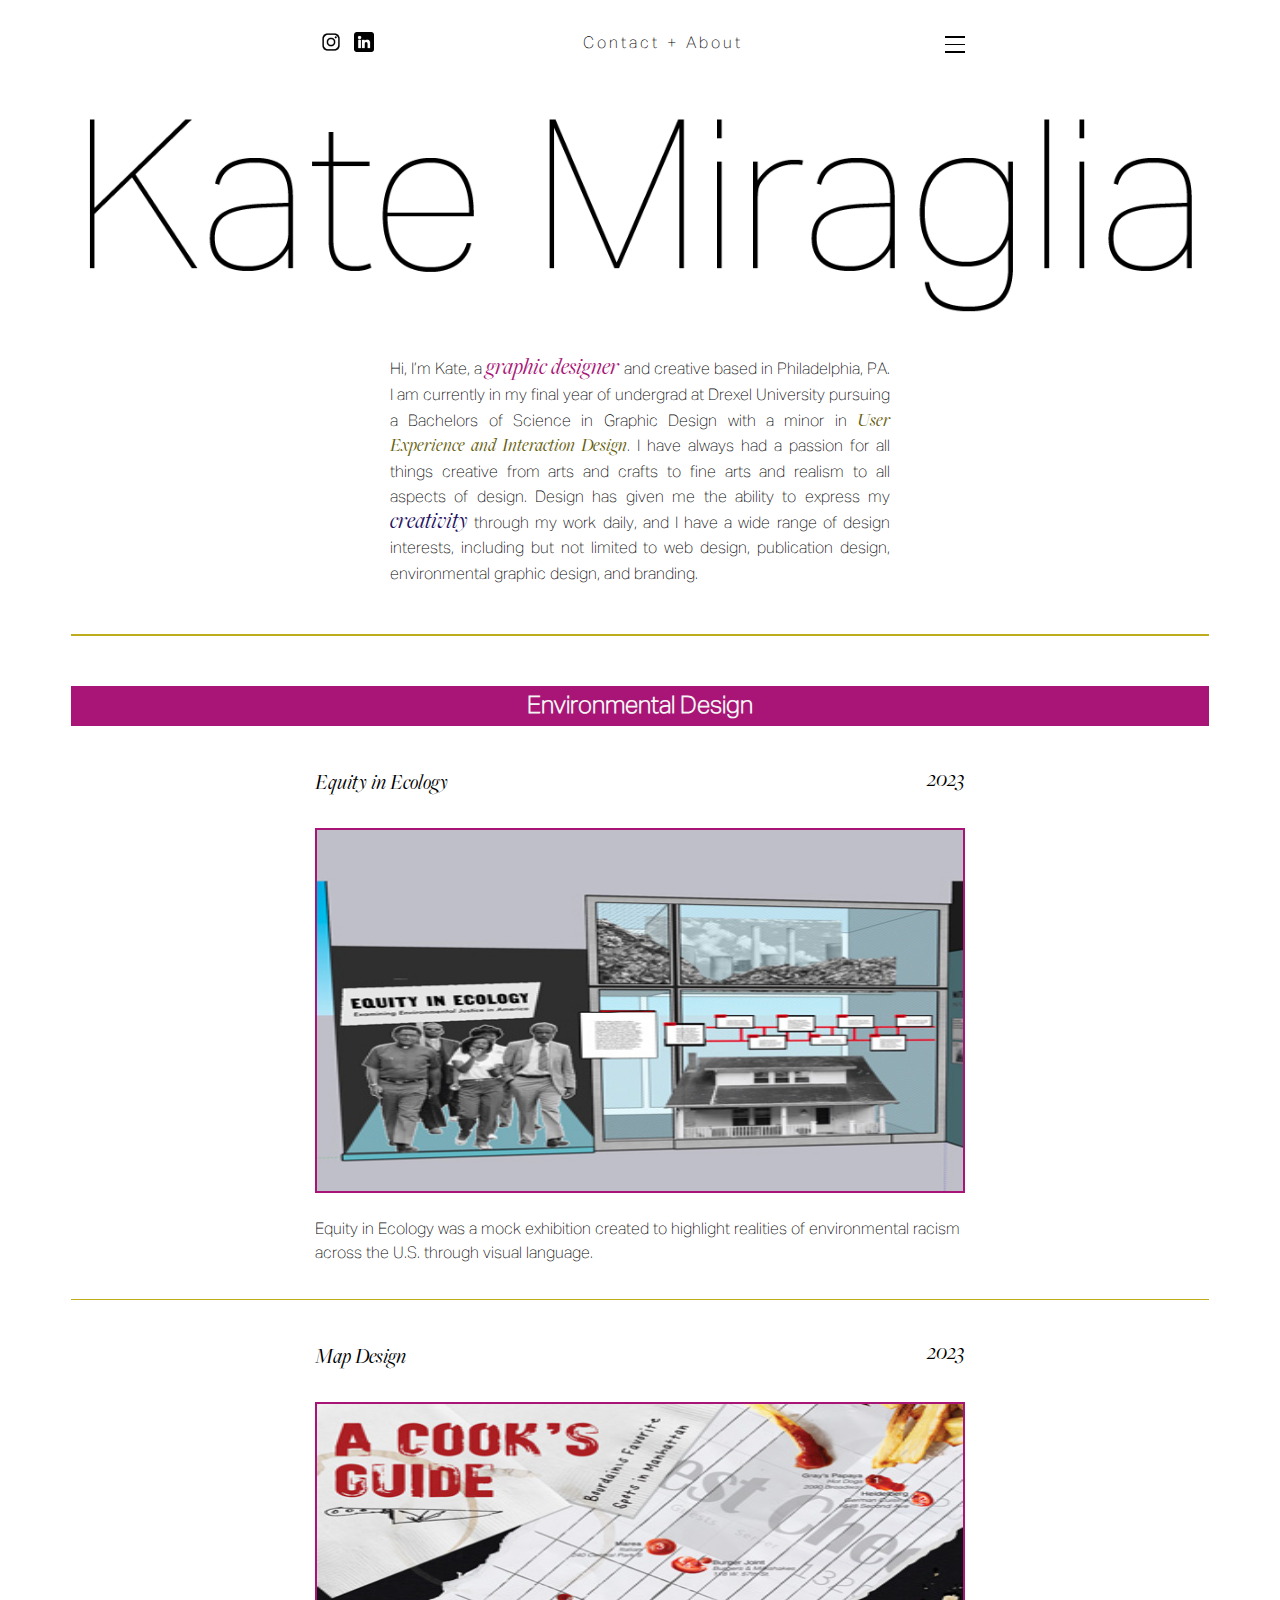
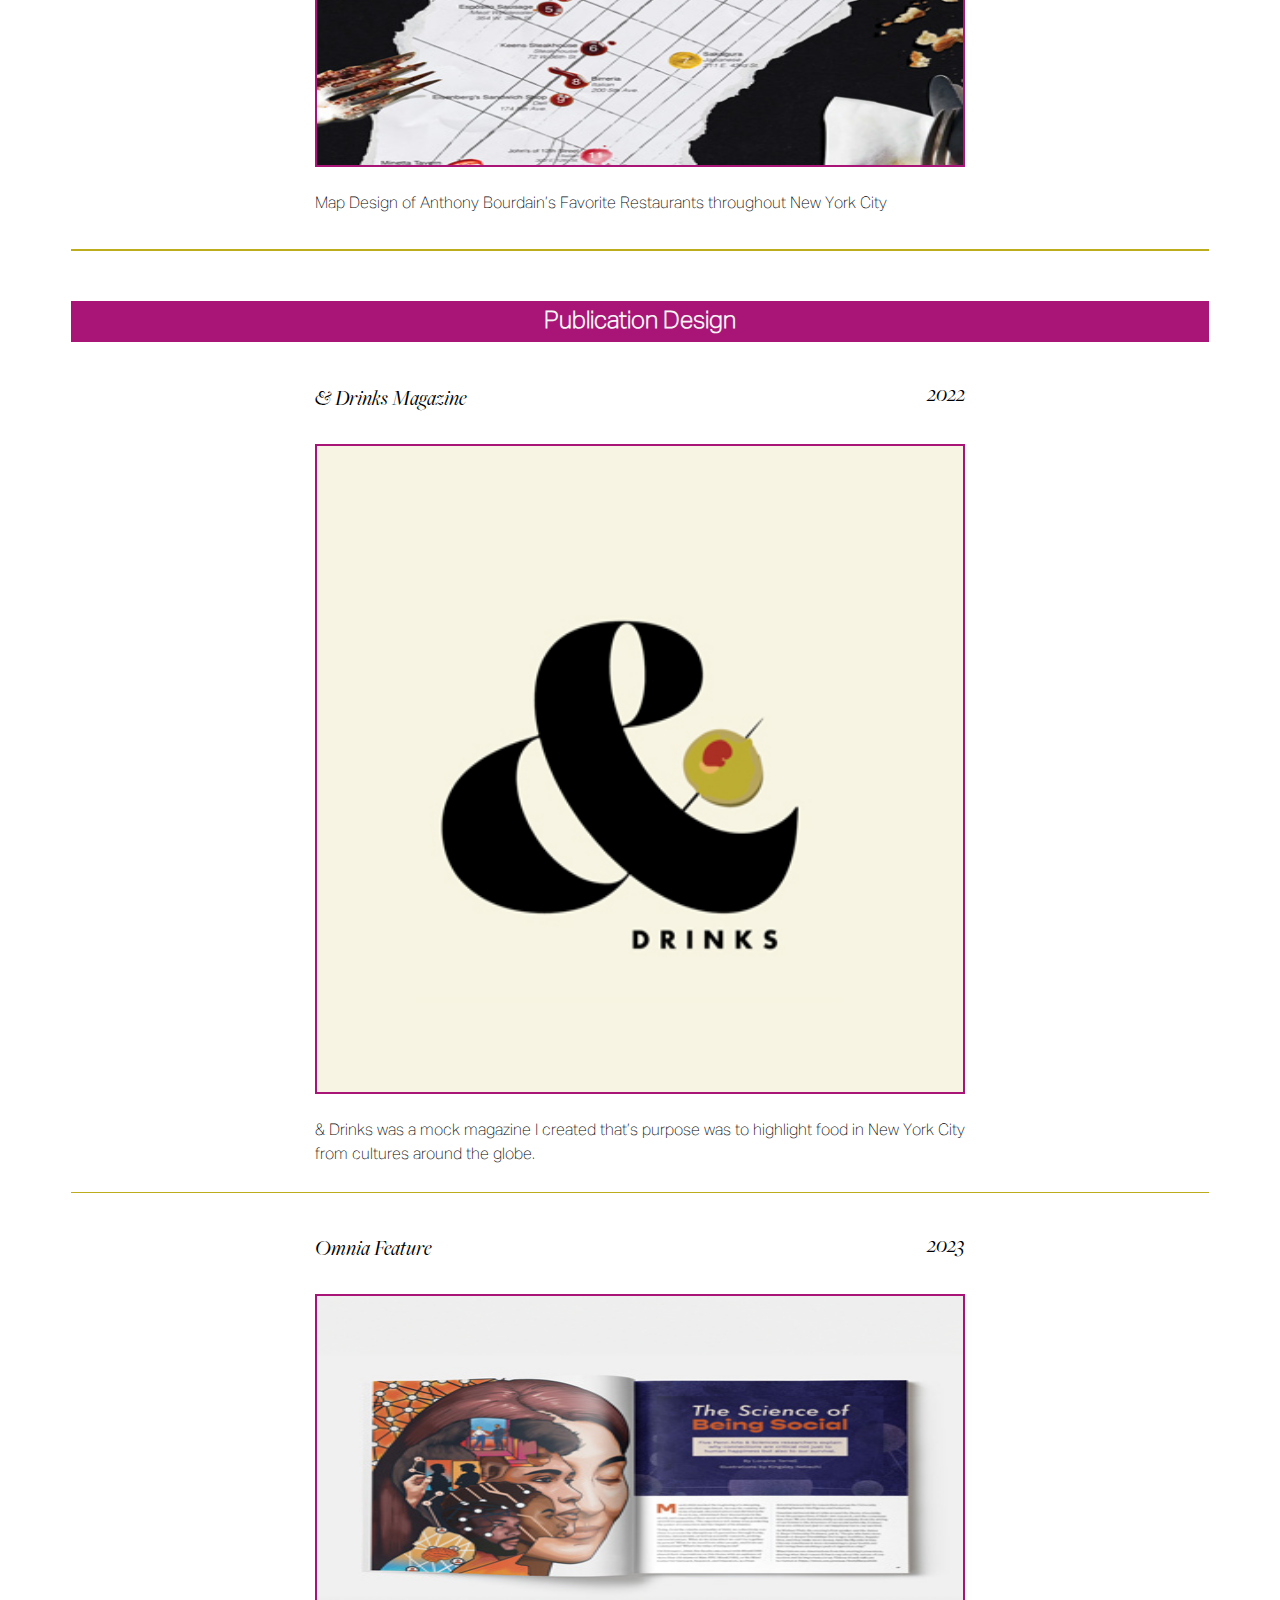
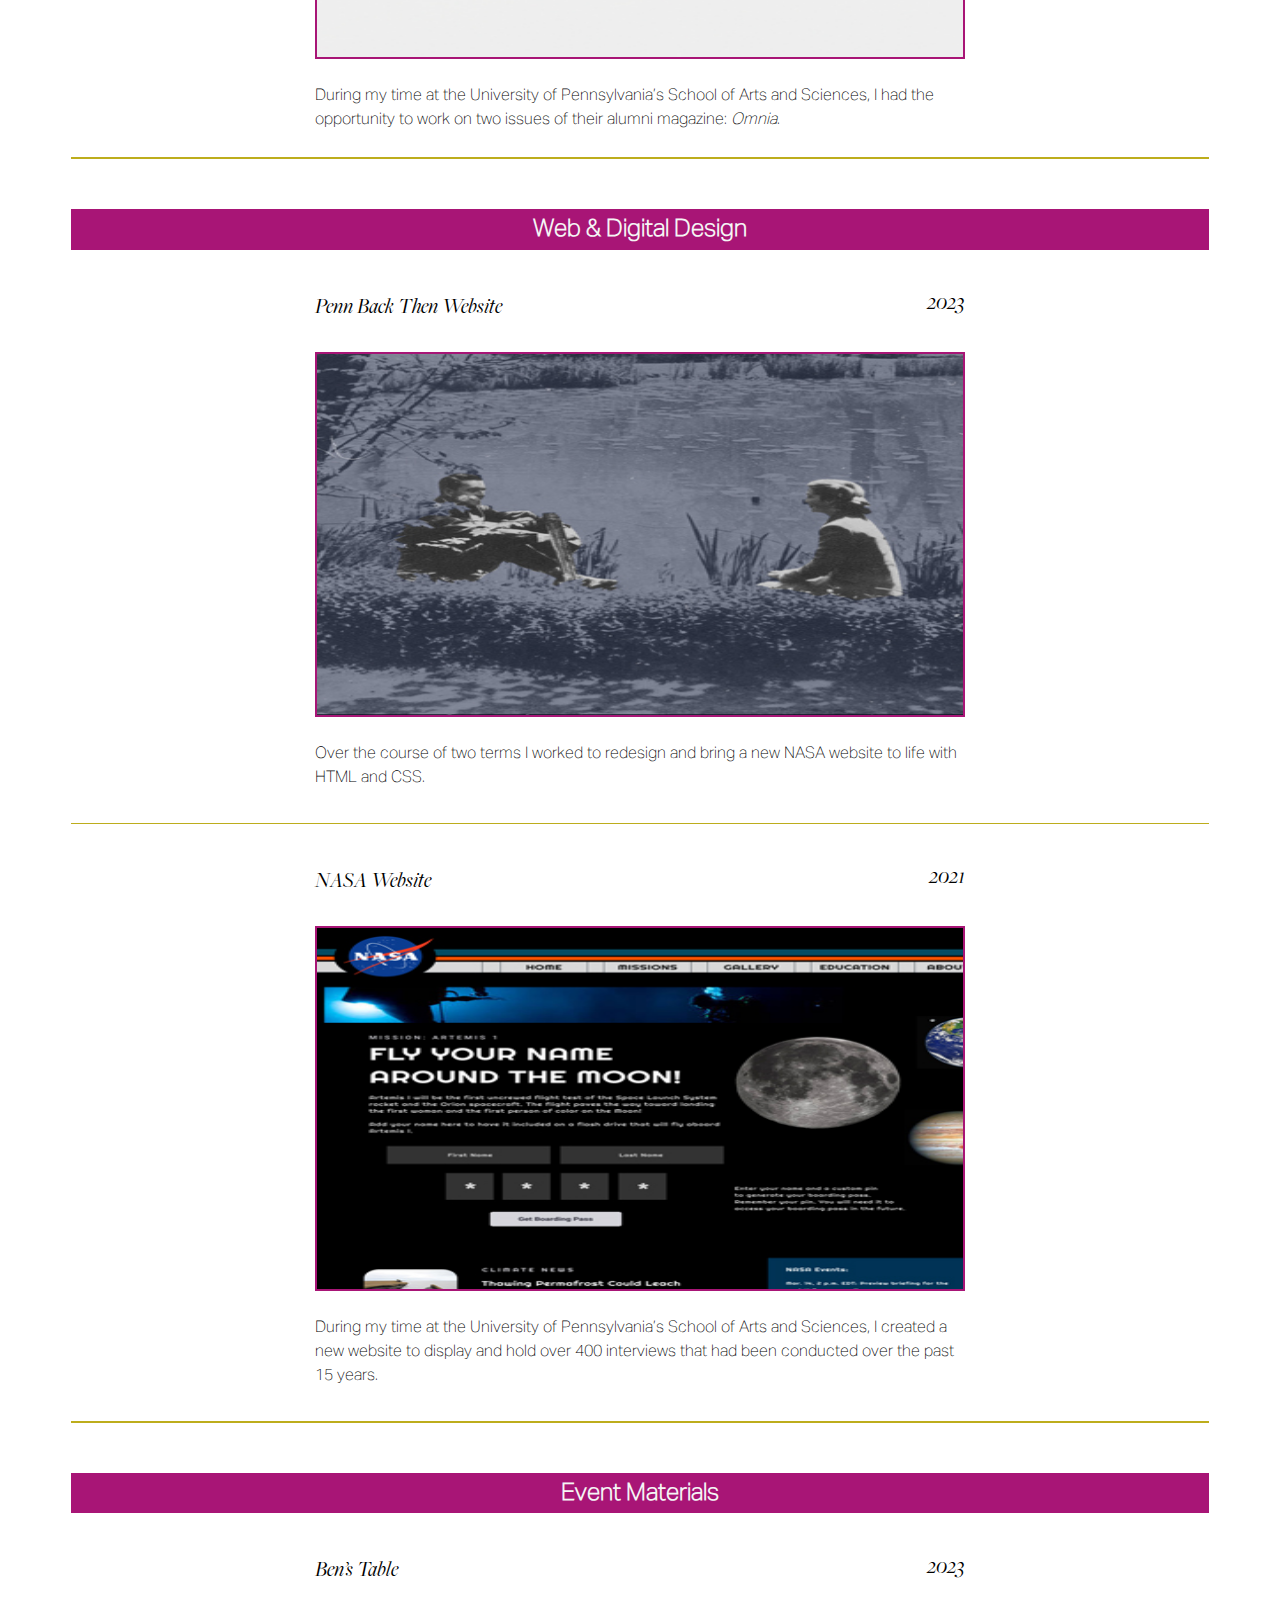
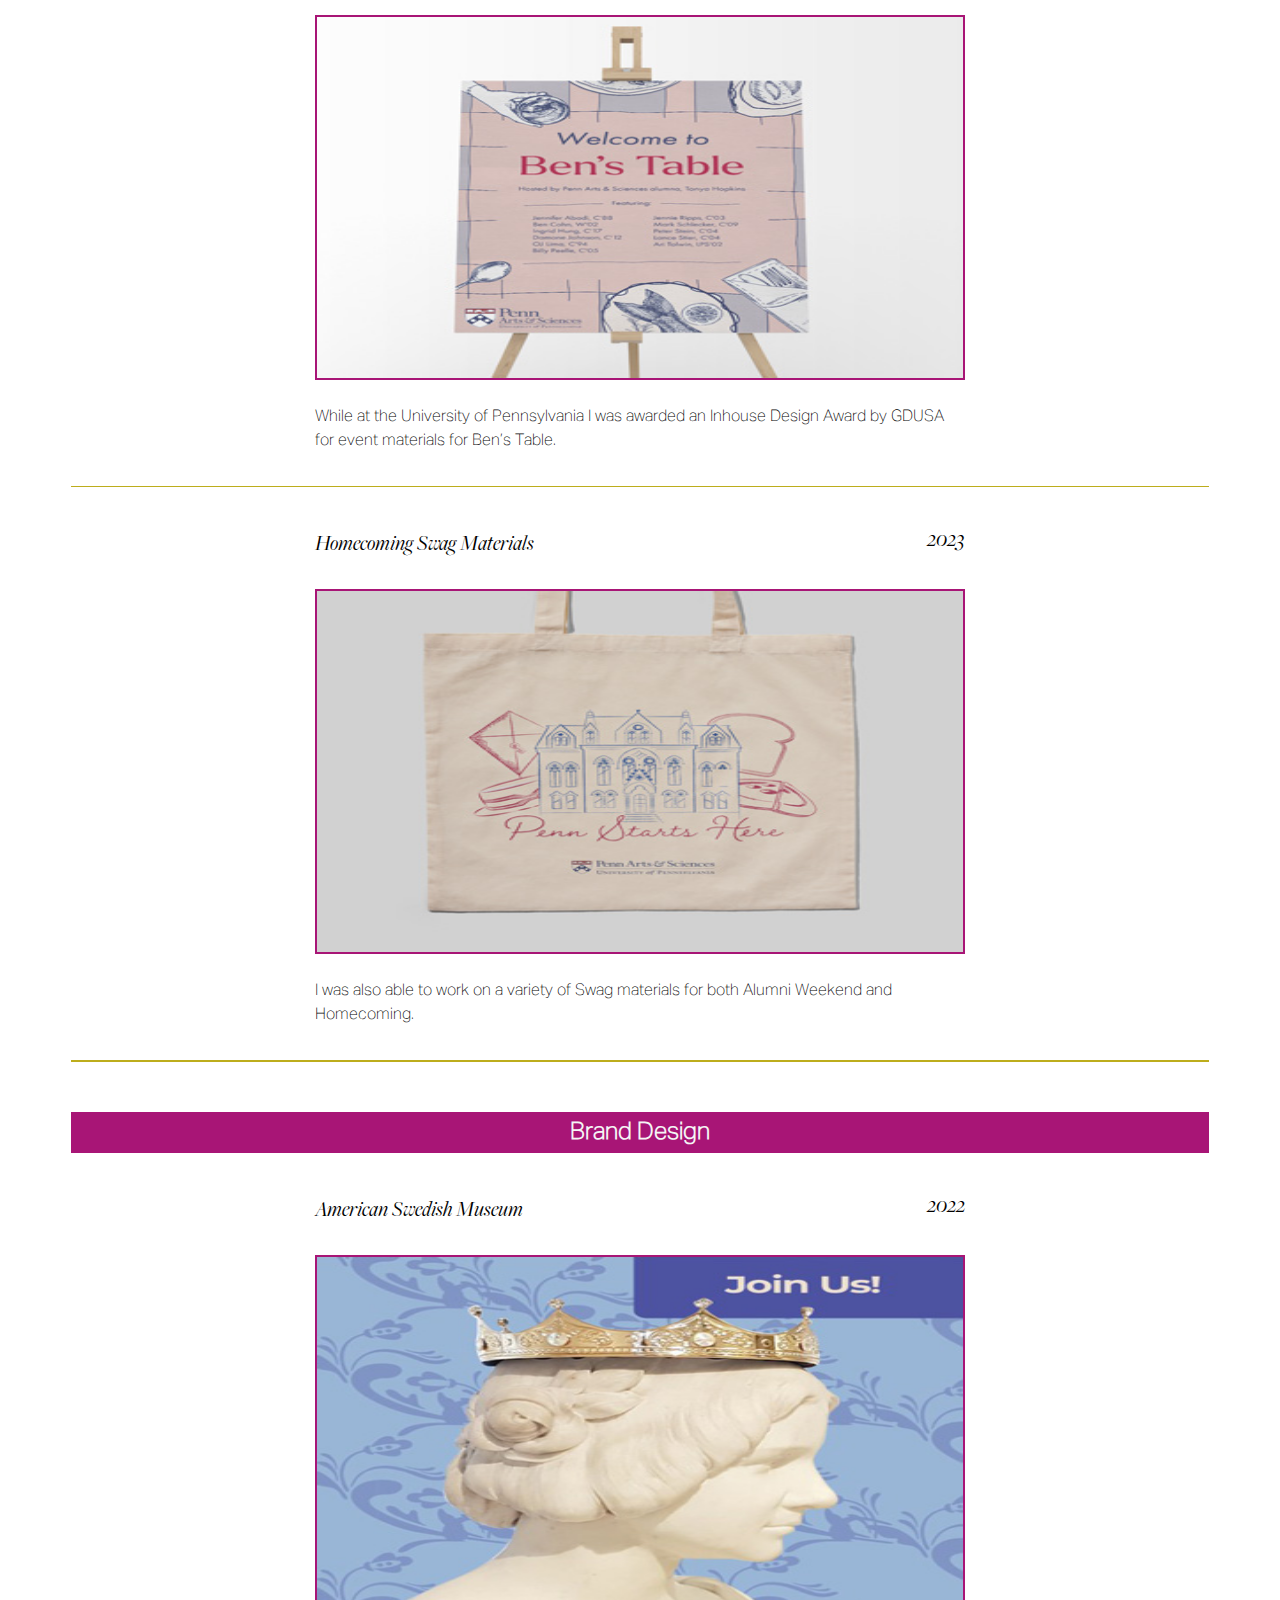
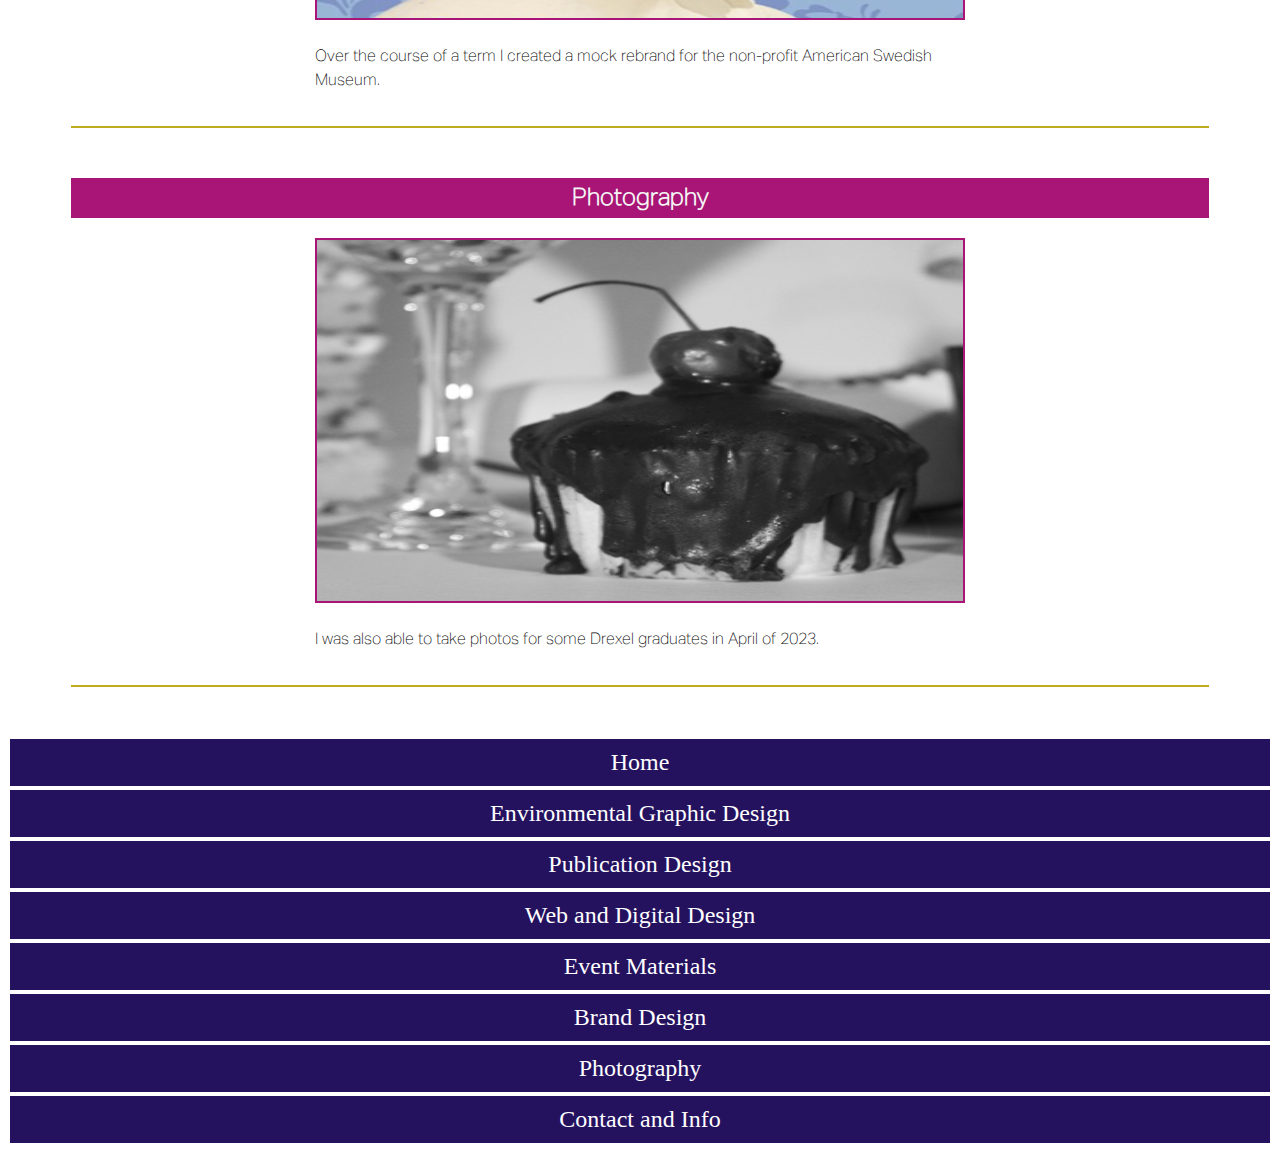
<file: index.html>
<!DOCTYPE html>
<html lang="en">
  <head>
    <meta charset="UTF-8" />
    <meta name="viewport" content="width=device-width, initial-scale=1.0" />
    <link rel="stylesheet" type="text/css" href="styles.css" />
    <title>IDM221-KRM355</title>
  </head>
  <body>
    <header>
      <section class="headercolumn">
        <div class="icons">
          <a
            class="socials"
            href="https://www.instagram.com/artofkate/"
            target="_blank"
          >
            <img
              class="socials"
              src="Images/instagram.png"
              width="20"
              alt="Instagram Icon"
          /></a>

          <a
            class="socials"
            href="https://www.linkedin.com/in/kate-miraglia-063b0910a/"
            target="_blank"
          >
            <img
              class="socials"
              src="Images/linkedin.png"
              width="20"
              alt="LinkedIn Icon"
          /></a>
        </div>
        <a class="centertitle" href="contact.html">Contact + About</a>
        <a href="index.html#bottom">
          <div class="hamburger_container">
            <hr class="hamburger" />
            <hr class="hamburger" />
            <hr class="hamburger" />
          </div>
        </a>
      </section>
    </header>
    <a class="nameimg" href="index.html">
      <img
        class="kateimage"
        src="Images/name.png"
        alt="Kate Miraglia"
        width="365"
      />
    </a>

    <p class="bio-paragraph">
      Hi, I’m Kate, a <span class="pull1"> graphic designer</span> and creative
      based in Philadelphia, PA. I am currently in my final year of undergrad at
      Drexel University pursuing a Bachelors of Science in Graphic Design with a
      minor in
      <span class="pull2">User Experience and Interaction Design</span>. I have
      always had a passion for all things creative from arts and crafts to fine
      arts and realism to all aspects of design. Design has given me the ability
      to express my <span class="pull3">creativity</span> through my work daily,
      and I have a wide range of design interests, including but not limited to
      web design, publication design, environmental graphic design, and
      branding.
    </p>
    <hr />
    <!--Environmental Design-->
    <section class="project-category">
      <a class="homecategories" href="egd.html"
        ><h2>Environmental Design</h2></a
      >
      <!--EGD Project1-->
      <div class="project">
        <div class="image-text">
          <div class="left-text"><h3>Equity in Ecology</h3></div>
          <div class="right-text"><h4>2023</h4></div>
        </div>
        <a class="homepage-images-container" href="egd.html#equity">
          <img
            class="coverimages"
            src="Images/Equity_Cover.jpg"
            alt="Equity in Equality Cover"
            width="365"
            height="365"
          />
        </a>

        <!--EGD Project 1 Description-->
        <p class="description">
          Equity in Ecology was a mock exhibition created to highlight realities
          of environmental racism across the U.S. through visual language.
        </p>
      </div>
      <hr class="betweenproject" />
      <!--separate projects in each category-->
      <!--EGD Project2-->
      <div class="project">
        <div class="image-text">
          <div class="left-text"><h3>Map Design</h3></div>
          <div class="right-text"><h4>2023</h4></div>
        </div>

        <a class="homepage-images-container" href="egd.html#map">
          <img
            src="Images/cook'sguide_cover.jpg"
            alt="Map of Anthony Bourdain's Favorite NYC Restaurants"
            class="coverimages"
            width="365"
            height="365"
          />
        </a>
        <!--EGD Project 2 Description-->
        <p class="description">
          Map Design of Anthony Bourdain’s Favorite Restaurants throughout New
          York City 
        </p>
      </div>
    </section>
    <hr />
    <!--Publication Design-->
    <section class="project-category">
      <a class="homecategories" href="publication.html"
        ><h2>Publication Design</h2></a
      >
      <!--Publication Project 1-->
      <div class="project">
        <div class="image-text">
          <div class="left-text"><h3>& Drinks Magazine</h3></div>
          <div class="right-text"><h4>2022</h4></div>
        </div>

        <a class="homepage-images-container" href="publication.html#drinks">
          <img
            src="Images/anddrinkslogo.jpg"
            alt="And Drinks logo"
            class="coverimages"
            width="365"
          />
        </a>
      </div>
      <!--Publication Project 1 Description -->
      <p class="description">
        & Drinks was a mock magazine I created that’s purpose was to highlight
        food in New York City from cultures around the globe. 
      </p>
      <hr class="betweenproject" />
      <!--Publication Project 2 -->
      <div class="project">
        <div class="image-text">
          <div class="left-text">
            <h3><i>Omnia</i> Feature</h3>
          </div>
          <div class="right-text"><h4>2023</h4></div>
        </div>

        <a class="homepage-images-container" href="publication.html#omnia">
          <img
            src="Images/SS_Omnia_Spread1-Index.jpg"
            alt="Omnia magazine spread"
            class="coverimages"
            width="365"
            height="365"
          />
        </a>
      </div>
      <!--Publication Project 1 Description -->
      <p class="description">
        During my time at the University of Pennsylvania’s School of Arts and
        Sciences, I had the opportunity to work on two issues of their alumni
        magazine: <i>Omnia</i>.
      </p>
    </section>
    <hr />
    <!--Web & Digital Design -->
    <section class="project-category">
      <a class="homecategories" href="web.html"
        ><h2>Web & Digital Design</h2></a
      >
      <!--Web Project 1  -->

      <div class="project">
        <div class="image-text">
          <div class="left-text"><h3>Penn Back Then Website</h3></div>
          <div class="right-text"><h4>2023</h4></div>
        </div>

        <a class="homepage-images-container" href="web.html#pbt">
          <img
            src="Images/PBTHome.jpg"
            alt="Homepage of Penn Back Then Site"
            class="coverimages"
            width="365"
            height="365"
          />
        </a>
        <!--Web Project 1 Description -->
        <p class="description">
          Over the course of two terms I worked to redesign and bring a new NASA
          website to life with HTML and CSS. 
        </p>
      </div>
    </section>
    <hr class="betweenproject" />
    <!--separate projects in each category-->

    <!--Web Project 2 -->
    <section class="project">
      <div class="image-text">
        <div class="left-text"><h3>NASA Website</h3></div>
        <div class="right-text"><h4>2021</h4></div>
      </div>

      <a class="homepage-images-container" href="web.html#nasa">
        <img
          src="Images/nasa_home.jpg"
          alt="Homepage of Nasa Site"
          class="coverimages"
          width="365"
          height="365"
        />
      </a>
      <!--Web Project 2 Description -->
      <p class="description">
        During my time at the University of Pennsylvania’s School of Arts and
        Sciences, I created a new website to display and hold over 400
        interviews that had been conducted over the past 15 years. 
      </p>
    </section>
    <hr />
    <!--Event Materials -->
    <section class="project-category">
      <a class="homecategories" href="events.html"><h2>Event Materials</h2></a>
      <!--Event Project 1 -->
      <div class="project">
        <div class="image-text">
          <div class="left-text"><h3>Ben’s Table</h3></div>
          <div class="right-text"><h4>2023</h4></div>
        </div>

        <a class="homepage-images-container" href="events.html#bentable">
          <img
            src="Images/BensTable_EasleMockup.jpg"
            alt="Ben's Table Signage"
            class="coverimages"
            width="365"
            height="365"
          />
        </a>

        <!--Event Project 1 Description -->
        <p class="description">
          While at the University of Pennsylvania I was awarded an Inhouse
          Design Award by GDUSA for event materials for Ben’s Table.
        </p>
      </div>
      <hr class="betweenproject" />
      <!--separate projects in each category-->
      <!--Event Project 2  -->
      <div class="project">
        <div class="image-text">
          <div class="left-text"><h3>Homecoming Swag Materials</h3></div>
          <div class="right-text"><h4>2023</h4></div>
        </div>

        <a class="homepage-images-container" href="events.html#swag">
          <img
            src="Images/FinalTote.jpg"
            alt="=University of Pennsylvania tote bag mockup"
            class="coverimages"
            width="365"
            height="365"
          />
        </a>
        <!--Event Project 2 Description -->
        <p class="description">
          I was also able to work on a variety of Swag materials for both Alumni
          Weekend and Homecoming.
        </p>
      </div>
    </section>
    <hr />
    <!--Branding -->
    <section class="project-category">
      <a class="homecategories" href="brand.html"><h2>Brand Design</h2></a>
      <!--Branding Project 1 -->
      <div class="project">
        <div class="image-text">
          <div class="left-text"><h3>American Swedish Museum</h3></div>
          <div class="right-text"><h4>2022</h4></div>
        </div>

        <a class="homepage-images-container" href="brand.html#swedish">
          <img
            src="Images/Swedish_cover.jpg"
            alt="Woman statue with crown"
            class="coverimages"
            width="365"
            height="365"
          />
        </a>
        <!--Branding Project 1 Description  -->
        <p class="description">
          Over the course of a term I created a mock rebrand for the non-profit
          American Swedish Museum.
        </p>
      </div>
    </section>
    <hr />

    <!--Photography-->
    <section class="project-category">
      <a class="homecategories" href="photo.html"><h2>Photography</h2></a>
      <div class="project">
        <a class="homepage-images-container" href="photo.html">
          <img
            src="Images/photography_cover.jpg"
            alt="=University of Pennsylvania tote bag mockup"
            class="coverimages"
            width="365"
            height="365"
          />
        </a>
        <p class="description">
          I was also able to take photos for some Drexel graduates in April of
          2023.
        </p>
      </div>
    </section>
    <hr />

    <section id="bottom">
      <nav>
        <ul>
          <li><a href="index.html">Home</a></li>
          <li><a href="egd.html">Environmental Graphic Design</a></li>
          <li><a href="publication.html">Publication Design</a></li>
          <li><a href="web.html">Web and Digital Design</a></li>
          <li><a href="events.html">Event Materials</a></li>
          <li><a href="brand.html">Brand Design</a></li>
          <li><a href="photo.html">Photography</a></li>
          <li><a href="contact.html">Contact and Info</a></li>
          <!--Remove Bullets-->
        </ul>
      </nav>
    </section>
  </body>
</html>
</file>
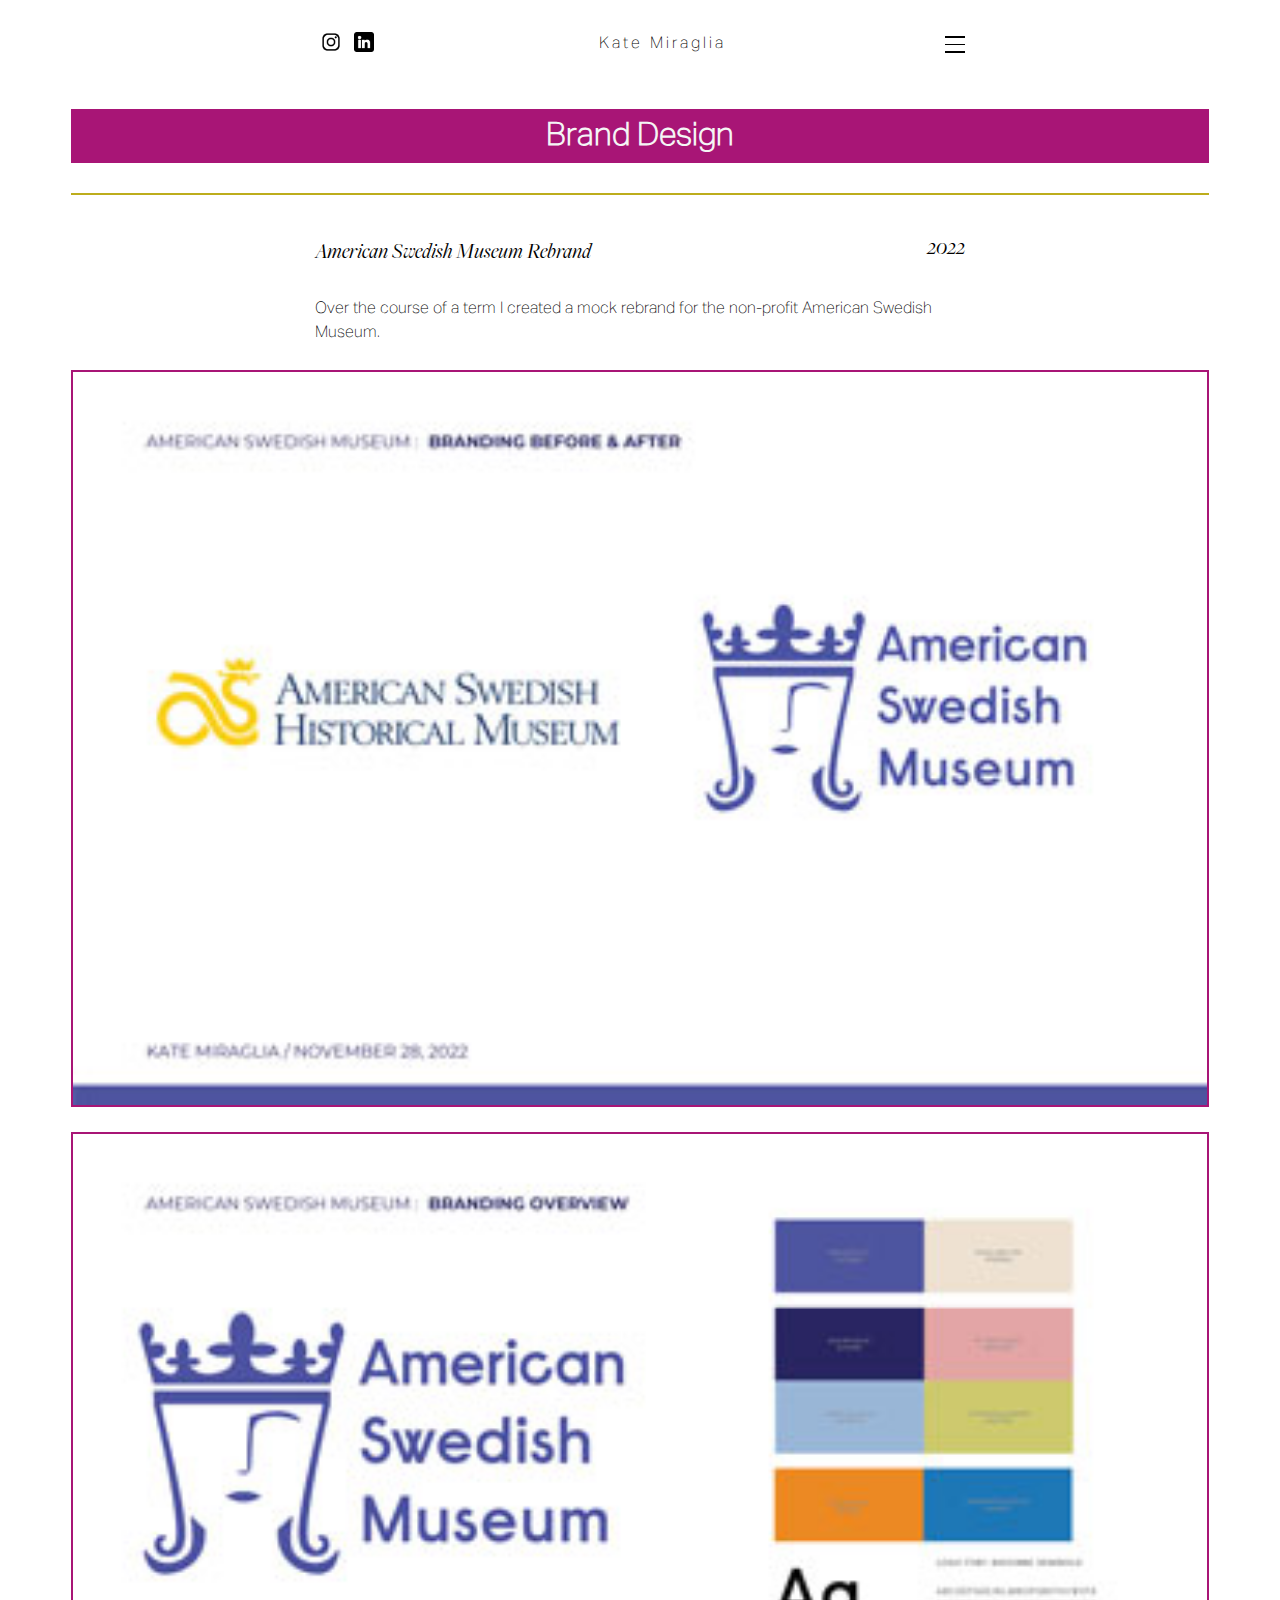
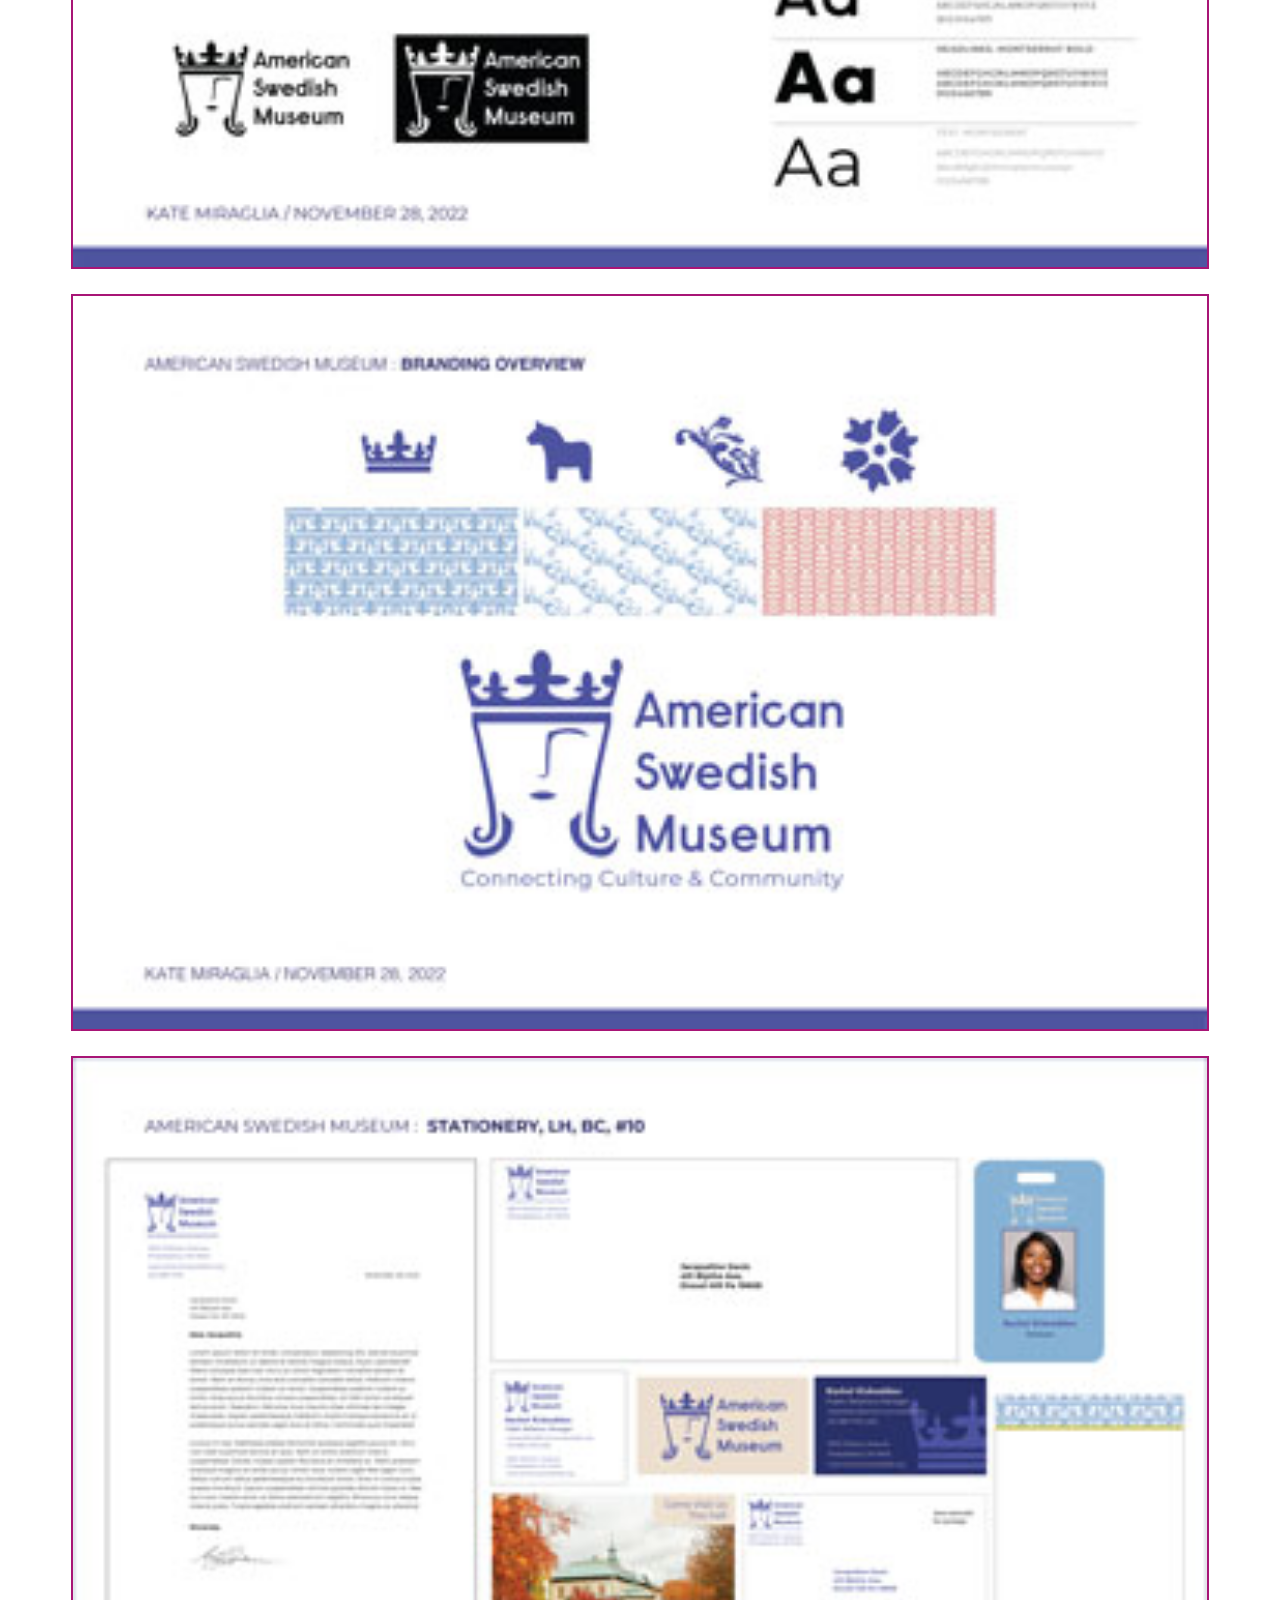
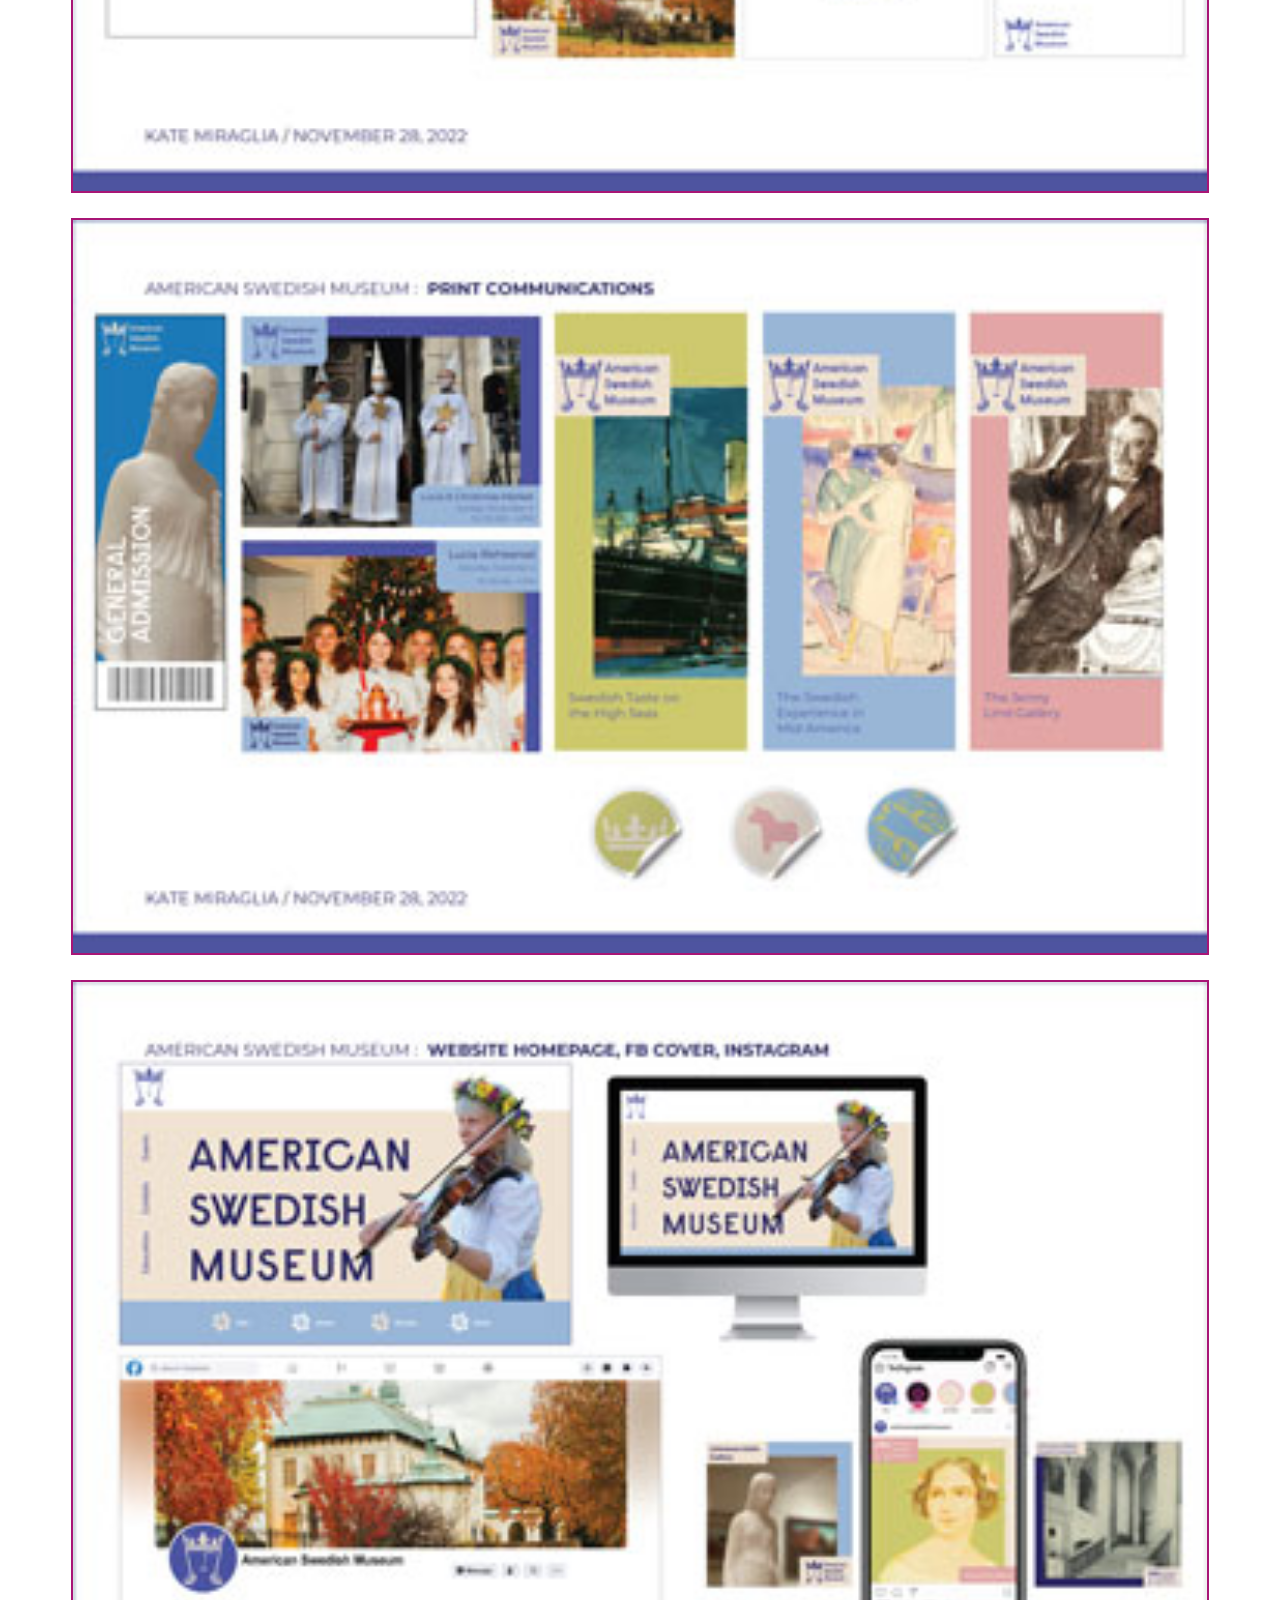
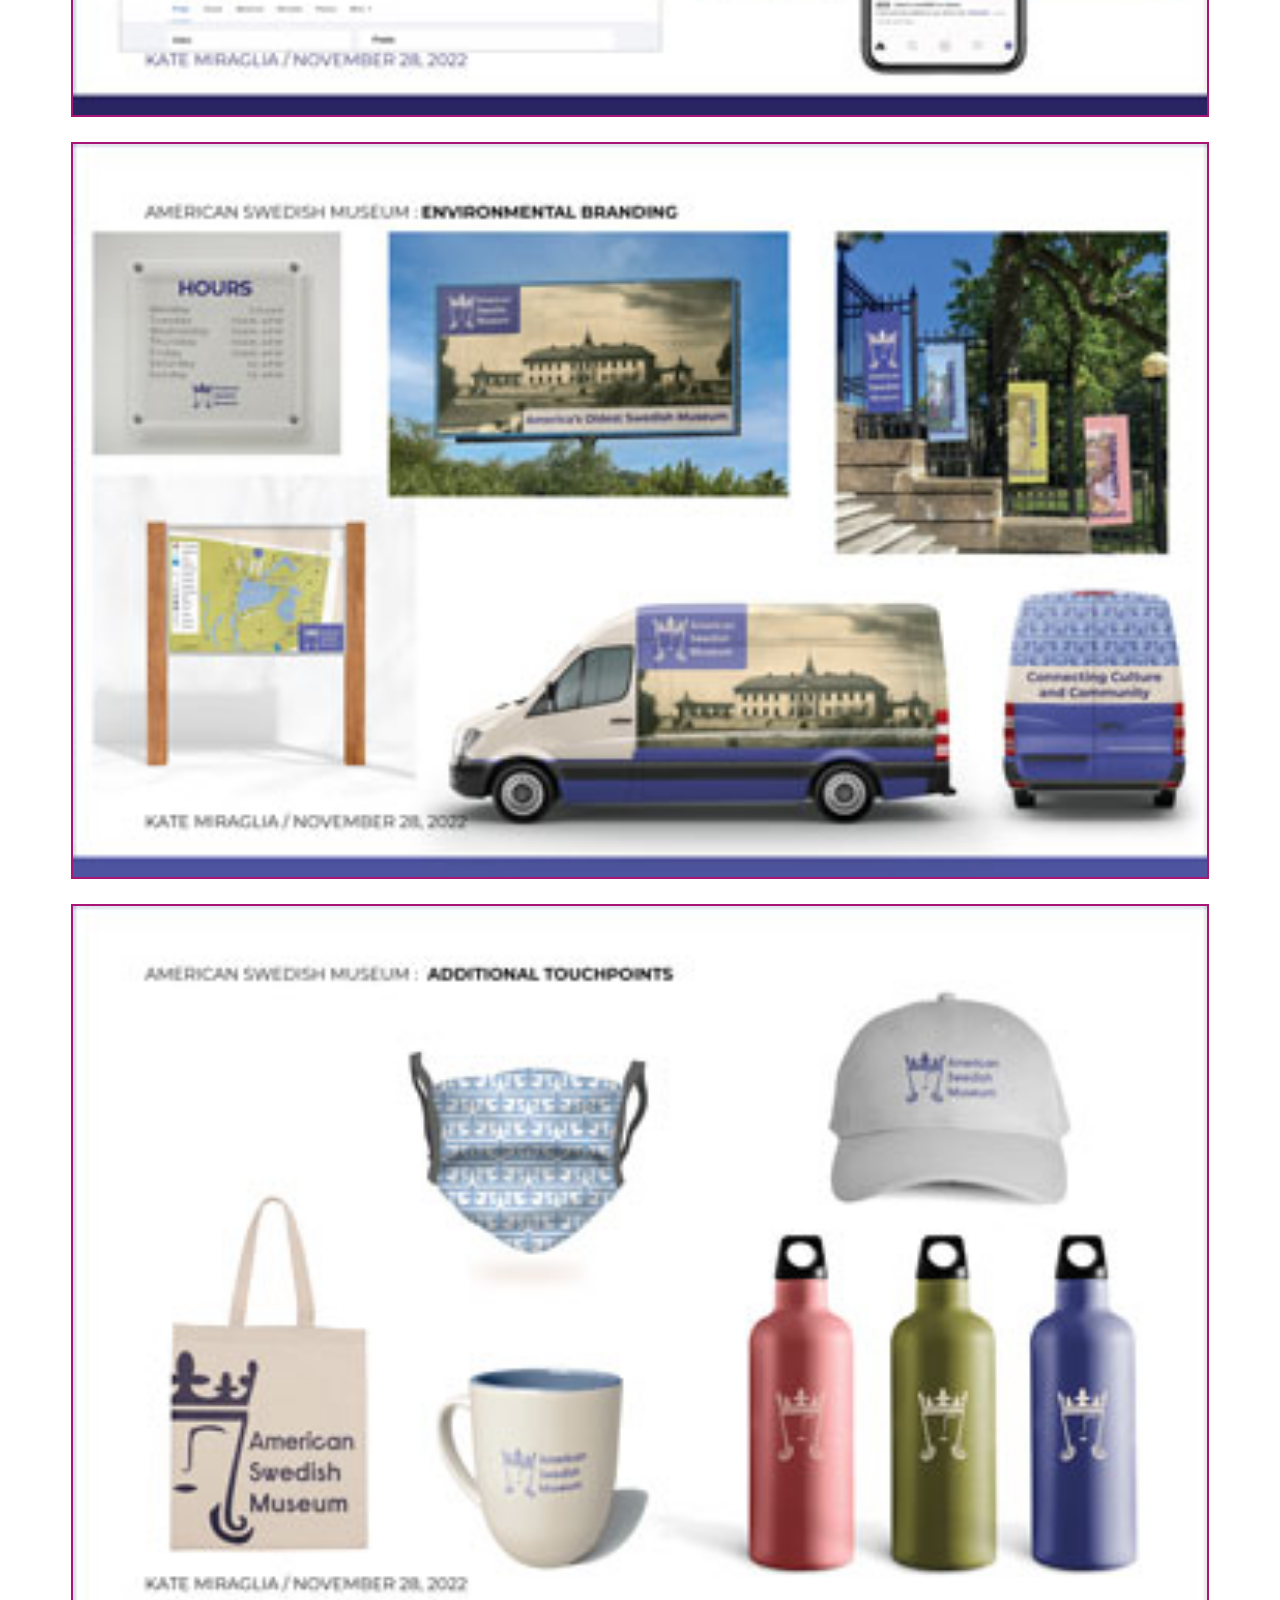
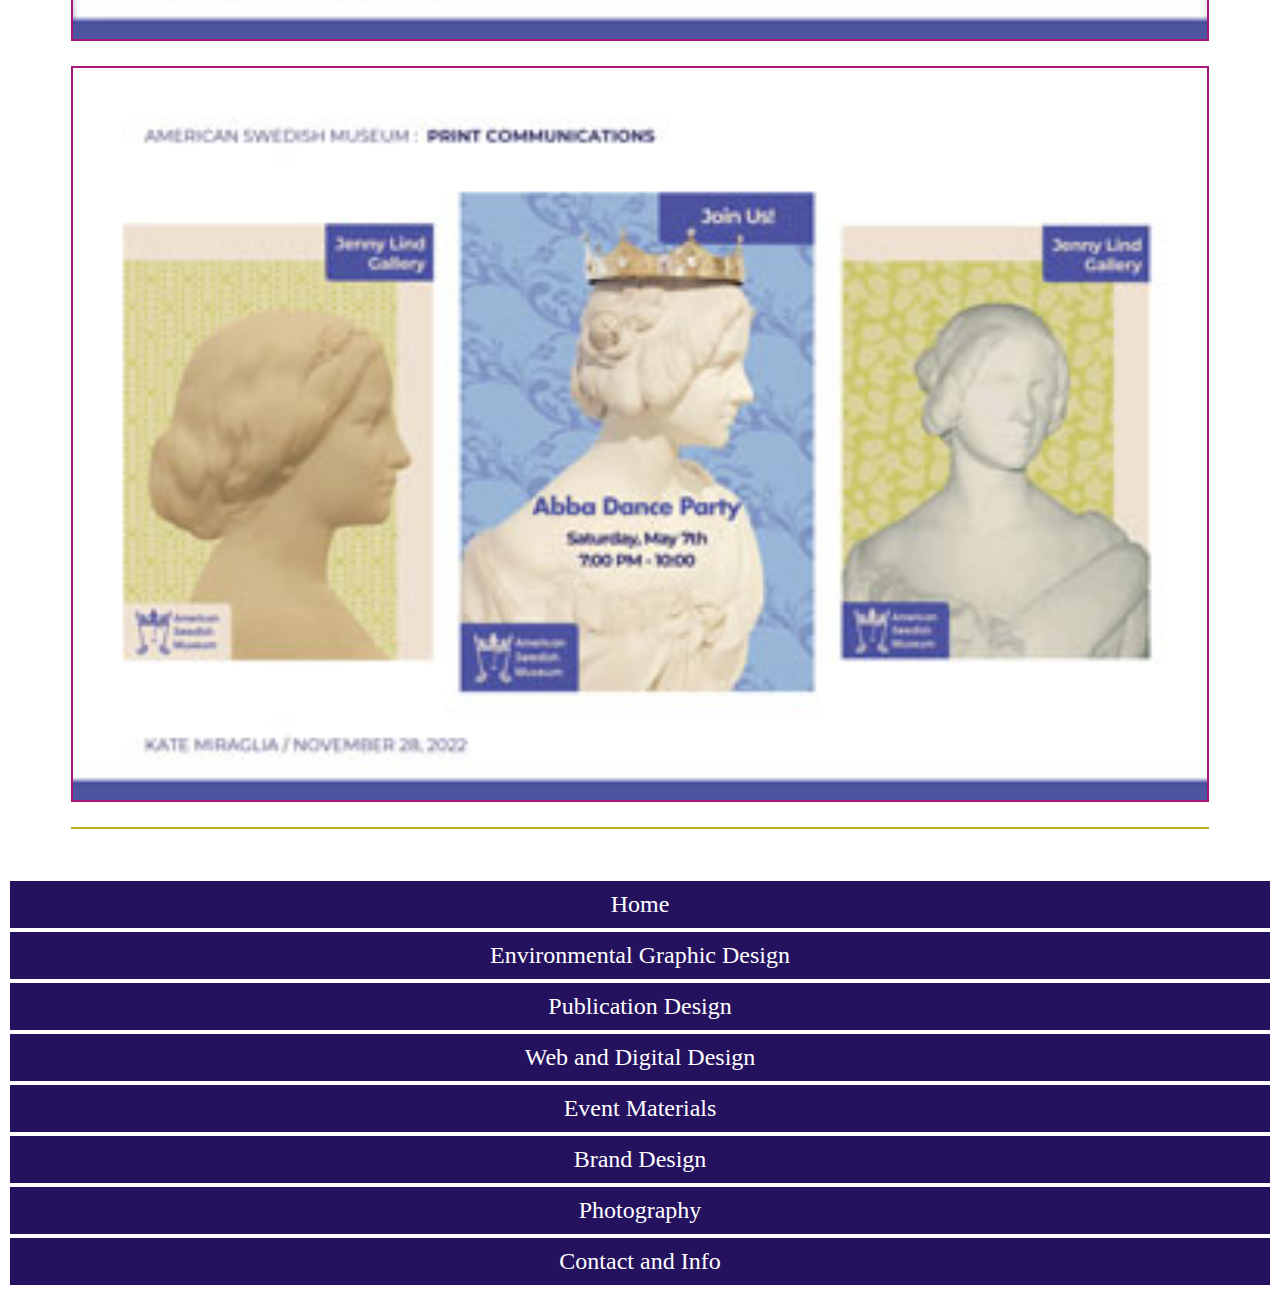
<file: brand.html>
<!DOCTYPE html>
<html lang="en">
  <head>
    <meta charset="UTF-8" />
    <meta name="viewport" content="width=device-width, initial-scale=1.0" />
    <link rel="stylesheet" type="text/css" href="styles.css" />
    <title>Brand Design</title>
  </head>
  <body>
    <header>
      <!--Top Nav-->
      <section class="headercolumn">
        <div class="icons">
          <a
            class="socials"
            href="https://www.instagram.com/artofkate/"
            target="_blank"
          >
            <img
              class="socials"
              src="Images/instagram.png"
              width="20"
              alt="instagram logo"
          /></a>
          <a
            class="socials"
            href="https://www.linkedin.com/in/kate-miraglia-063b0910a/"
            target="_blank"
          >
            <img
              class="socials"
              src="Images/linkedin.png"
              width="20"
              alt="linkedin logo"
            />
          </a>
        </div>
        <a class="centertitle" href="index.html">Kate Miraglia</a>
        <a href="index.html#bottom">
          <div class="hamburger_container">
            <hr class="hamburger" />
            <hr class="hamburger" />
            <hr class="hamburger" />
          </div>
        </a>
      </section>
      <!--Top Nav Ends-->
    </header>

    <div class="homecategories"><h1>Brand Design</h1></div>
    <hr />
    <div id="swedish">
      <div class="image-text">
        <div class="left-text">
          <h3>American Swedish Museum Rebrand</h3>
        </div>
        <div class="right-text"><h4>2022</h4></div>
      </div>
      <p>
        Over the course of a term I created a mock rebrand for the non-profit
        American Swedish Museum.
      </p>
    </div>
    <!--Images-->
    <figure>
      <img
        src="Images/swedish2.jpg"
        alt="Previous and updated logo of the American Swedish Museum "
        class="homepage-images"
        width="365"
      />

      <img
        src="Images/swedish4.jpg"
        alt="Logo example with color palette"
        class="homepage-images"
        width="365"
      />

      <img
        src="Images/swedish6.jpg"
        alt="Icons and patterns with logo"
        class="homepage-images"
        width="365"
      />
      <img
        src="Images/swedish7.jpg"
        alt="Collection of stationary"
        class="homepage-images"
        width="365"
      />
      <img
        src="Images/swedish8.jpg"
        alt="Collection of brochures"
        class="homepage-images"
        width="365"
      />
      <img
        src="Images/swedish9.jpg"
        alt="Digital mockups of branding materials"
        class="homepage-images"
        width="365"
      />
      <img
        src="Images/swedish10.jpg"
        alt="Mockups of the branding in use"
        class="homepage-images"
        width="365"
      />
      <img
        src="Images/swedish11.jpg"
        alt="Branding of different merchandise"
        class="homepage-images"
        width="365"
      />
      <img
        src="Images/swedish12.jpg"
        alt="Set of posters"
        class="homepage-images"
        width="365"
      />
    </figure>
    <hr />
    <section id="bottom">
      <nav>
        <ul>
          <li><a href="index.html">Home</a></li>
          <li><a href="egd.html">Environmental Graphic Design</a></li>
          <li><a href="publication.html">Publication Design</a></li>
          <li><a href="web.html">Web and Digital Design</a></li>
          <li><a href="events.html">Event Materials</a></li>
          <li><a href="brand.html">Brand Design</a></li>
          <li><a href="photo.html">Photography</a></li>
          <li><a href="contact.html">Contact and Info</a></li>

          <!--Remove Bullets-->
        </ul>
      </nav>
    </section>
  </body>
</html>
</file>
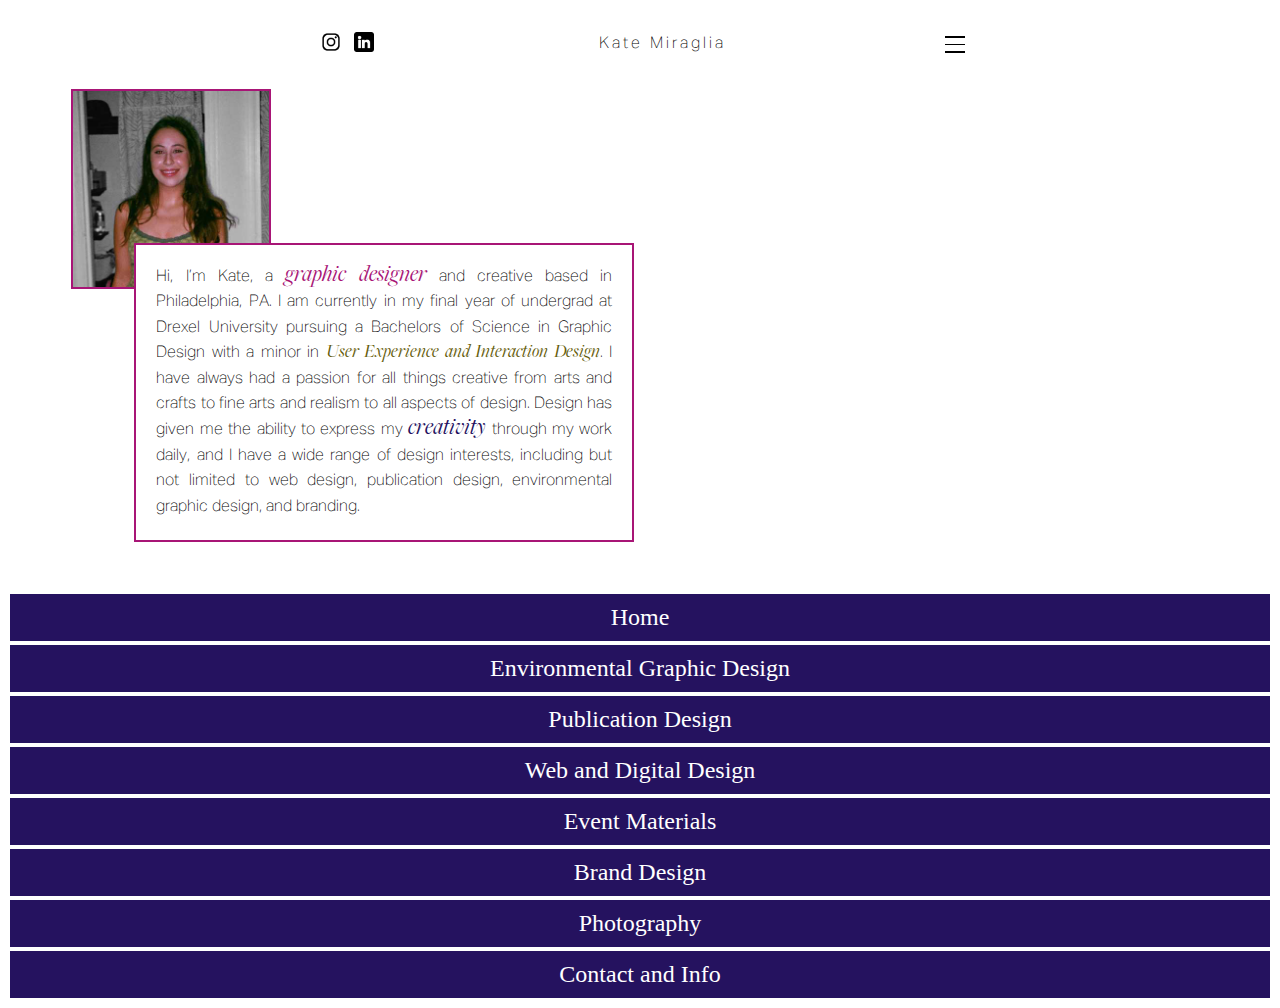
<file: contact.html>
<!DOCTYPE html>
<html lang="en">
  <head>
    <meta charset="UTF-8" />
    <meta name="viewport" content="width=device-width, initial-scale=1.0" />
    <link rel="stylesheet" type="text/css" href="styles.css" />

    <title>Contact and Info</title>
  </head>
  <body>
    <header>
      <!--Top Nav-->
      <section class="headercolumn">
        <div class="icons">
          <a
            class="socials"
            href="https://www.instagram.com/artofkate/"
            target="_blank"
          >
            <img
              class="socials"
              src="Images/instagram.png"
              width="20"
              alt="instagram logo"
          /></a>
          <a
            class="socials"
            href="https://www.linkedin.com/in/kate-miraglia-063b0910a/"
            target="_blank"
          >
            <img
              class="socials"
              src="Images/linkedin.png"
              width="20"
              alt="linkedin logo"
            />
          </a>
        </div>
        <a class="centertitle" href="index.html">Kate Miraglia</a>
        <a href="contact.html#bottom">
          <div class="hamburger_container">
            <hr class="hamburger" />
            <hr class="hamburger" />
            <hr class="hamburger" />
          </div>
        </a>
      </section>
      <!--Top Nav End-->
    </header>

    <img
      class="headshot"
      src="Images/IMG_8121.jpg"
      alt="Kate Miraglia"
      width="200"
    />
    <p class="bio-paragraph_contact">
      Hi, I’m Kate, a <span class="pull1"> graphic designer</span> and creative
      based in Philadelphia, PA. I am currently in my final year of undergrad at
      Drexel University pursuing a Bachelors of Science in Graphic Design with a
      minor in
      <span class="pull2">User Experience and Interaction Design</span>. I have
      always had a passion for all things creative from arts and crafts to fine
      arts and realism to all aspects of design. Design has given me the ability
      to express my <span class="pull3">creativity</span> through my work daily,
      and I have a wide range of design interests, including but not limited to
      web design, publication design, environmental graphic design, and
      branding.
    </p>

    <section id="bottom">
      <nav>
        <ul>
          <li><a href="index.html">Home</a></li>
          <li><a href="egd.html">Environmental Graphic Design</a></li>
          <li><a href="publication.html">Publication Design</a></li>
          <li><a href="web.html">Web and Digital Design</a></li>
          <li><a href="events.html">Event Materials</a></li>
          <li><a href="brand.html">Brand Design</a></li>
          <li><a href="photo.html">Photography</a></li>
          <li><a href="contact.html">Contact and Info</a></li>

          <!--Remove Bullets-->
        </ul>
      </nav>
    </section>
  </body>
</html>
</file>
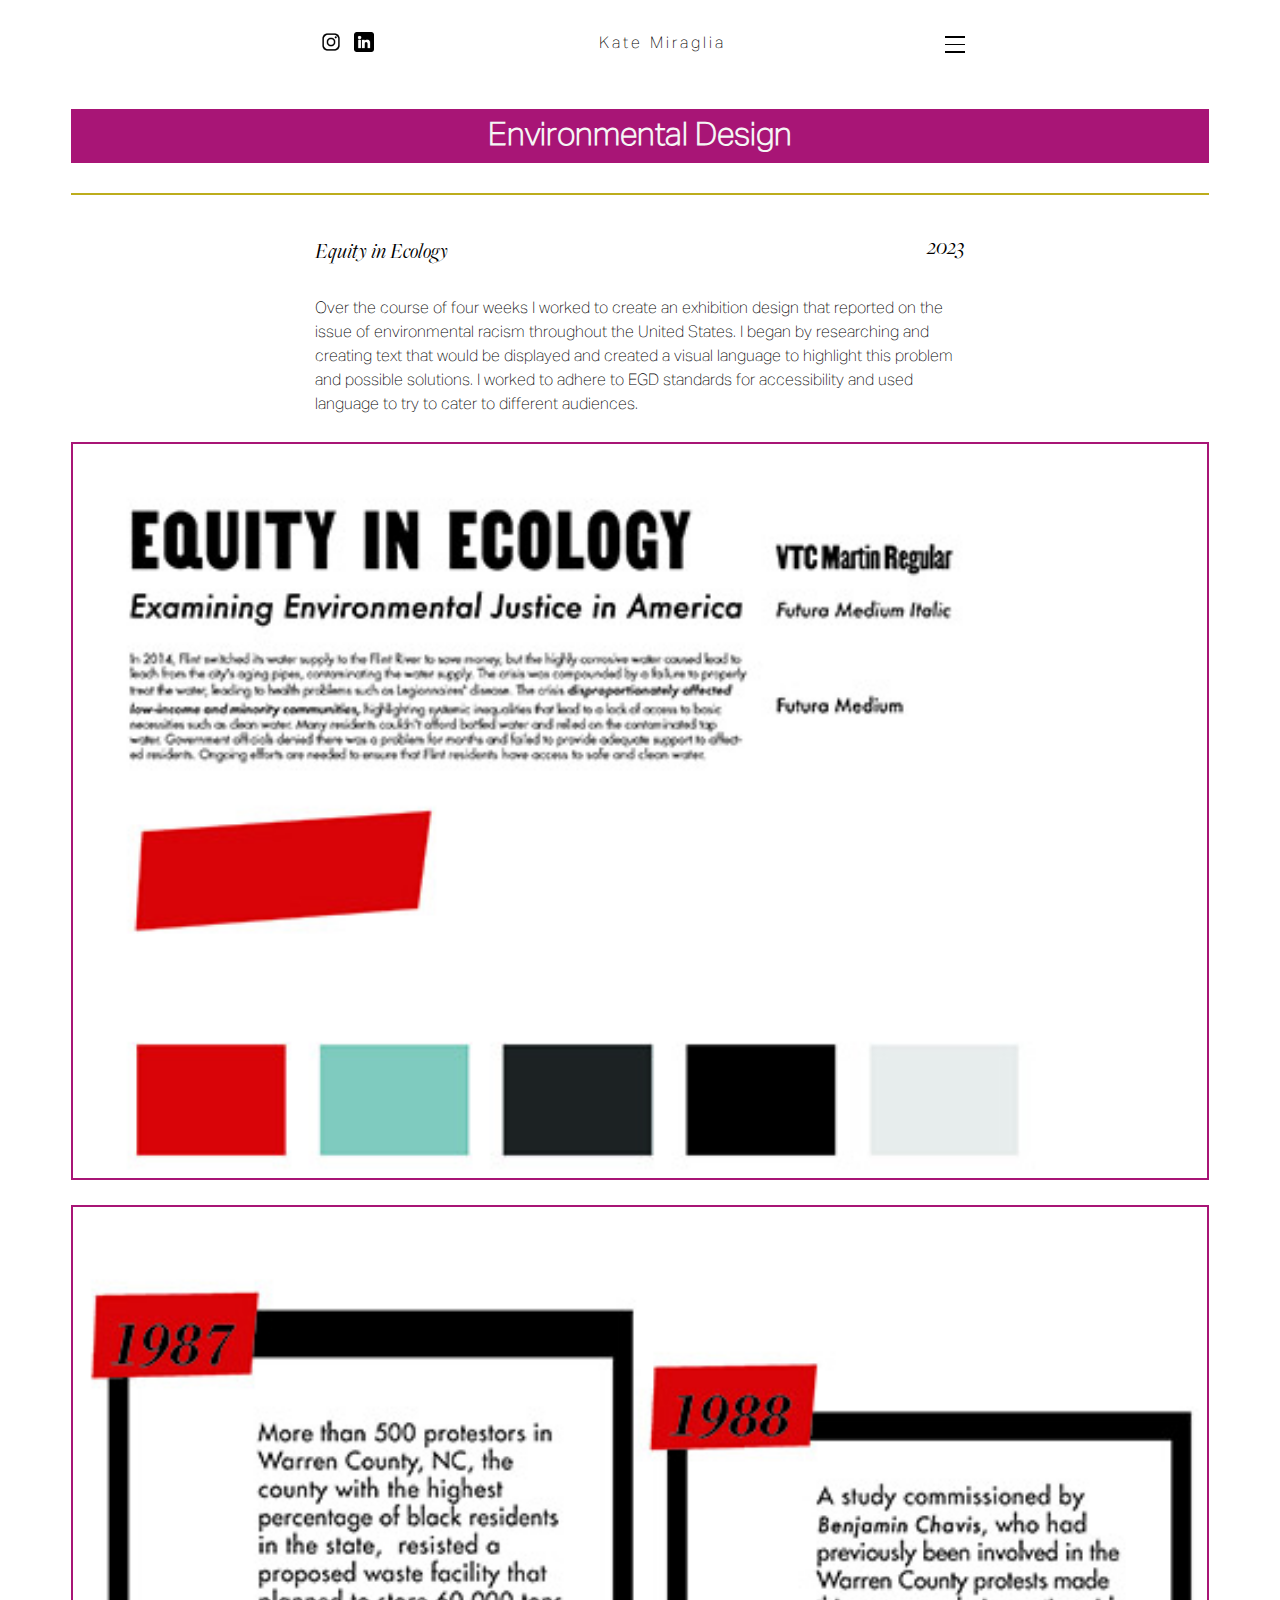
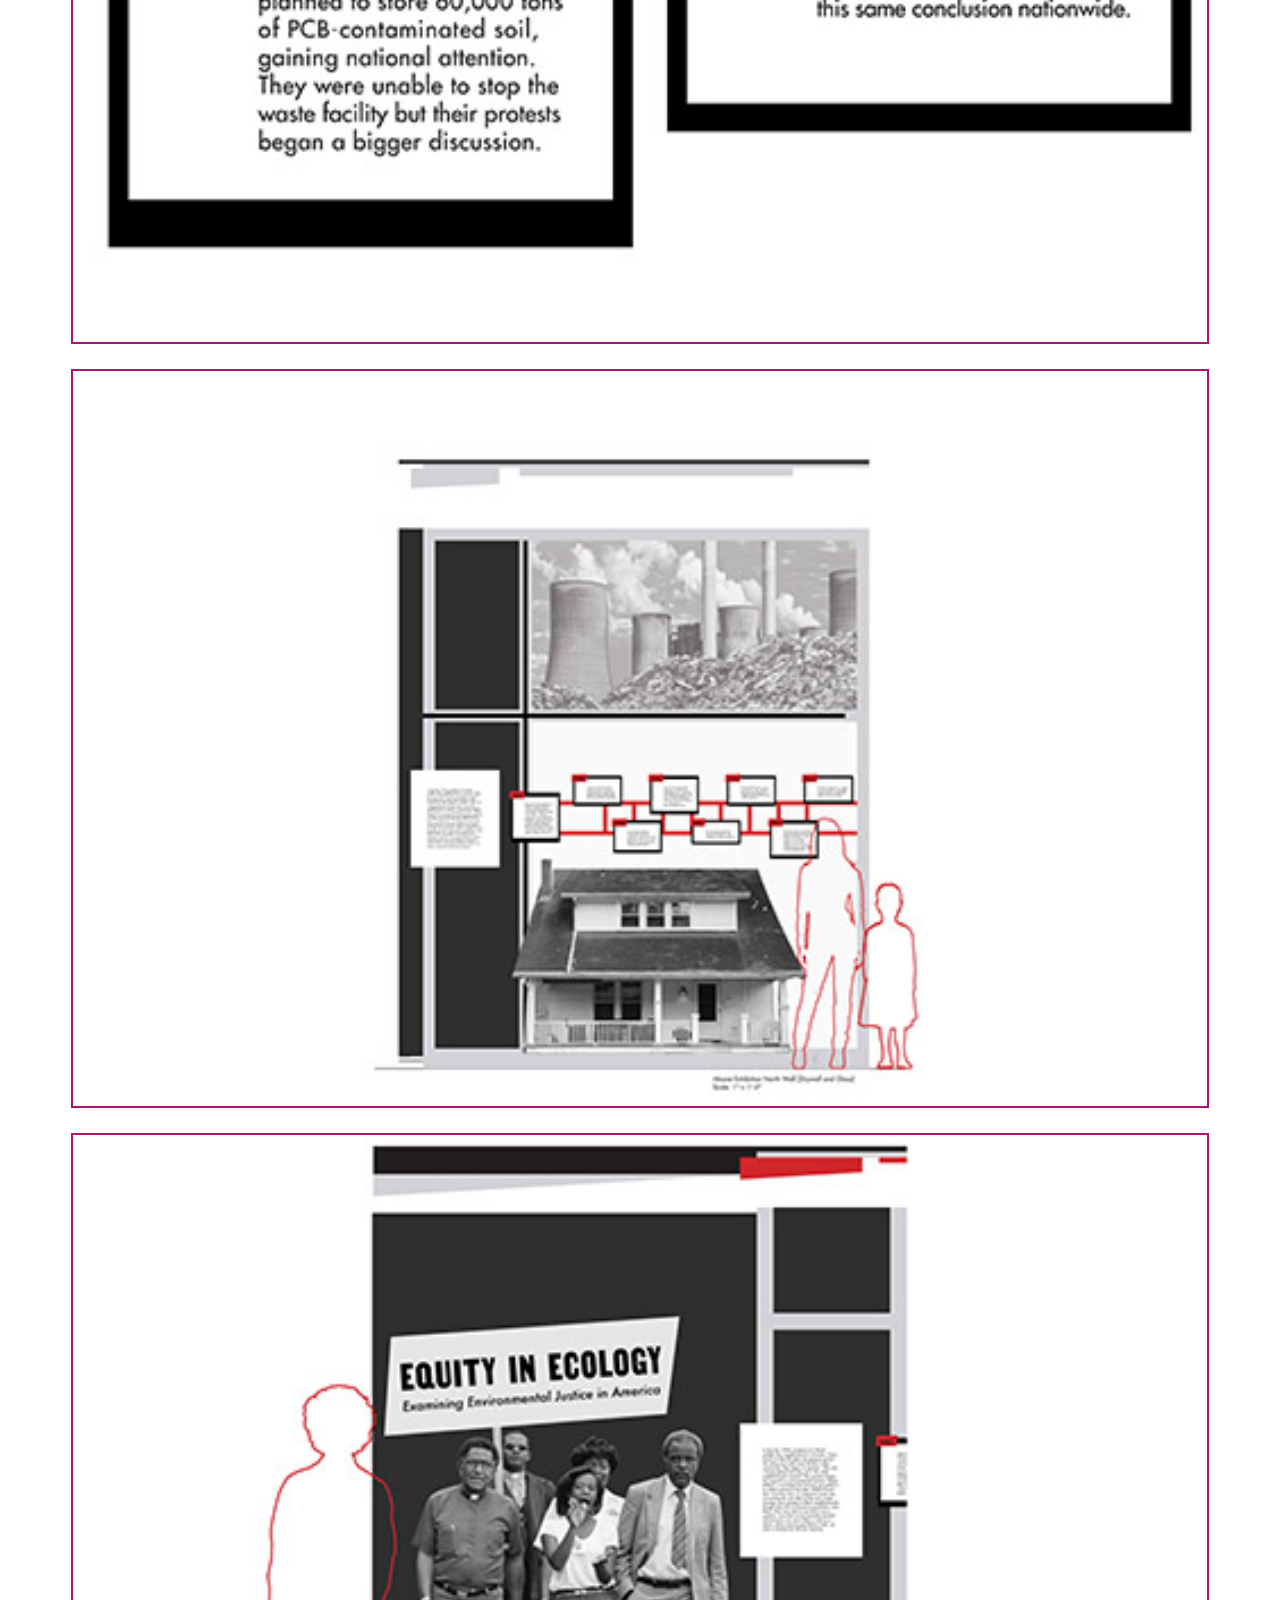
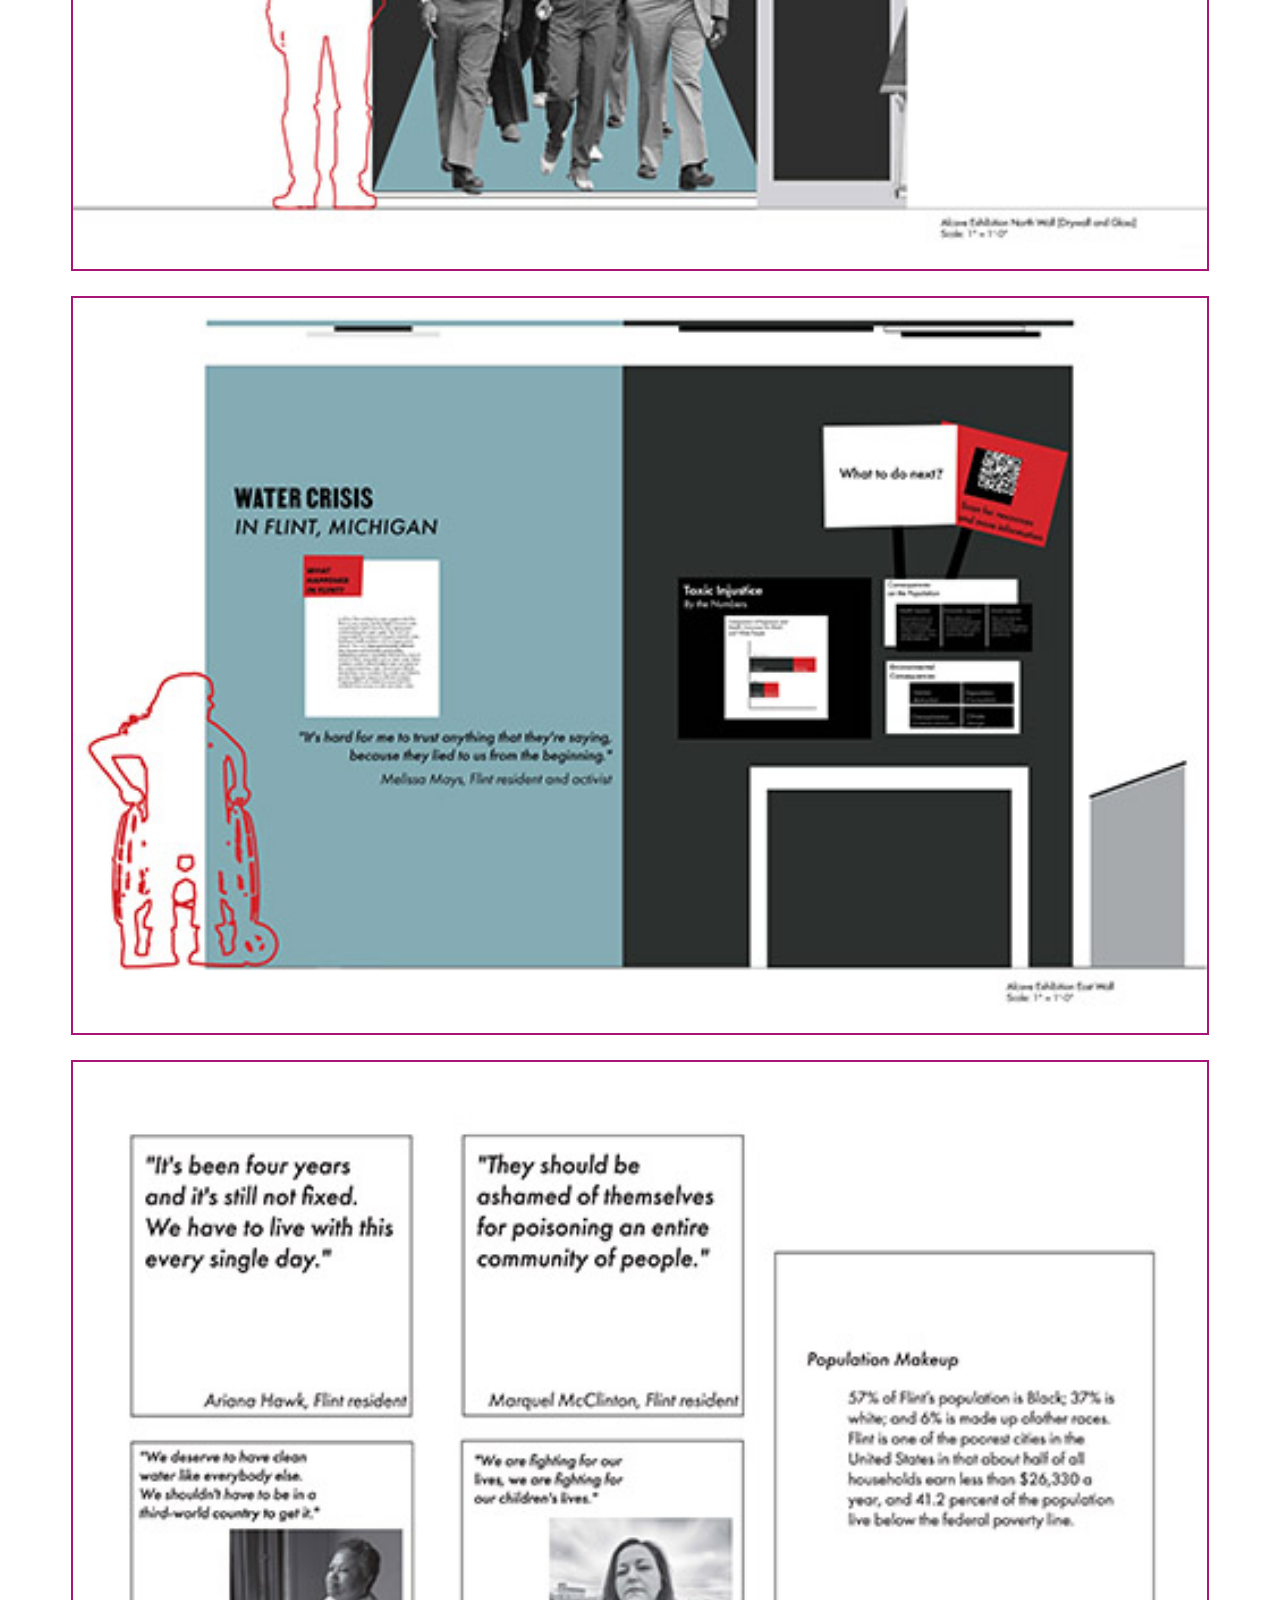
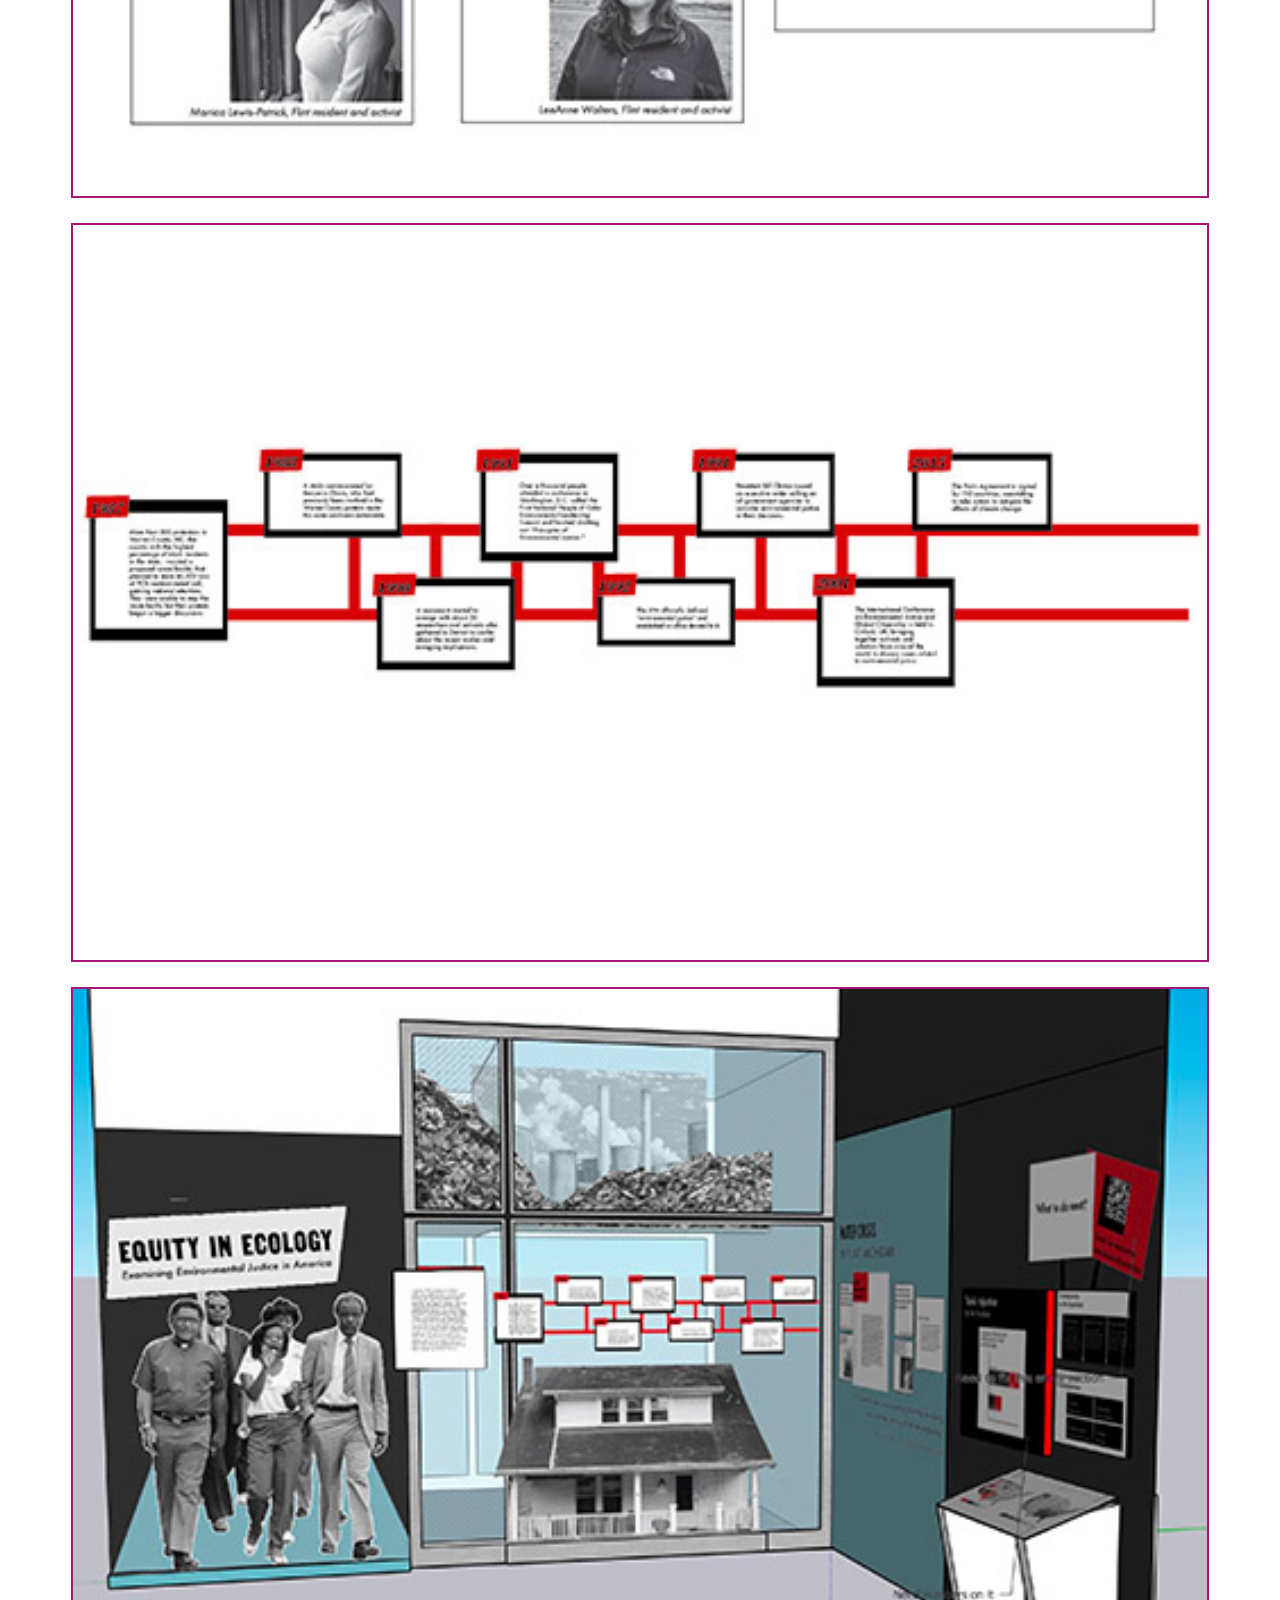
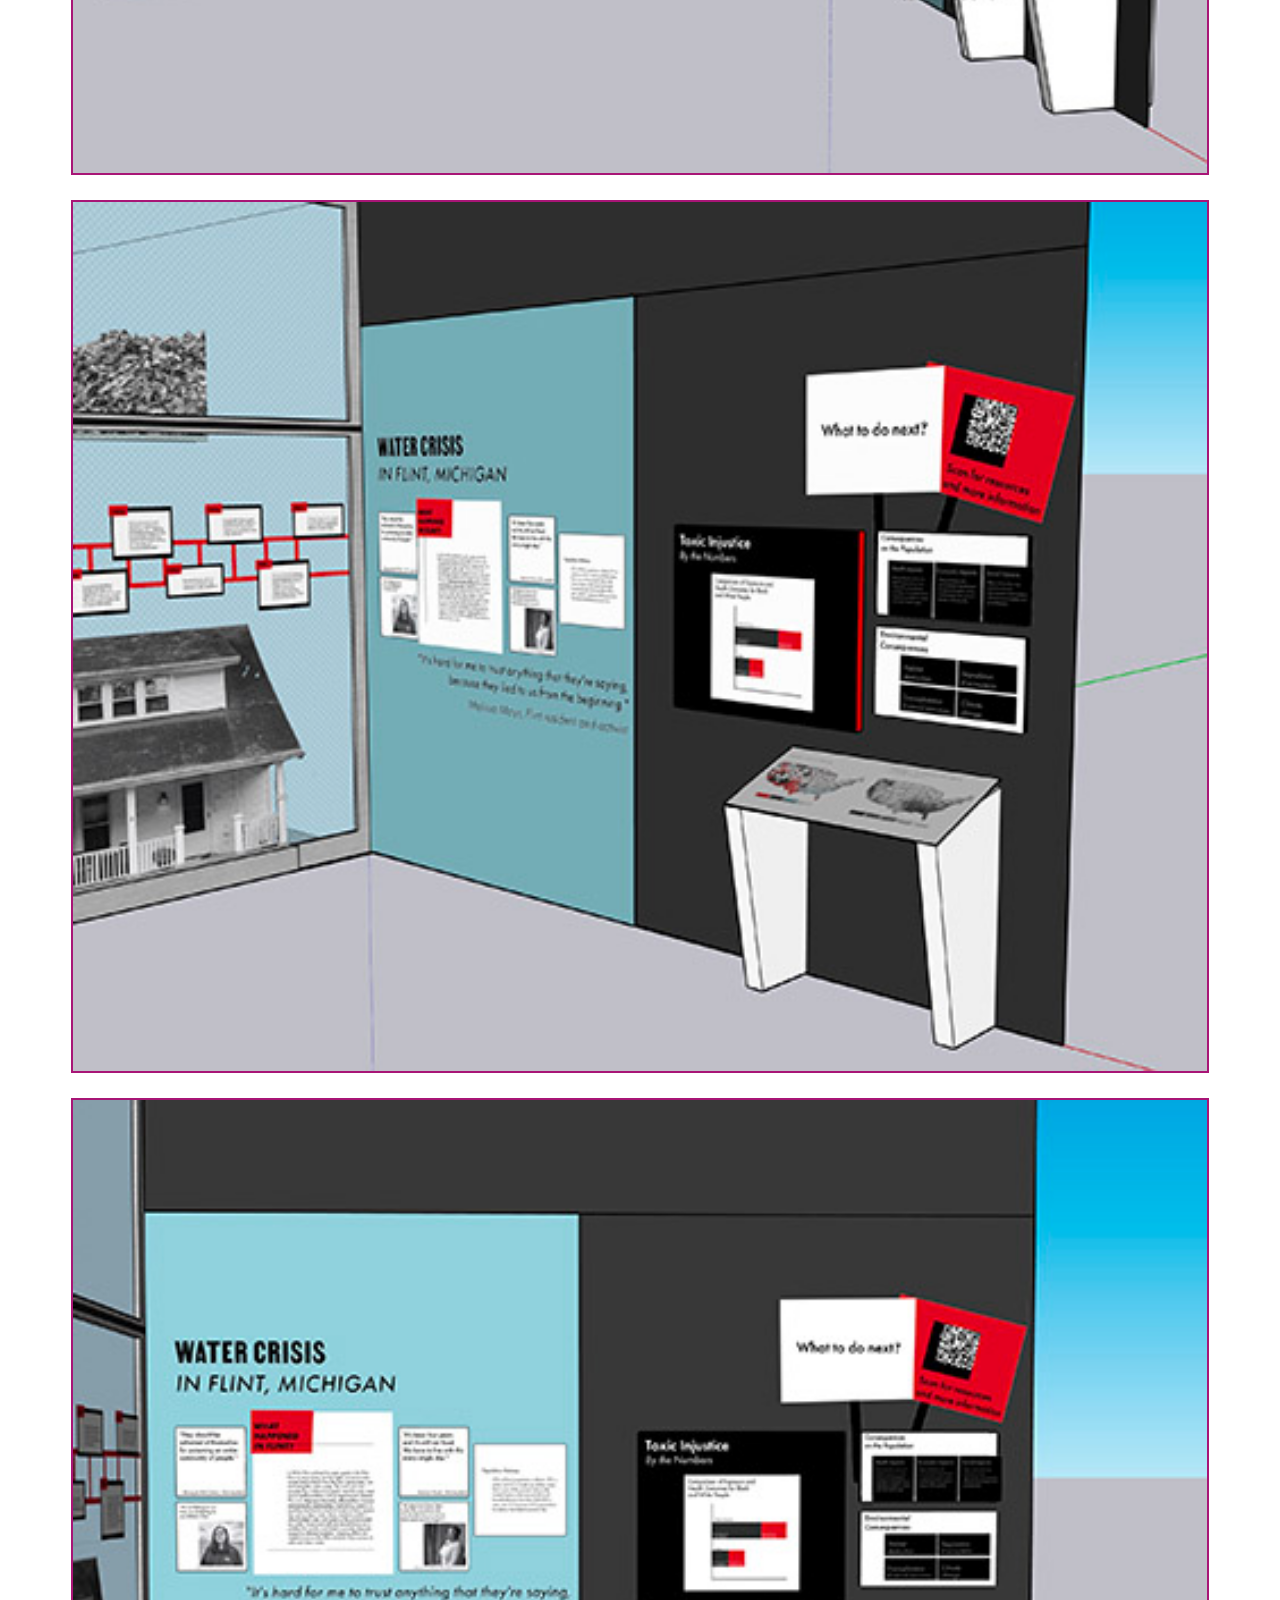
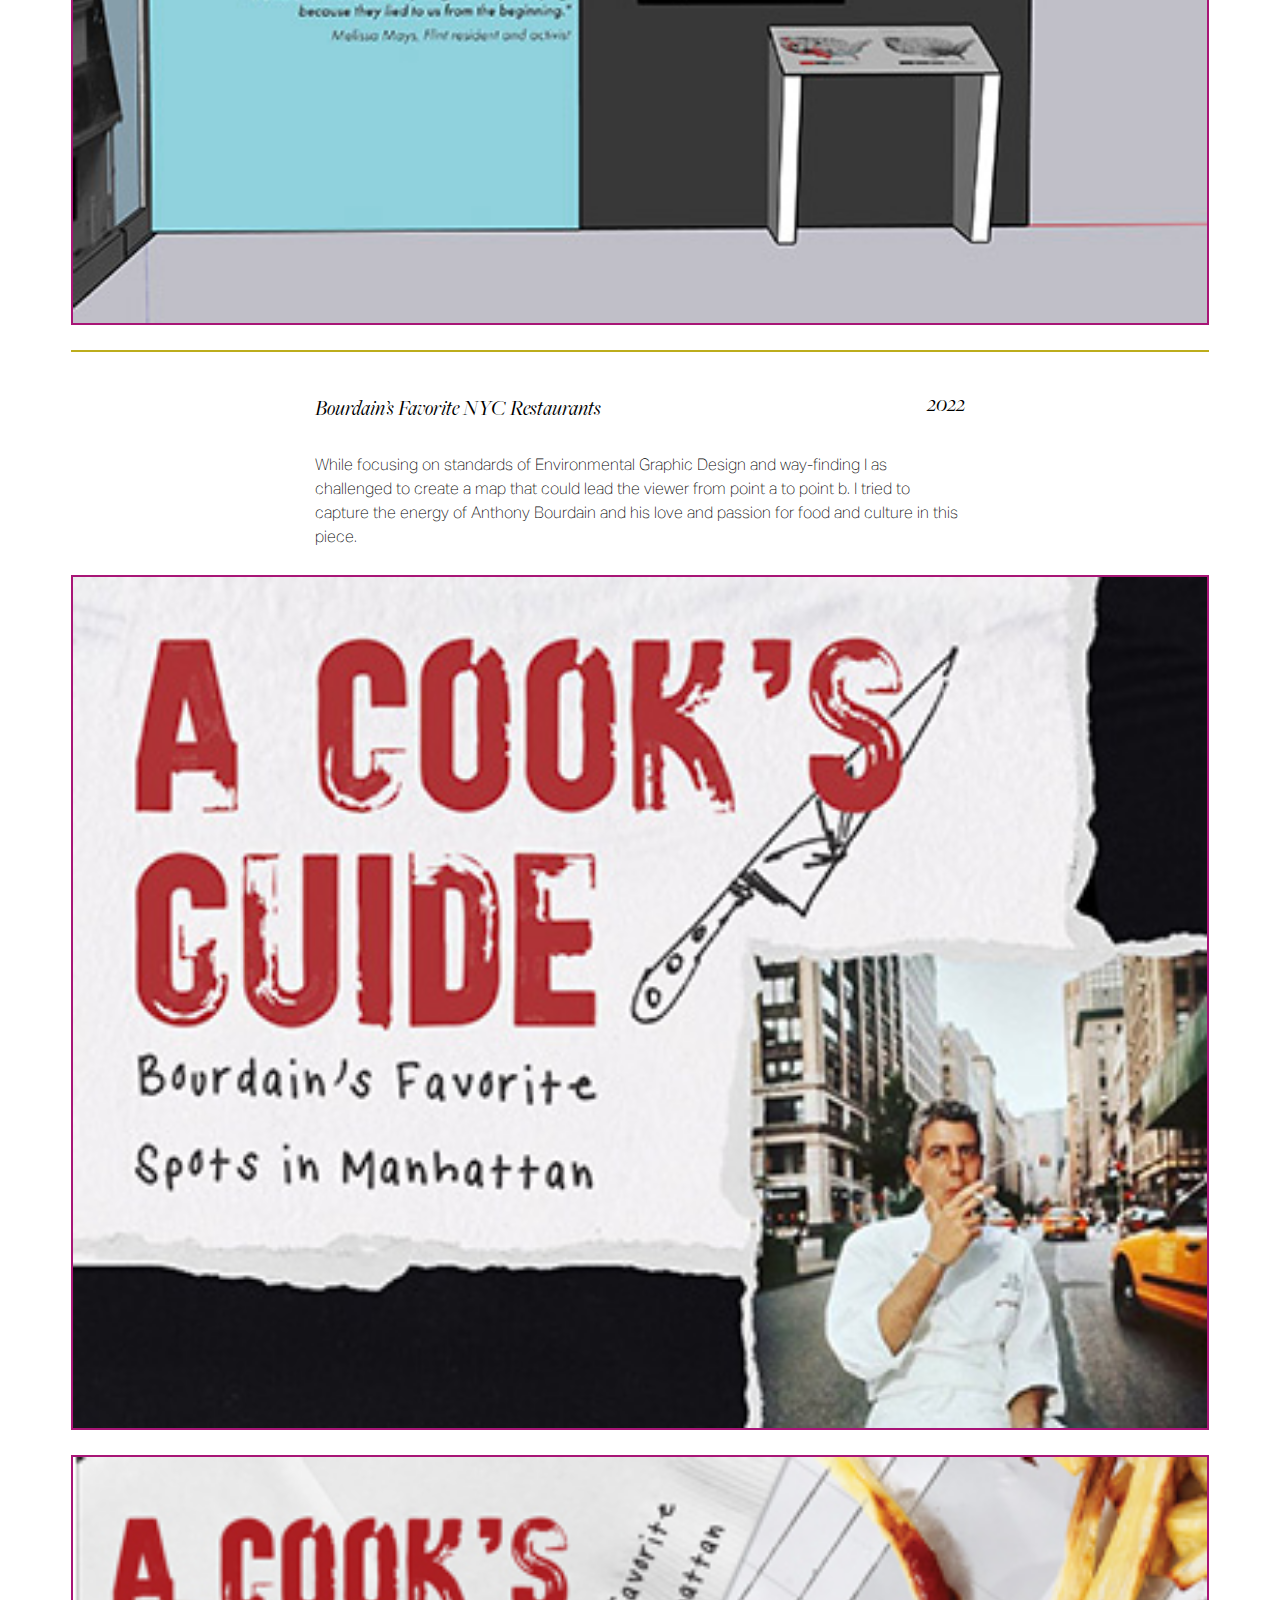
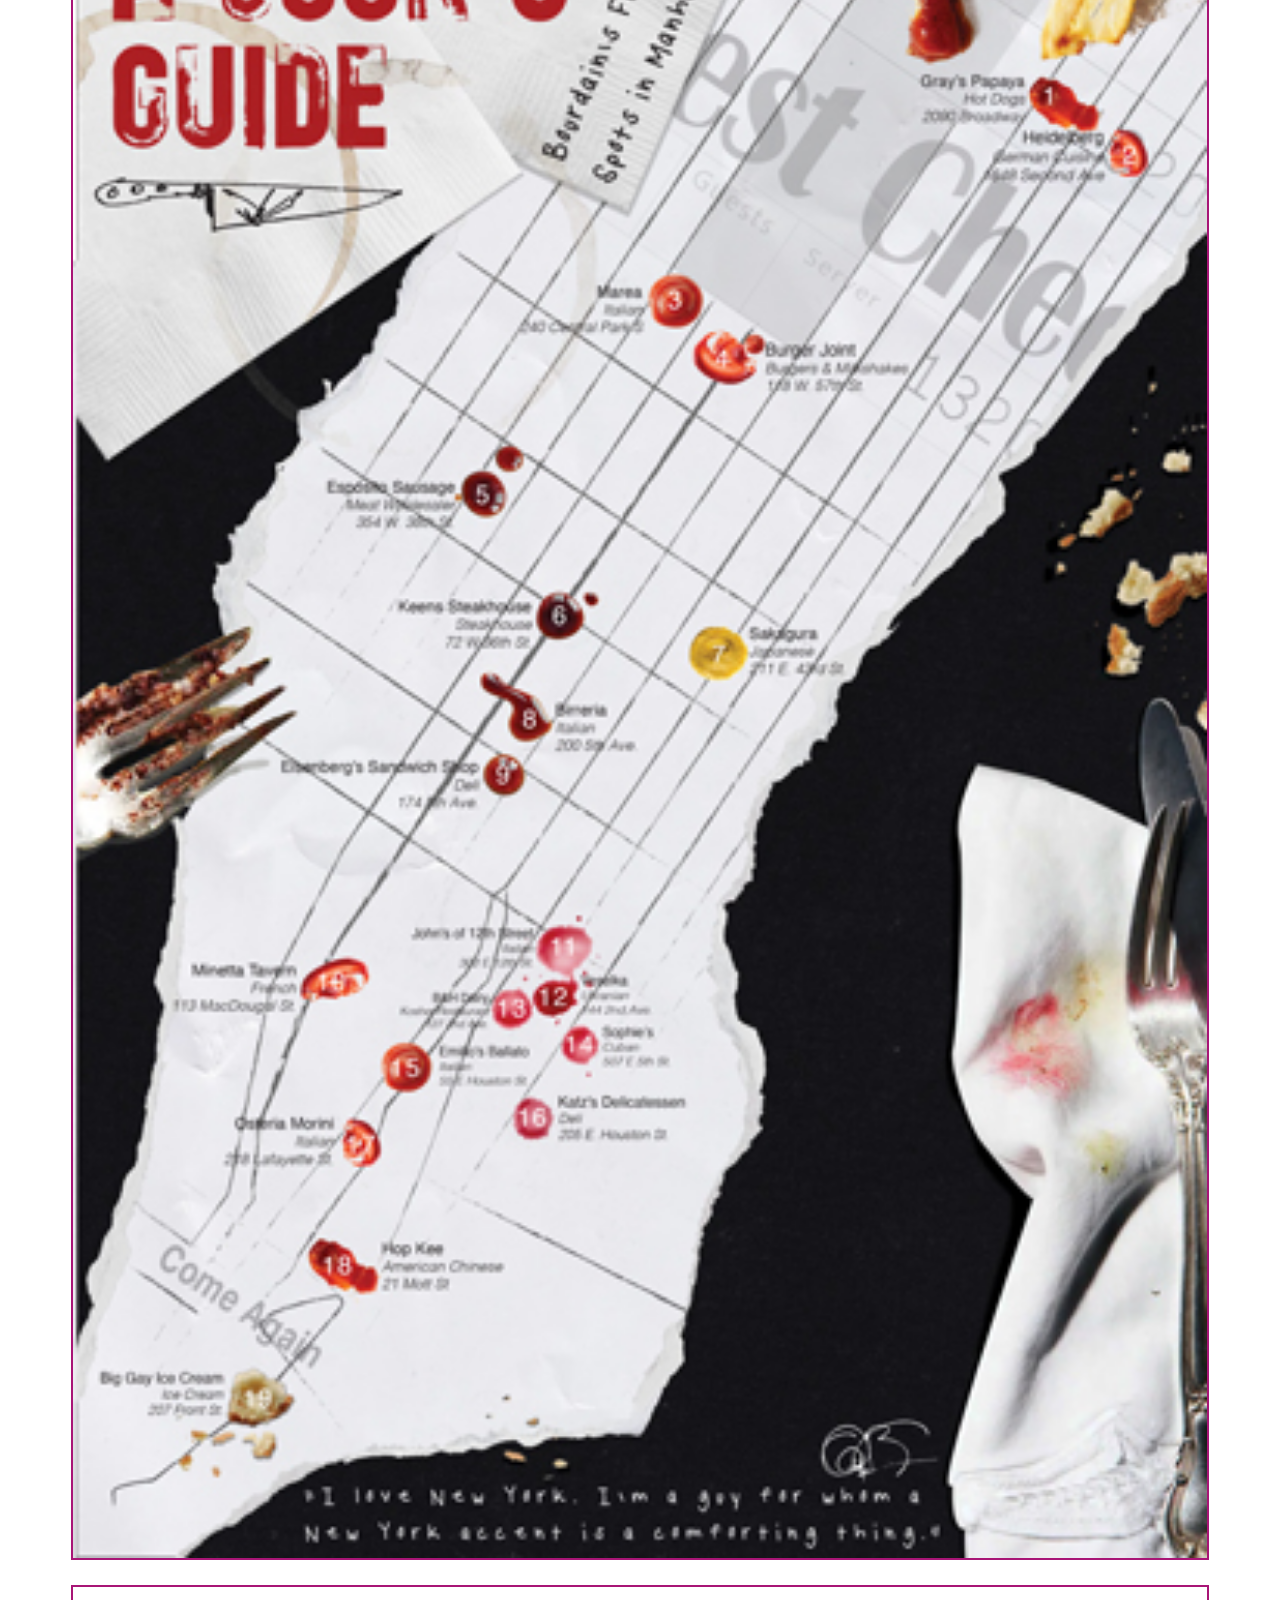
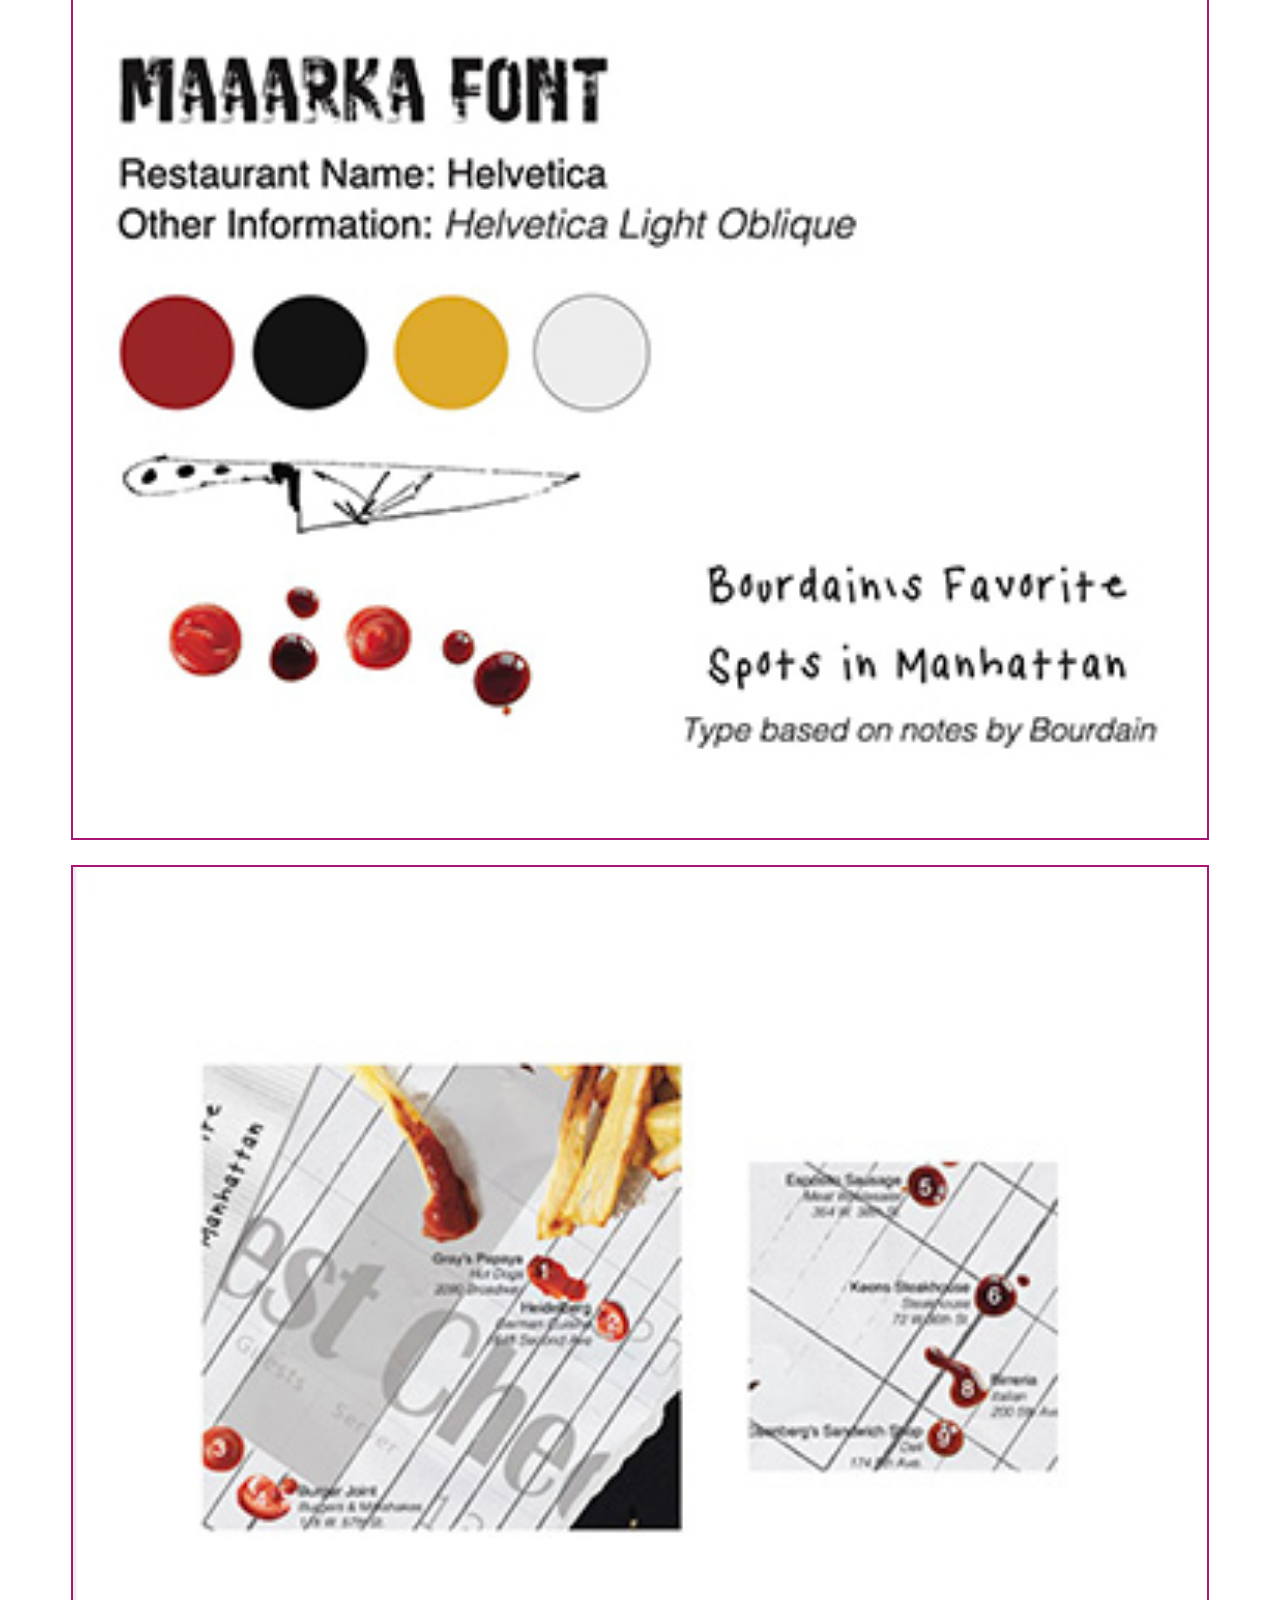
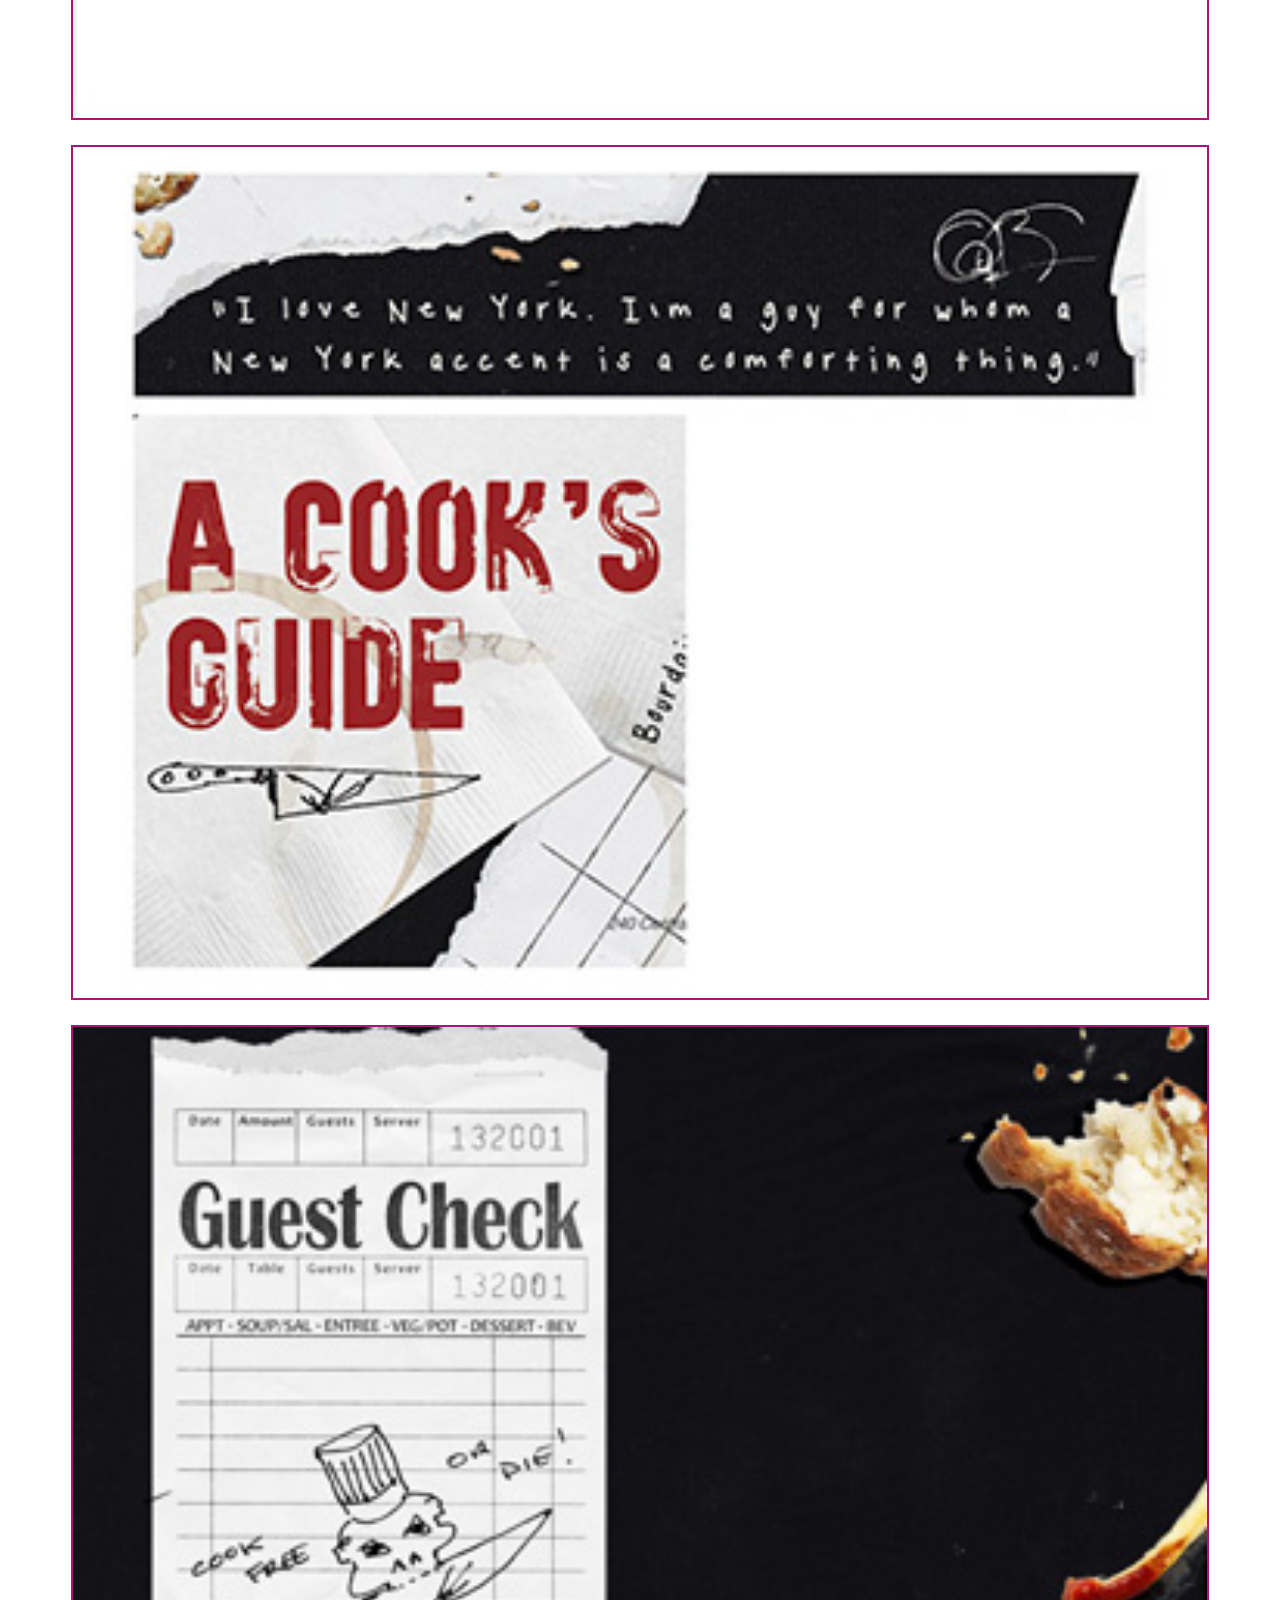
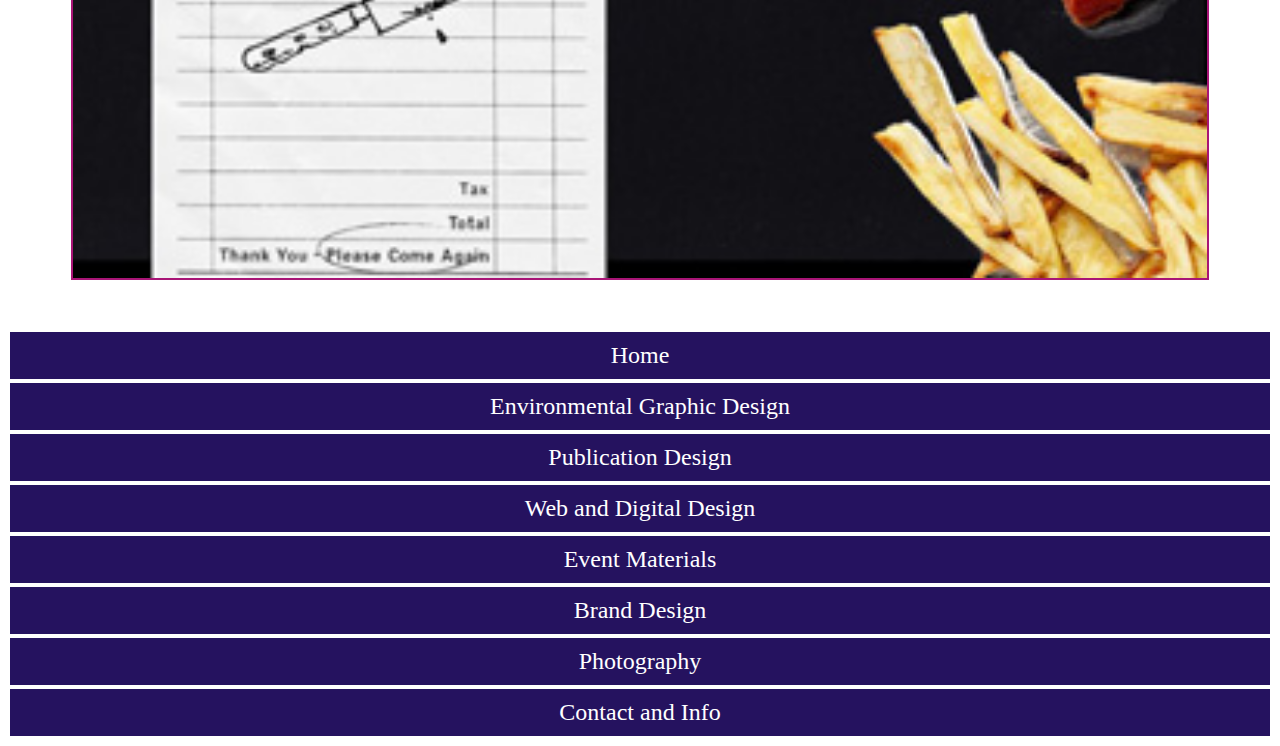
<file: egd.html>
<!DOCTYPE html>
<html lang="en">
  <head>
    <meta charset="UTF-8" />
    <meta name="viewport" content="width=device-width, initial-scale=1.0" />
    <link rel="stylesheet" type="text/css" href="styles.css" />
    <title>Environmental Graphic Design</title>
  </head>
  <body>
    <header>
      <!--Top Nav-->
      <section class="headercolumn">
        <div class="icons">
          <a
            class="socials"
            href="https://www.instagram.com/artofkate/"
            target="_blank"
          >
            <img
              class="socials"
              src="Images/instagram.png"
              width="20"
              alt="instagram logo"
          /></a>
          <a
            class="socials"
            href="https://www.linkedin.com/in/kate-miraglia-063b0910a/"
            target="_blank"
          >
            <img
              class="socials"
              src="Images/linkedin.png"
              width="20"
              alt="instagram logo"
            />
          </a>
        </div>
        <a class="centertitle" href="index.html">Kate Miraglia</a>
        <a href="index.html#bottom">
          <div class="hamburger_container">
            <hr class="hamburger" />
            <hr class="hamburger" />
            <hr class="hamburger" />
          </div>
        </a>
      </section>
      <!--Top Nav End-->
    </header>

    <div class="homecategories"><h1>Environmental Design</h1></div>
    <hr />

    <section id="equity">
      <div class="image-text">
        <div class="left-text">
          <h3>Equity in Ecology</h3>
        </div>
        <div class="right-text"><h4>2023</h4></div>
      </div>
    </section>
    <p>
      Over the course of four weeks I worked to create an exhibition design that
      reported on the issue of environmental racism throughout the United
      States. I began by researching and creating text that would be displayed
      and created a visual language to highlight this problem and possible
      solutions. I worked to adhere to EGD standards for accessibility and used
      language to try to cater to different audiences. 
    </p>
    <!--Equity in Ecology Images-->
    <figure>
      <img
        src="Images/FinalPresentation_Page_03.jpg"
        alt="Branding elements of Equity in Ecology"
        class="homepage-images"
        width="365"
      />
      <img
        src="Images/FinalPresentation_Page_05.jpg"
        alt="Close up of hanging elements"
        class="homepage-images"
        width="365"
      />
      <img
        src="Images/FinalPresentation_Page_10.jpg"
        alt="Diagram of left wall of exhibition "
        class="homepage-images"
        width="365"
      />
      <img
        src="Images/FinalPresentation_Page_11.jpg"
        alt="2nd part of Diagram of left wall of exhibition "
        class="homepage-images"
        width="365"
      />
      <img
        src="Images/FinalPresentation_Page_12.jpg"
        alt="Close up of hanging elements"
        class="homepage-images"
        width="365"
      />
      <img
        src="Images/FinalPresentation_Page_13.jpg"
        alt="Close up of hanging timeline"
        class="homepage-images"
        width="365"
      />
      <img
        src="Images/FinalPresentation_Page_14.jpg"
        alt="3d rendering of exhibition"
        class="homepage-images"
        width="365"
      />
      <img
        src="Images/equity.jpg"
        alt="3d rendering of exhibition"
        class="homepage-images"
        width="365"
      />
      <img
        src="Images/screenshot1.jpg"
        alt="3d rendering of exhibition"
        class="homepage-images"
        width="365"
      />

      <img
        src="Images/screenshot2.jpg"
        alt="3d rendering of exhibition"
        class="homepage-images"
        width="365"
      />
    </figure>

    <hr />
    <section id="map">
      <div class="image-text">
        <div class="left-text">
          <h3>Bourdain’s Favorite NYC Restaurants</h3>
        </div>
        <div class="right-text"><h4>2022</h4></div>
      </div>
      <p>
        While focusing on standards of Environmental Graphic Design and
        way-finding I as challenged to create a map that could lead the viewer
        from point a to point b. I tried to capture the energy of Anthony
        Bourdain and his love and passion for food and culture in this piece.
      </p>
      <!--Bourdain Images-->
      <figure>
        <img
          src="Images/‎finalmap1.jpg"
          alt="hero image of Anthony Bourdain presentation"
          class="homepage-images"
          width="365"
        />
        <img
          src="Images/FinalCompressedForWeb.jpg"
          alt="Homepage of Penn Back Then Site"
          class="homepage-images"
          width="365"
        />
        <img
          src="Images/‎finalmap2.jpg"
          alt="Homepage of Penn Back Then Site"
          class="homepage-images"
          width="365"
        />

        <img
          src="Images/‎finalmap5.jpg"
          alt="Map Design of Anthony Bourdain’s favorite NYC Restaurants"
          class="homepage-images"
          width="365"
        />
        <img
          src="Images/‎finalmap6.jpg"
          alt="Branding elements of map project"
          class="homepage-images"
          width="365"
        />
        <img
          src="Images/‎finalmap7.jpg"
          alt="close up details of map"
          class="homepage-images"
          width="365"
        />
      </figure>
    </section>
    <section id="bottom">
      <nav>
        <ul>
          <li><a href="index.html">Home</a></li>
          <li><a href="egd.html">Environmental Graphic Design</a></li>
          <li><a href="publication.html">Publication Design</a></li>
          <li><a href="web.html">Web and Digital Design</a></li>
          <li><a href="events.html">Event Materials</a></li>
          <li><a href="brand.html">Brand Design</a></li>
          <li><a href="photo.html">Photography</a></li>
          <li><a href="contact.html">Contact and Info</a></li>

          <!--Remove Bullets-->
        </ul>
      </nav>
    </section>
  </body>
</html>
</file>
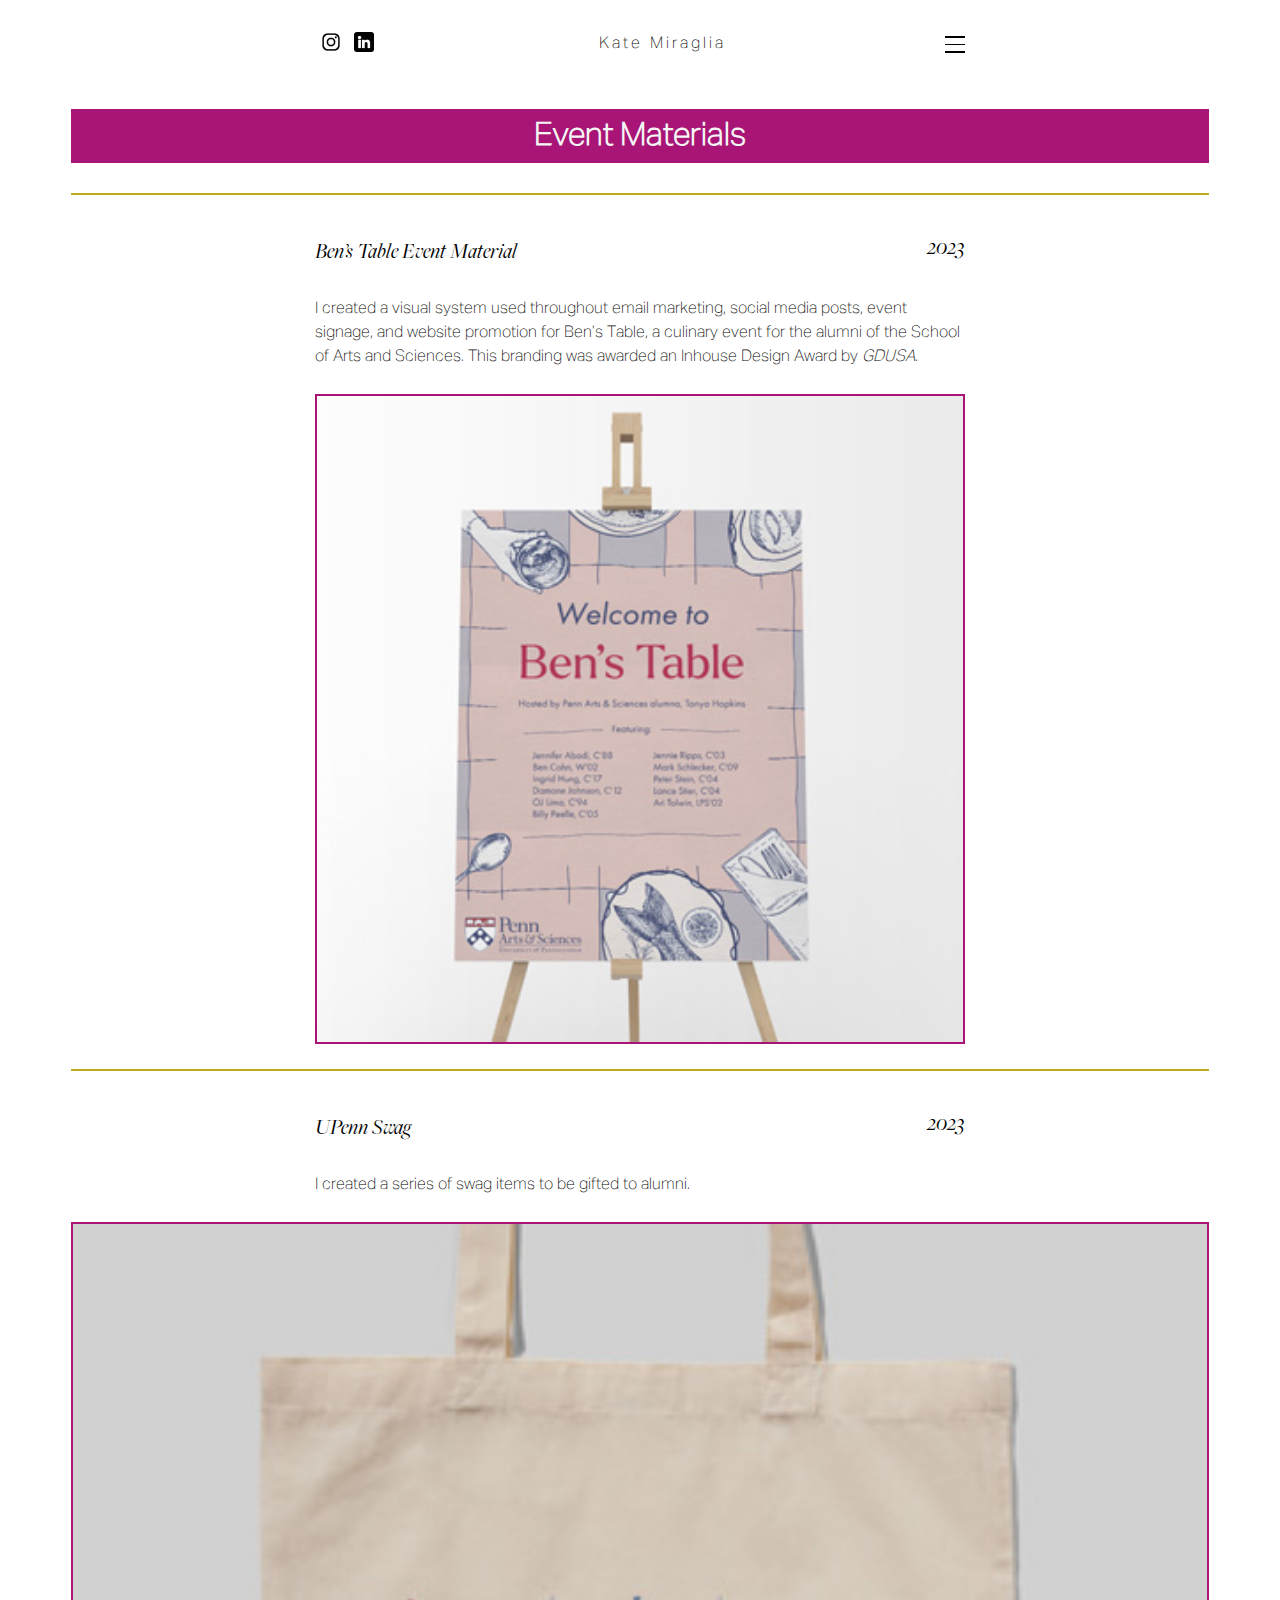
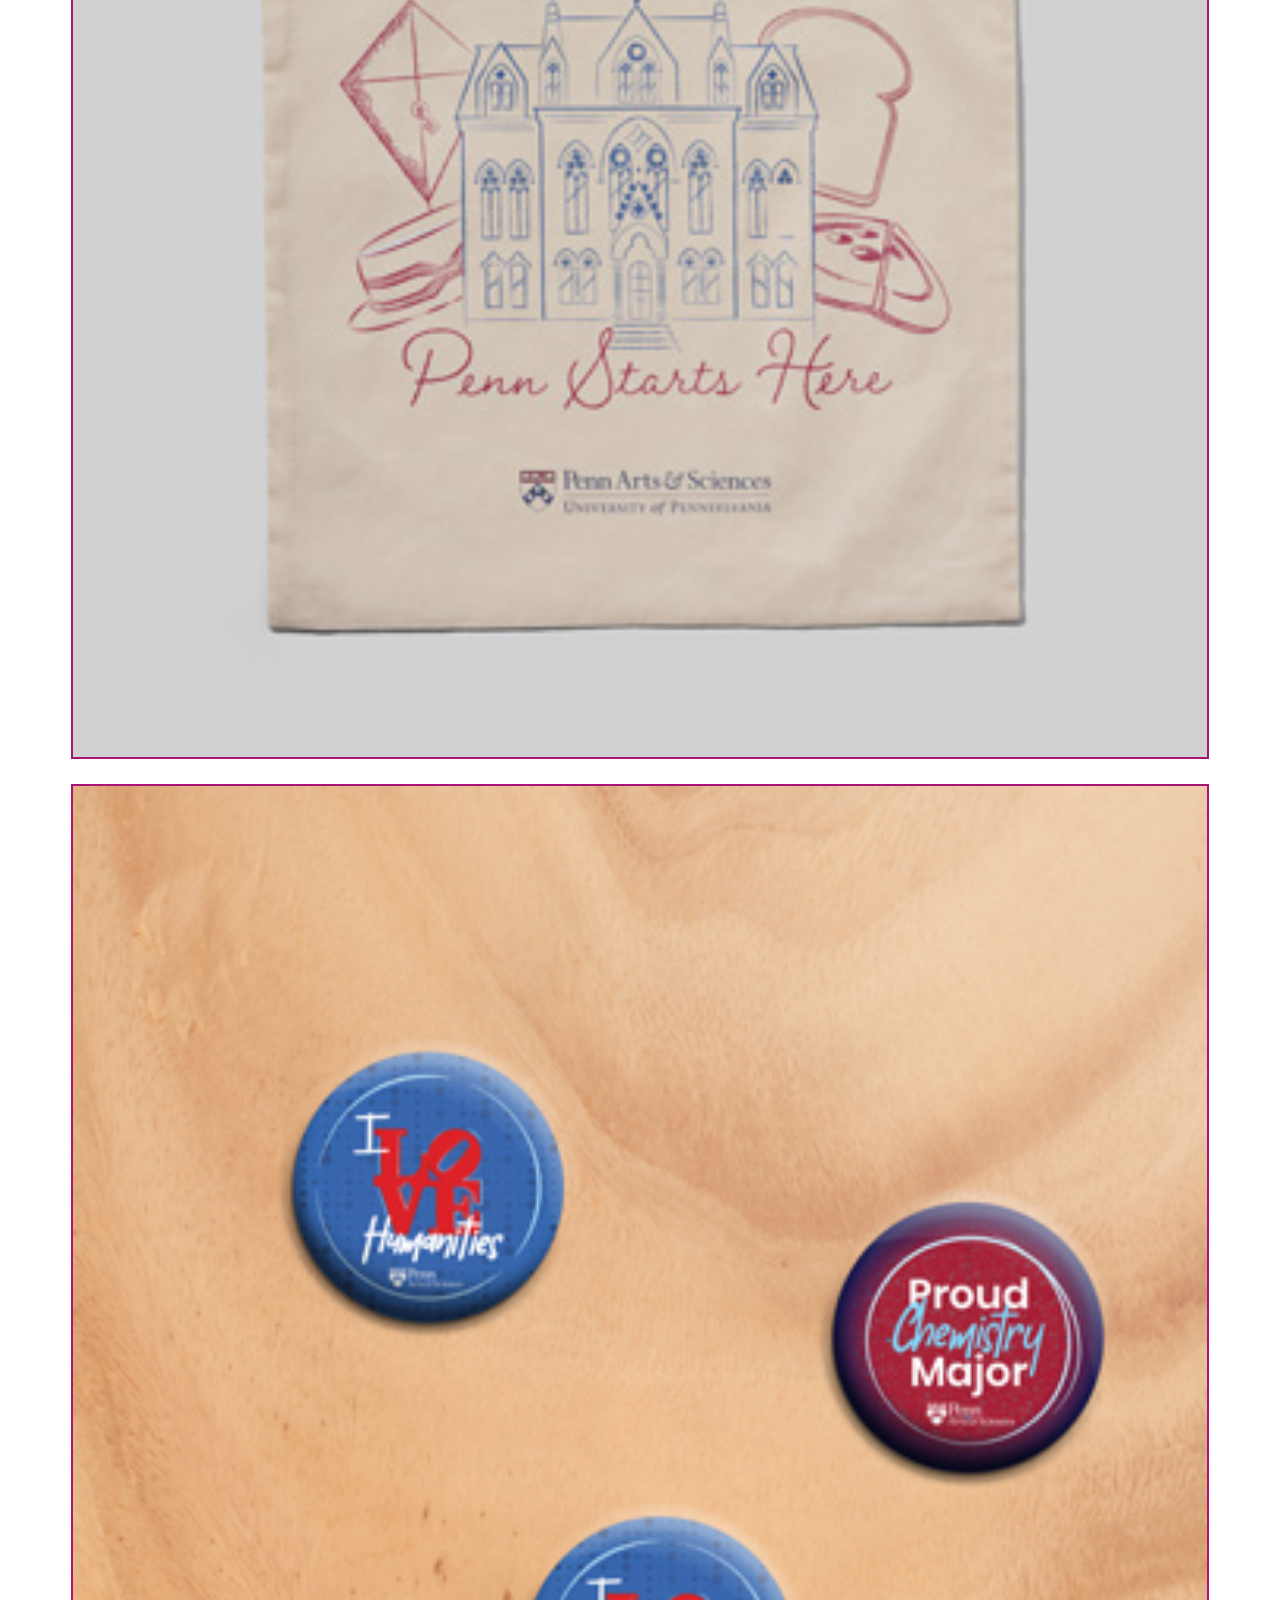
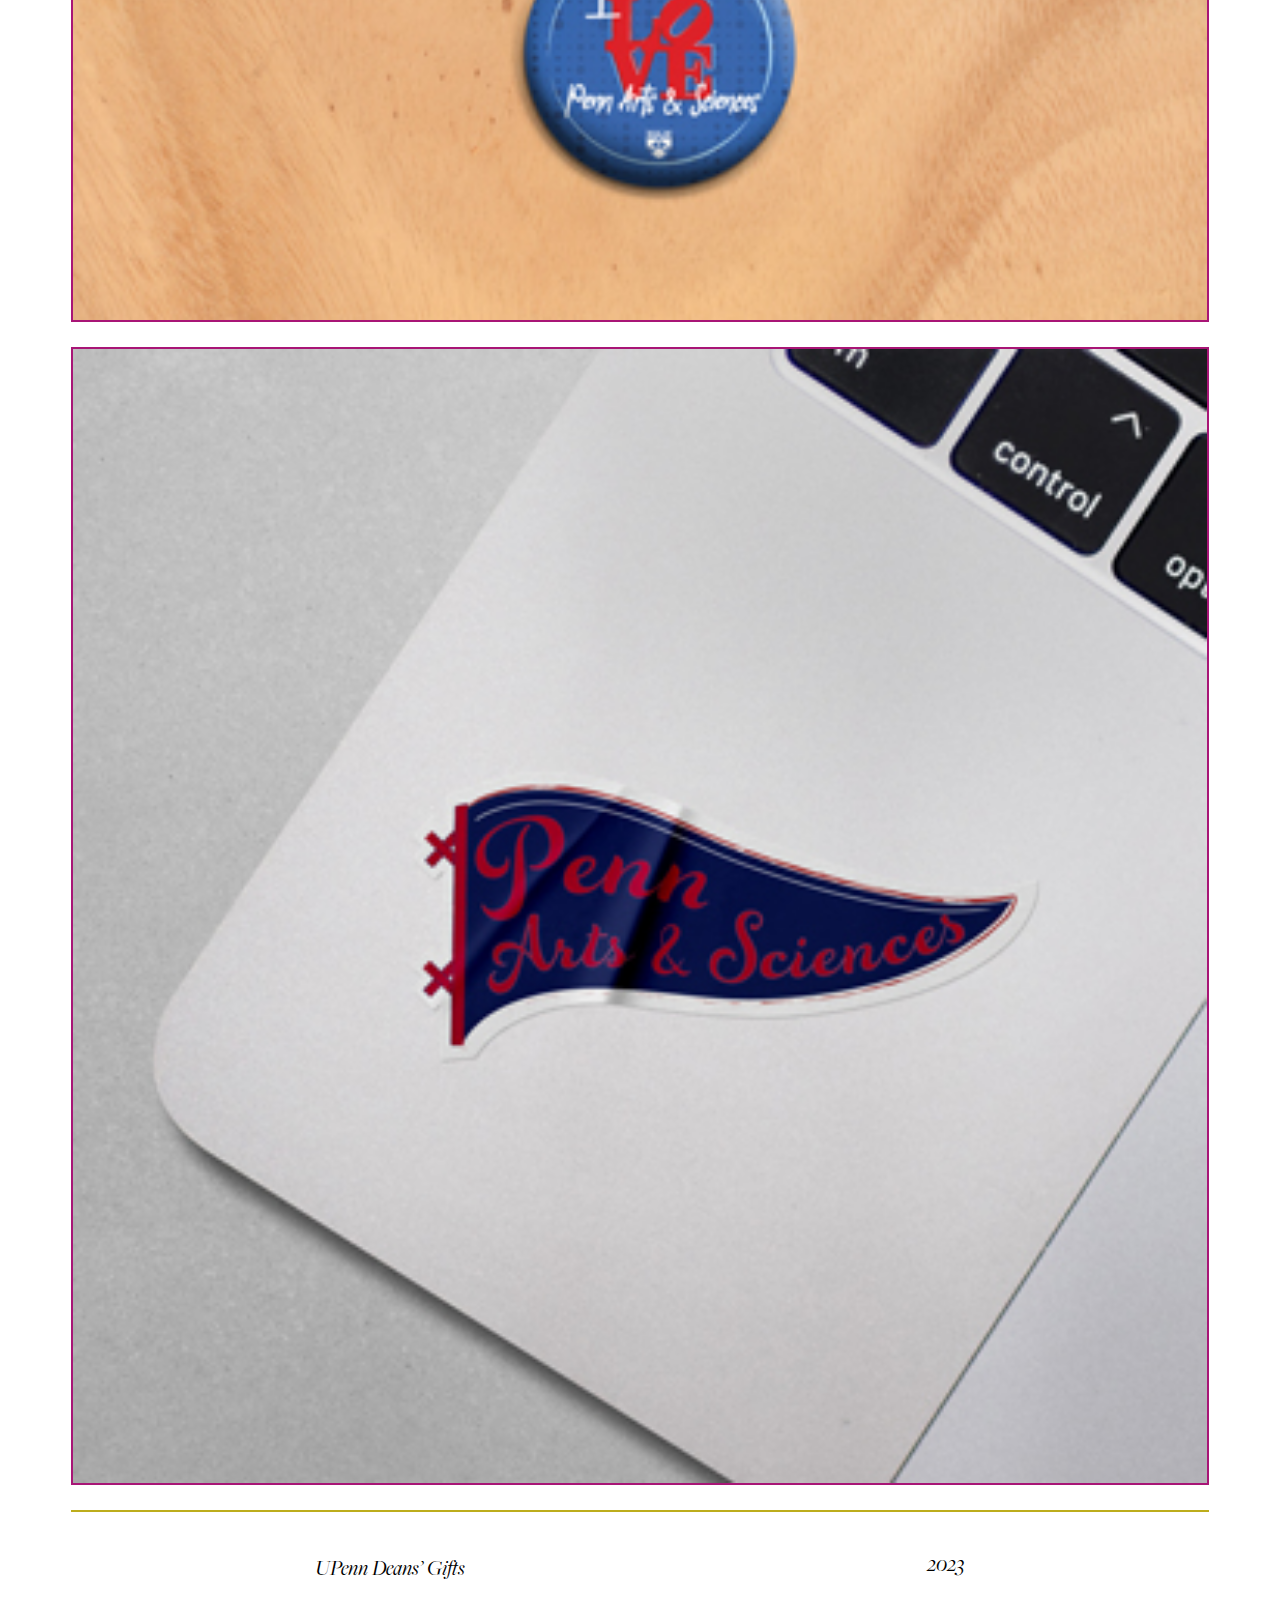
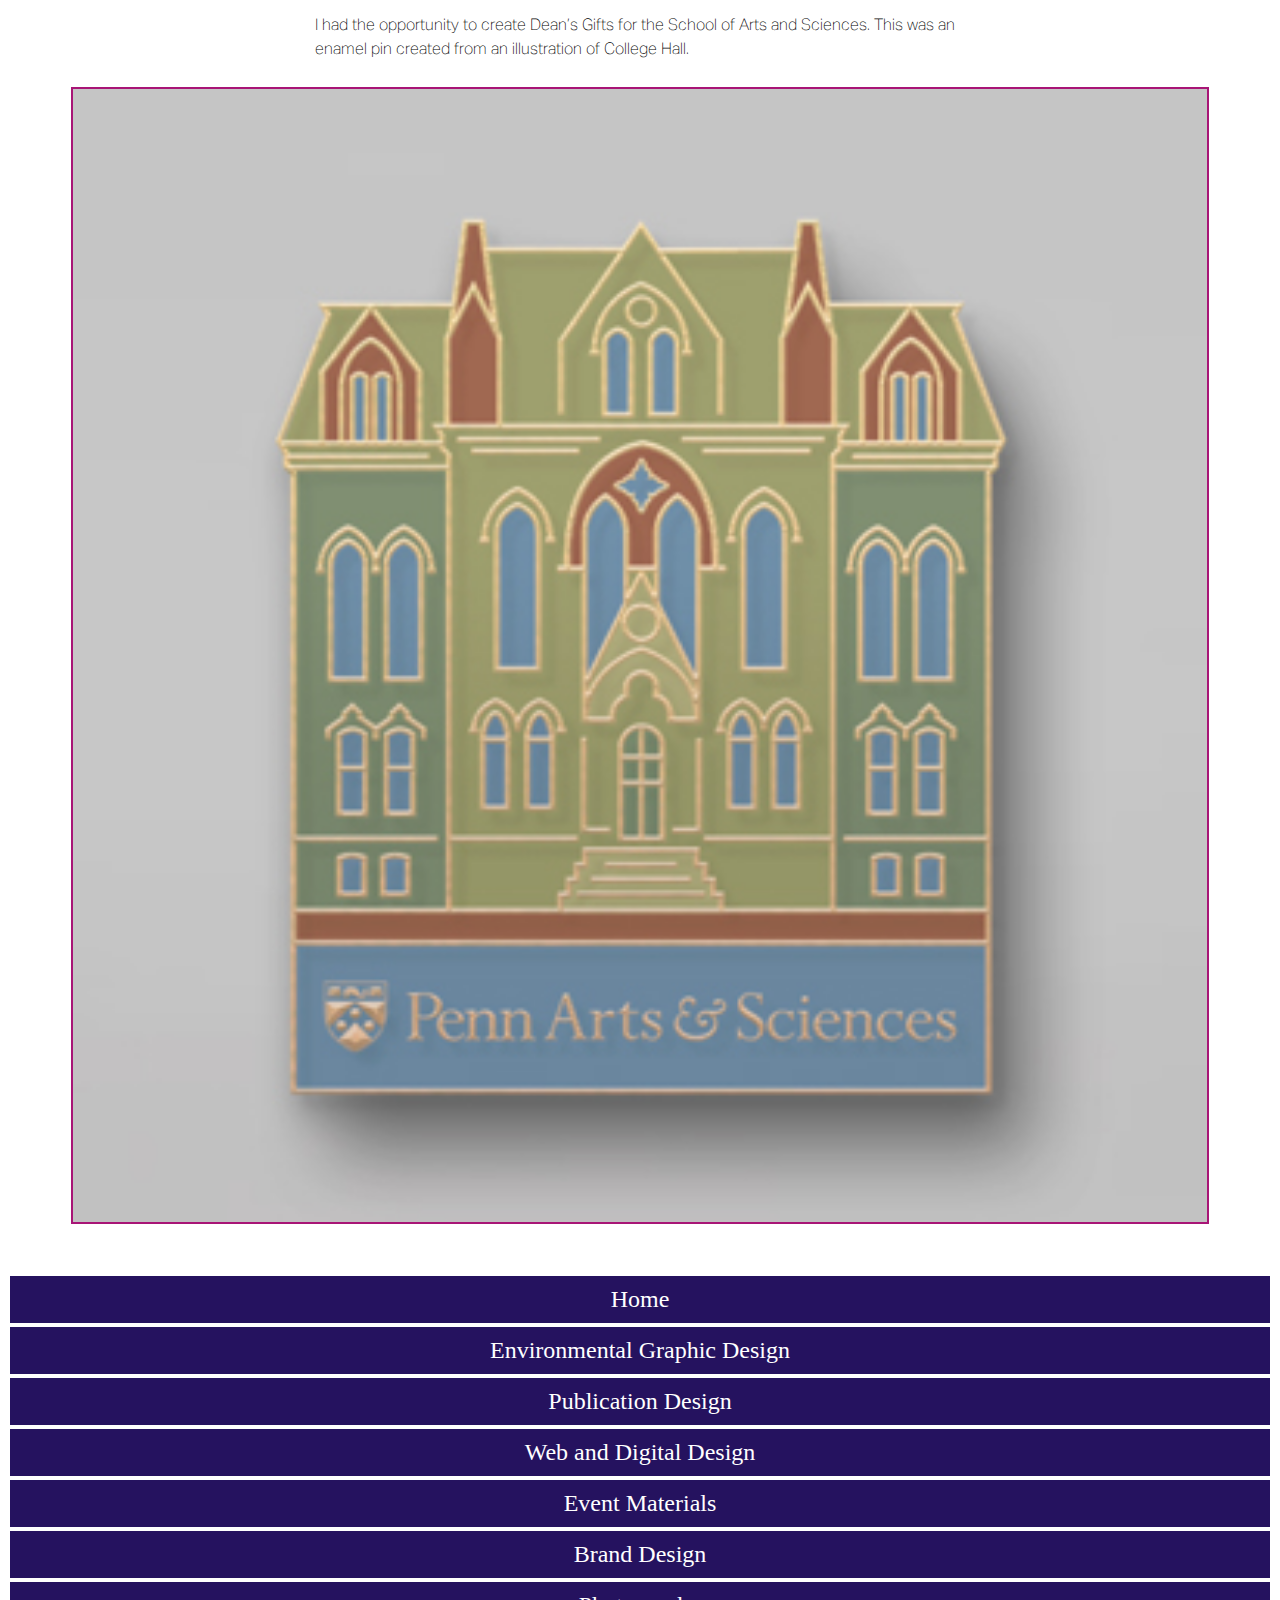
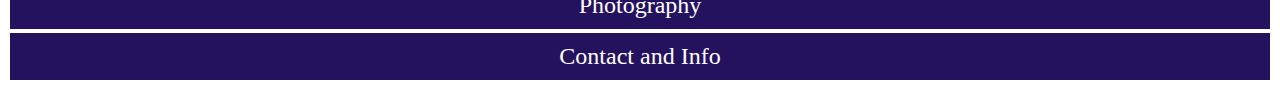
<file: events.html>
<!DOCTYPE html>
<html lang="en">
  <head>
    <meta charset="UTF-8" />
    <meta name="viewport" content="width=device-width, initial-scale=1.0" />
    <link rel="stylesheet" type="text/css" href="styles.css" />
    <title>Event Materials</title>
    <header>
      <section class="headercolumn">
        <div class="icons">
          <a
            class="socials"
            href="https://www.instagram.com/artofkate/"
            target="_blank"
          >
            <img
              class="socials"
              src="Images/instagram.png"
              width="20"
              alt="instagram logo"
          /></a>
          <a
            class="socials"
            href="https://www.linkedin.com/in/kate-miraglia-063b0910a/"
            target="_blank"
          >
            <img
              class="socials"
              src="Images/linkedin.png"
              width="20"
              alt="instagram logo"
            />
          </a>
        </div>
        <a class="centertitle" href="index.html">Kate Miraglia</a>
        <a href="events.html#bottom">
          <div class="hamburger_container">
            <hr class="hamburger" />
            <hr class="hamburger" />
            <hr class="hamburger" />
          </div>
        </a>
      </section>
    </header>
    

    <!--need to add logo and contact and hamburger menu that links to the bottom nav-->
    <div class="homecategories"><h1>Event Materials</h1></div>
    <hr />
    <div id="bentable">
      <div class="image-text">
        <div class="left-text">
          <h3>Ben’s Table Event Material</h3>
        </div>
        <div class="right-text"><h4>2023</h4></div>
      </div>

      <p>
        I created a visual system used throughout email marketing, social media
        posts, event signage, and website promotion for Ben’s Table, a culinary
        event for the alumni of the School of Arts and Sciences. This branding
        was awarded an Inhouse Design Award by <i>GDUSA</i>.
      </p>
      <figure class="homepage-images-container">
        <img
          src="Images/BensTable_EasleMockup.jpg"
          alt="=Easle mockup of Ben's Table poster"
          class="homepage-images"
        />
        <!--ReplaceImage-->
      </figure>
    </div>

    <hr />
    <div id="swag">
      <div class="image-text">
        <div class="left-text">
          <h3>UPenn Swag</h3>
        </div>
        <div class="right-text"><h4>2023</h4></div>
      </div>
      <p>I created a series of swag items to be gifted to alumni.</p>
      <figure>
        <img
          src="Images/FinalTote.jpg"
          alt="University of Pennsylvania totebag mockup"
          class="homepage-images"
        />
        <img
          src="Images/3Button_Mockup.jpg"
          alt="3 University of Pennsylvania buttons"
          class="homepage-images"
        />
        <img
          src="Images/SASSticker.jpg"
          alt="University of Pennsylvania sticker"
          class="homepage-images"
        />
        </figure>
      </div>
 

    <hr />
    <div id="dean">
      <div class="image-text">
        <div class="left-text">
          <h3>UPenn Deans’ Gifts</h3>
        </div>
        <div class="right-text"><h4>2023</h4></div>
      </div>
      <p>
        I had the opportunity to create Dean’s Gifts for the School of Arts and
        Sciences. This was an enamel pin created from an illustration of College
        Hall.
      </p>
   <figure>
      <img
      src="Images/CollegeHallPin.jpg"
      alt="University of Pennsylvania enamel pin mockup"
      class="homepage-images"
      width="365"
      height="365"
    />
  </figure>
      </div>

    <section id="bottom">
      <nav>
        <ul>
          <li><a href="index.html">Home</a></li>
          <li><a href="egd.html">Environmental Graphic Design</a></li>
          <li><a href="publication.html">Publication Design</a></li>
          <li><a href="web.html">Web and Digital Design</a></li>
          <li><a href="events.html">Event Materials</a></li>
          <li><a href="brand.html">Brand Design</a></li>
          <li><a href="photo.html">Photography</a></li>
          <li><a href="contact.html">Contact and Info</a></li>
          <!--Remove Bullets-->
        </ul>
      </nav>
    </section>
  </body>
</html>
</file>
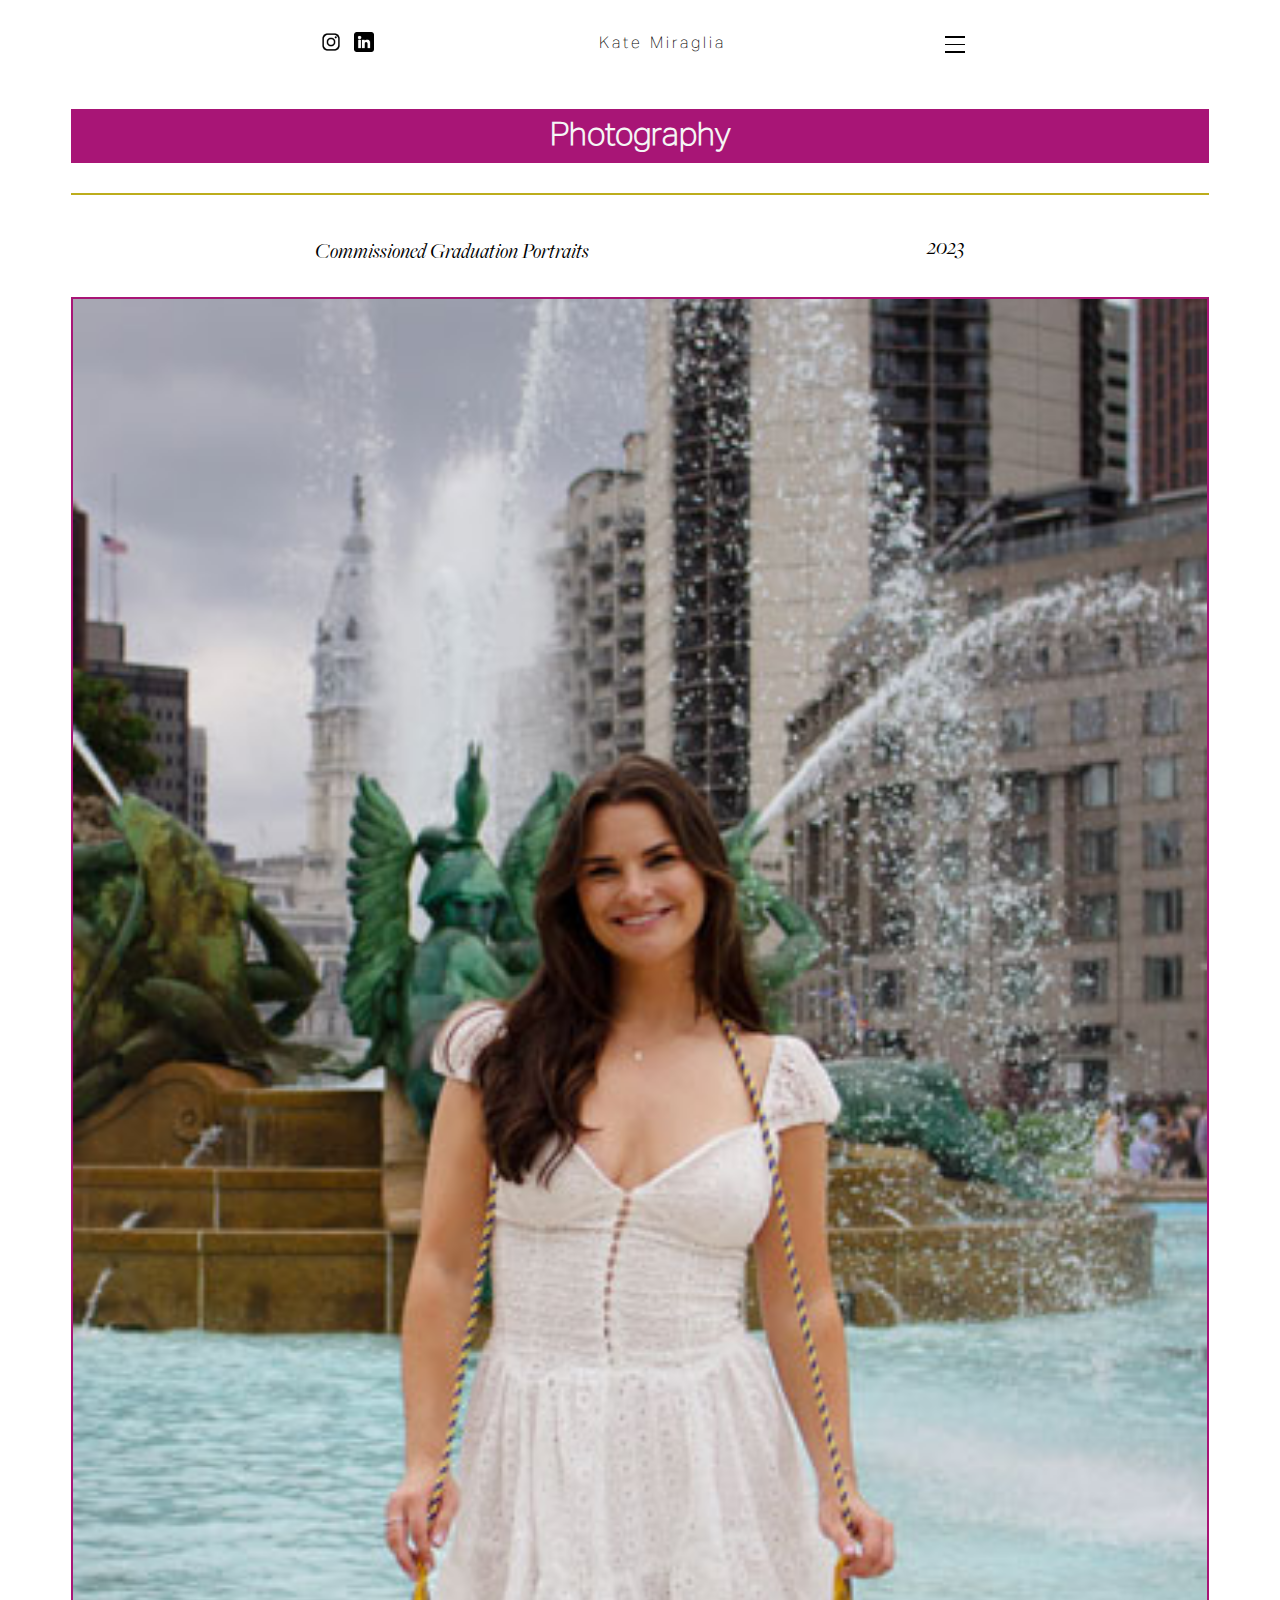
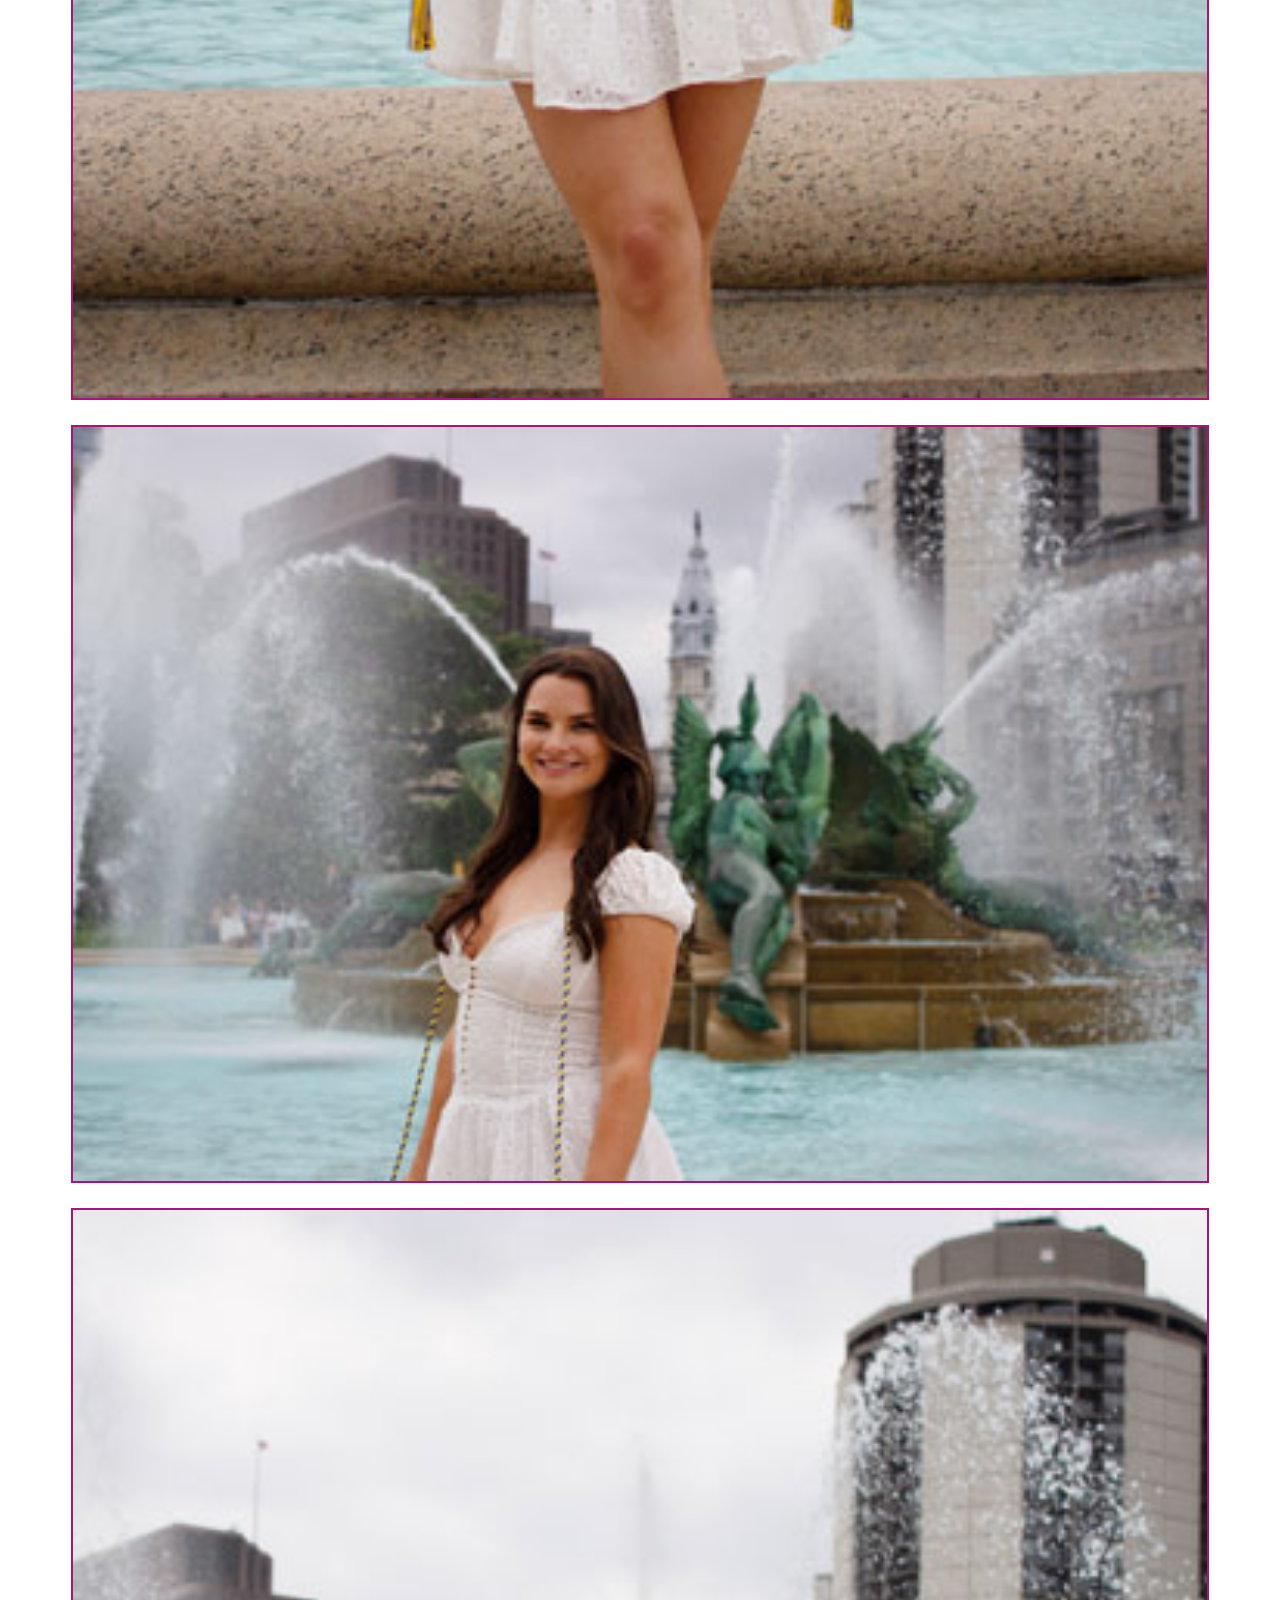
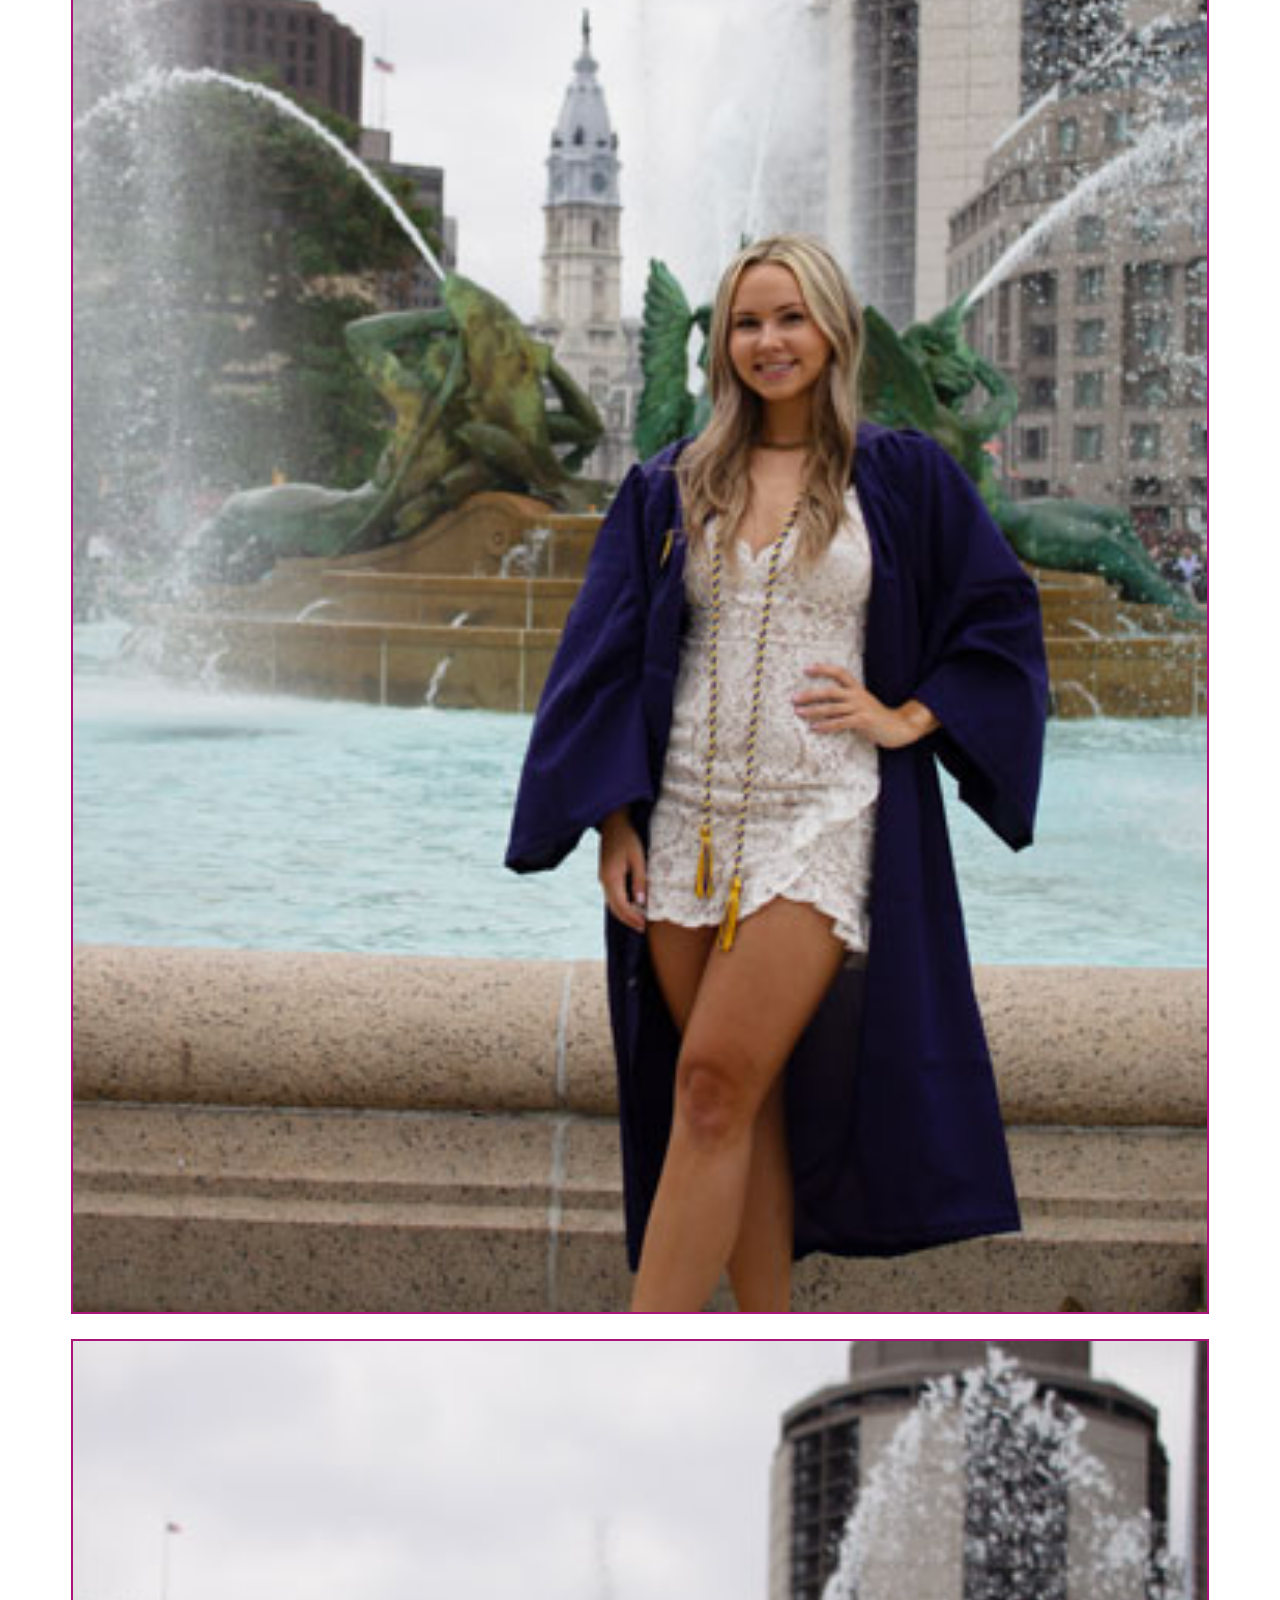
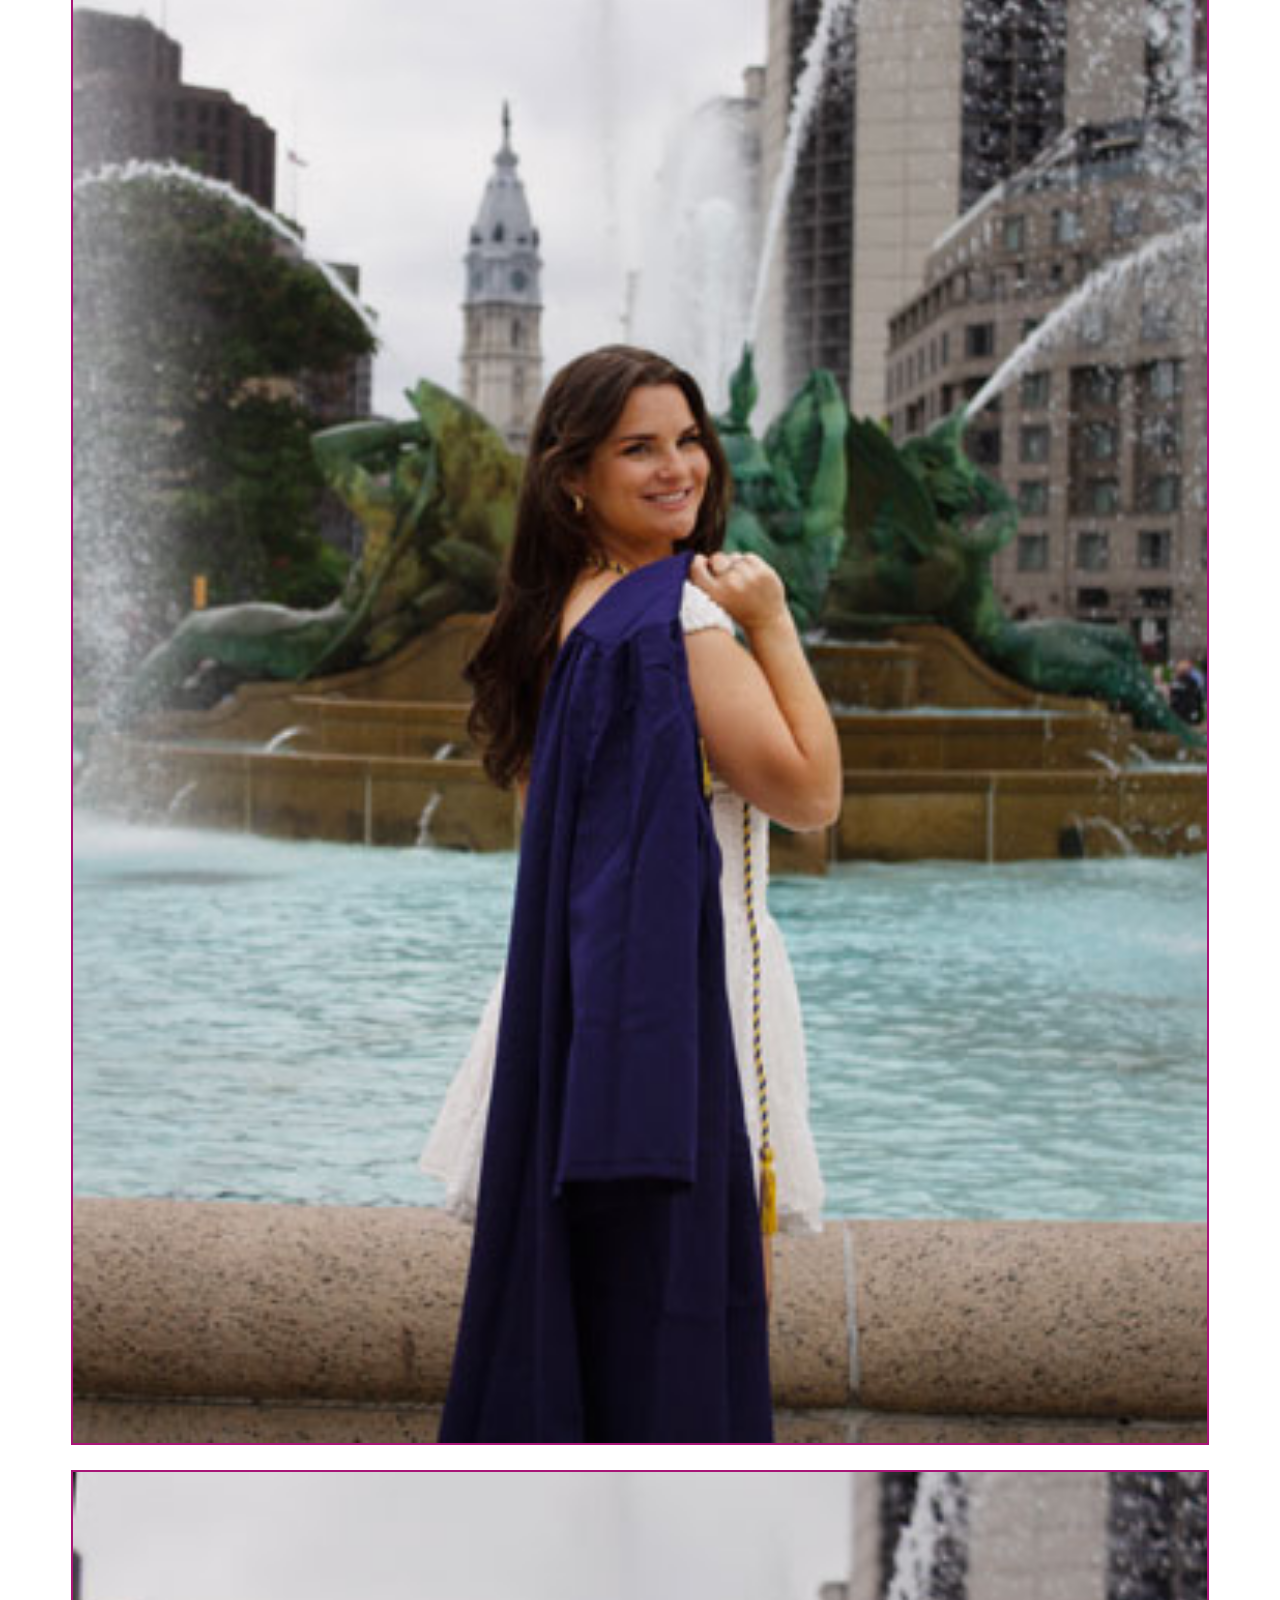
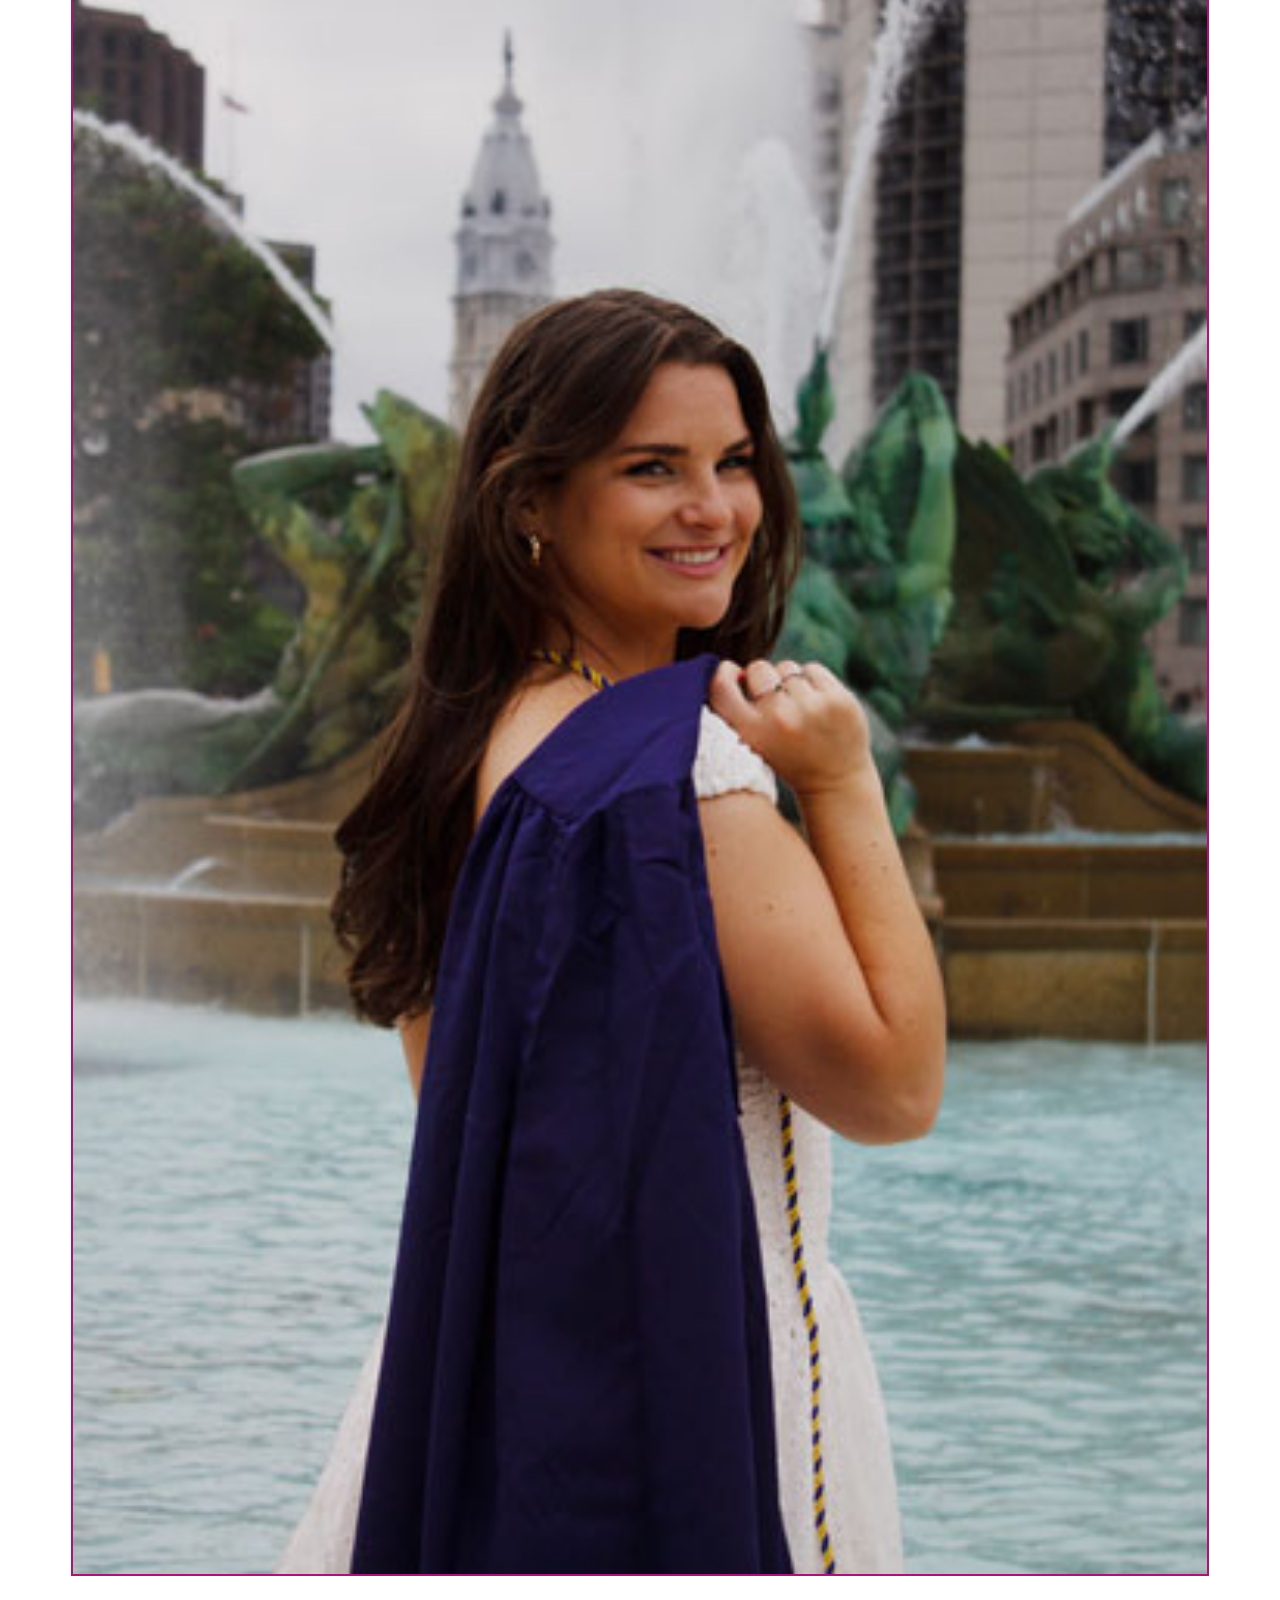
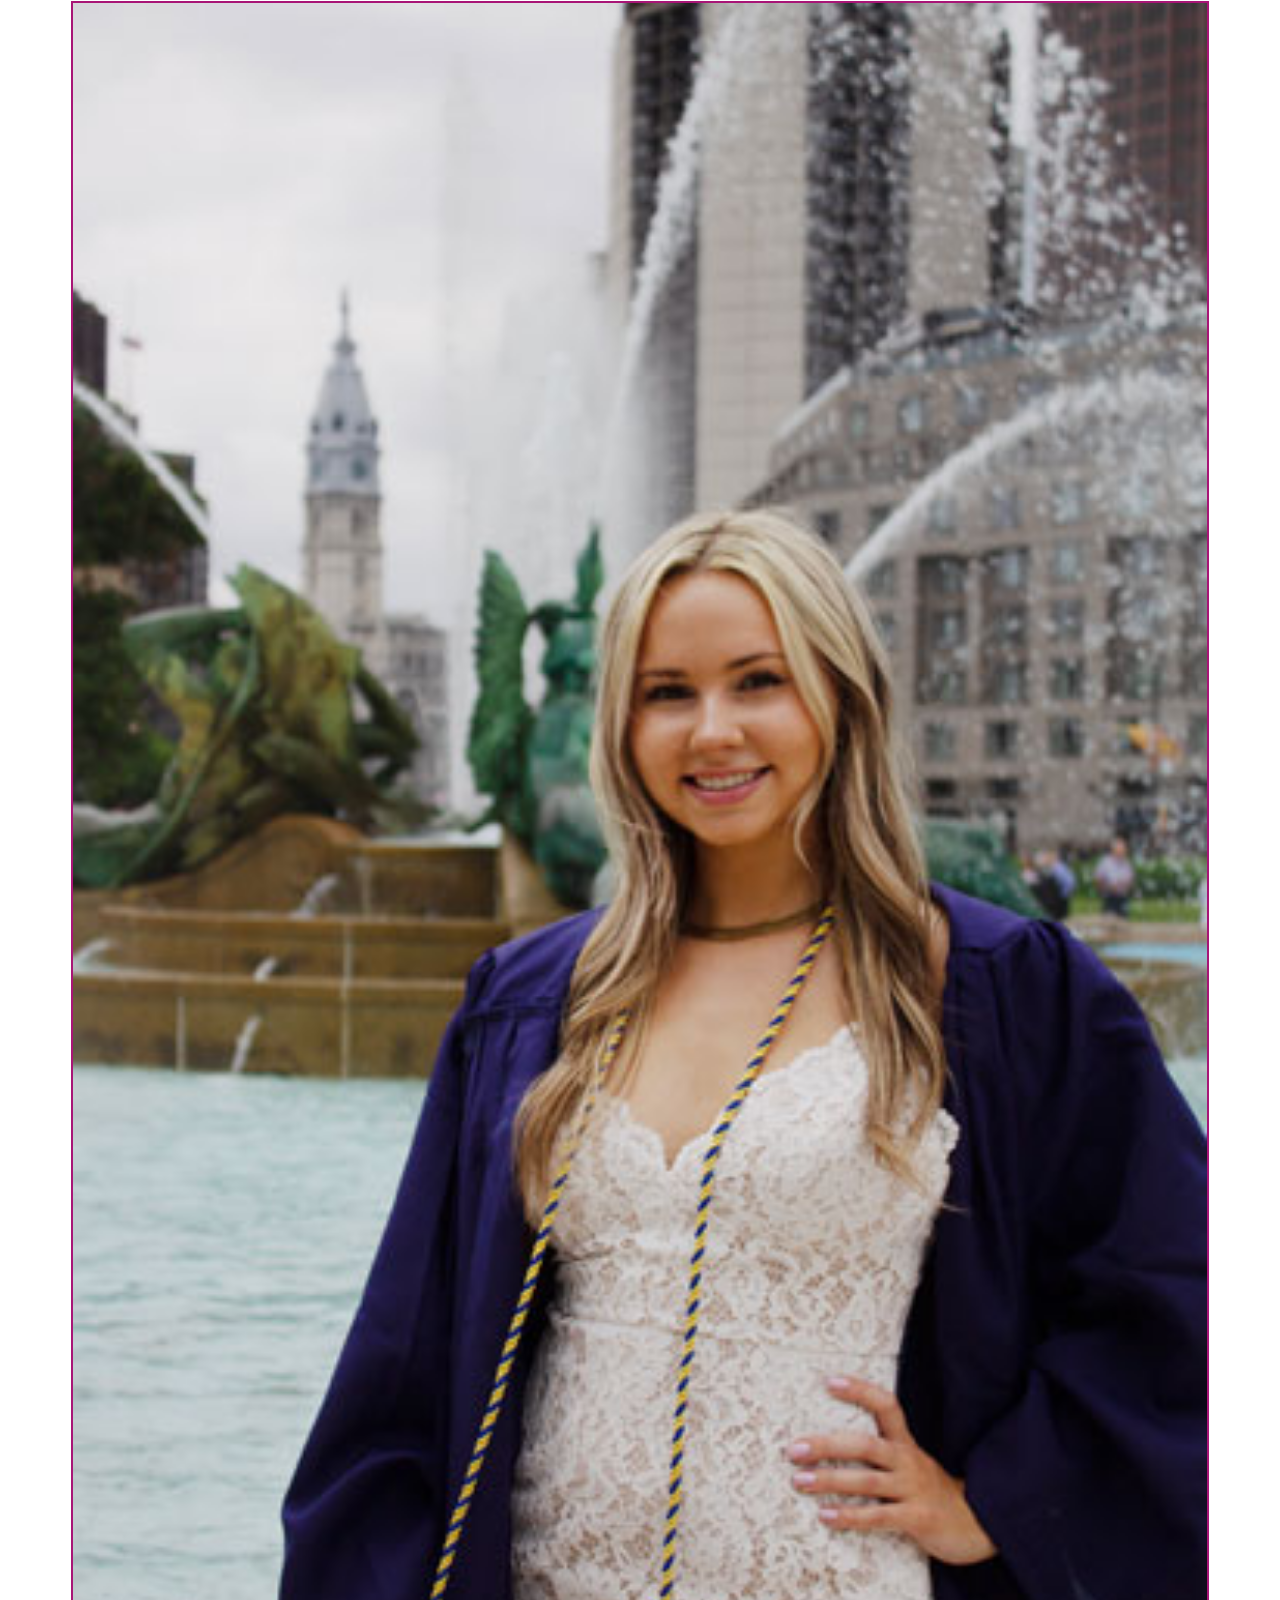
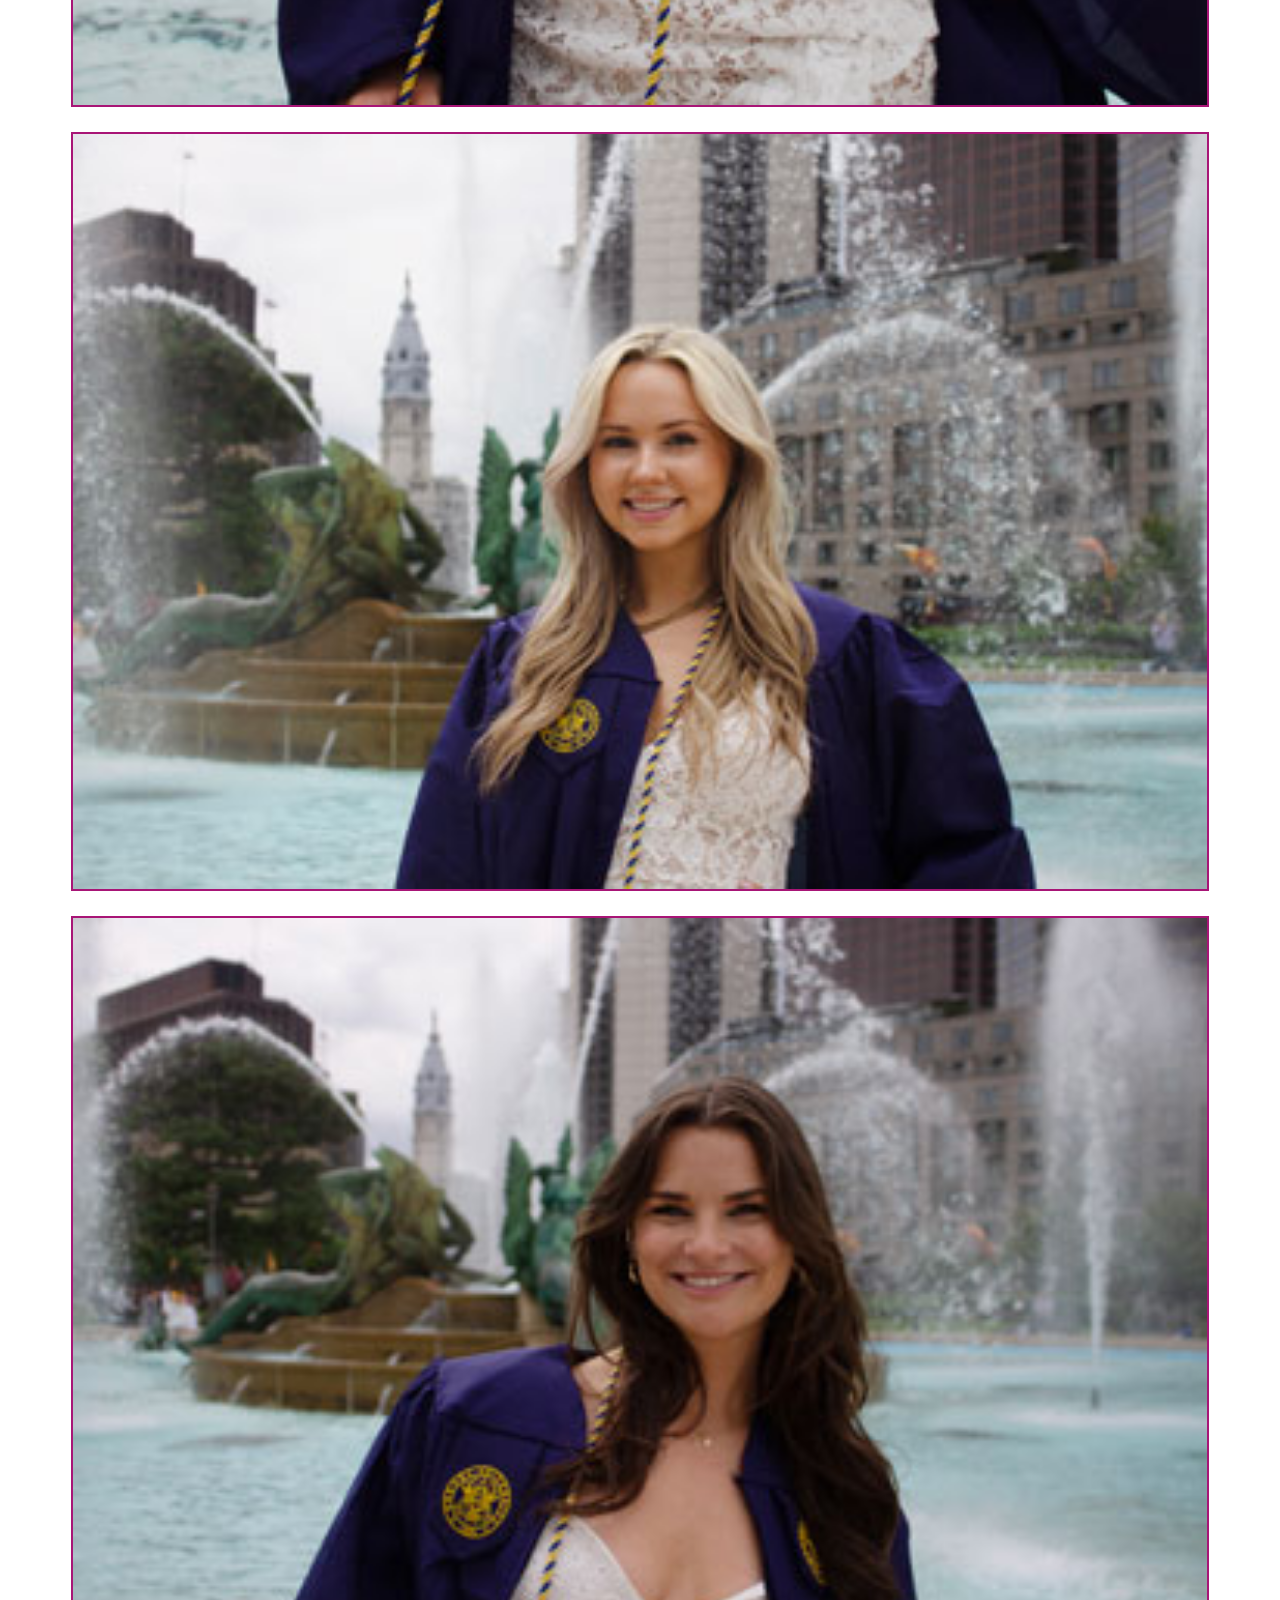
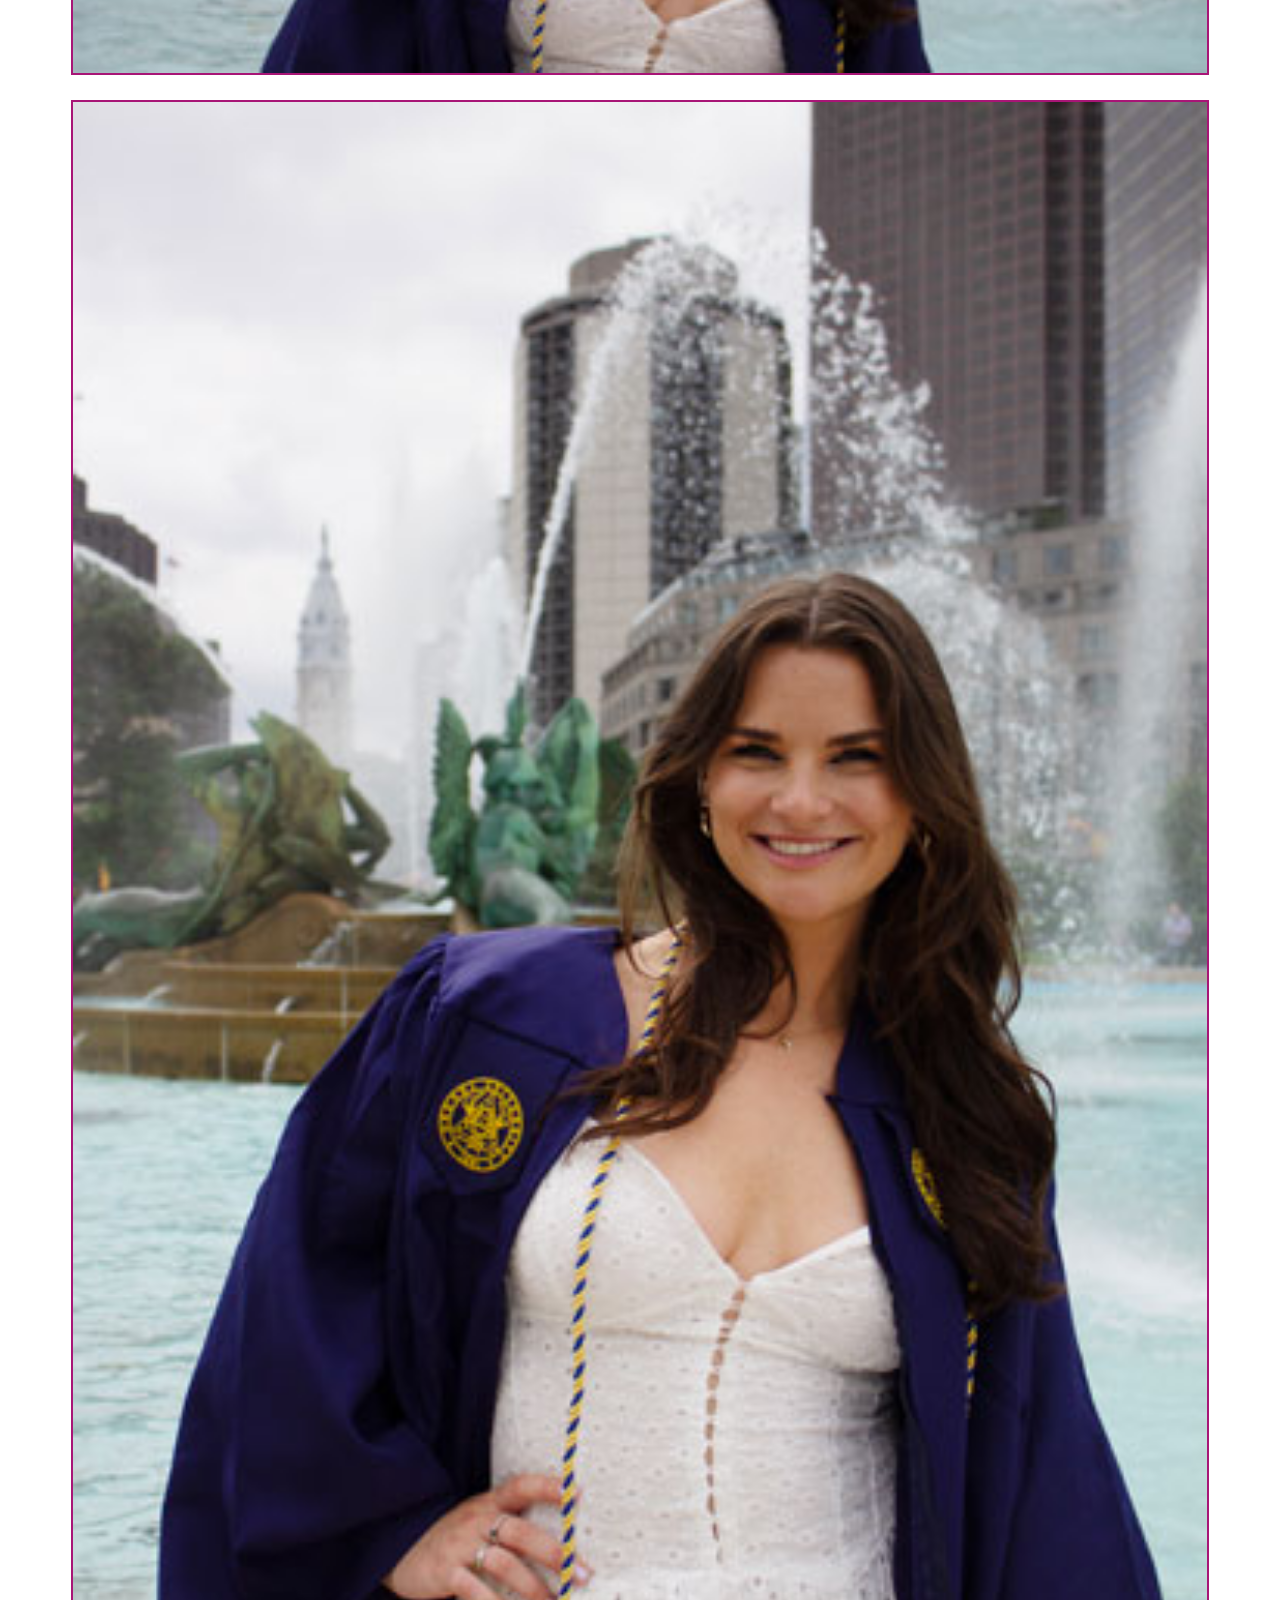
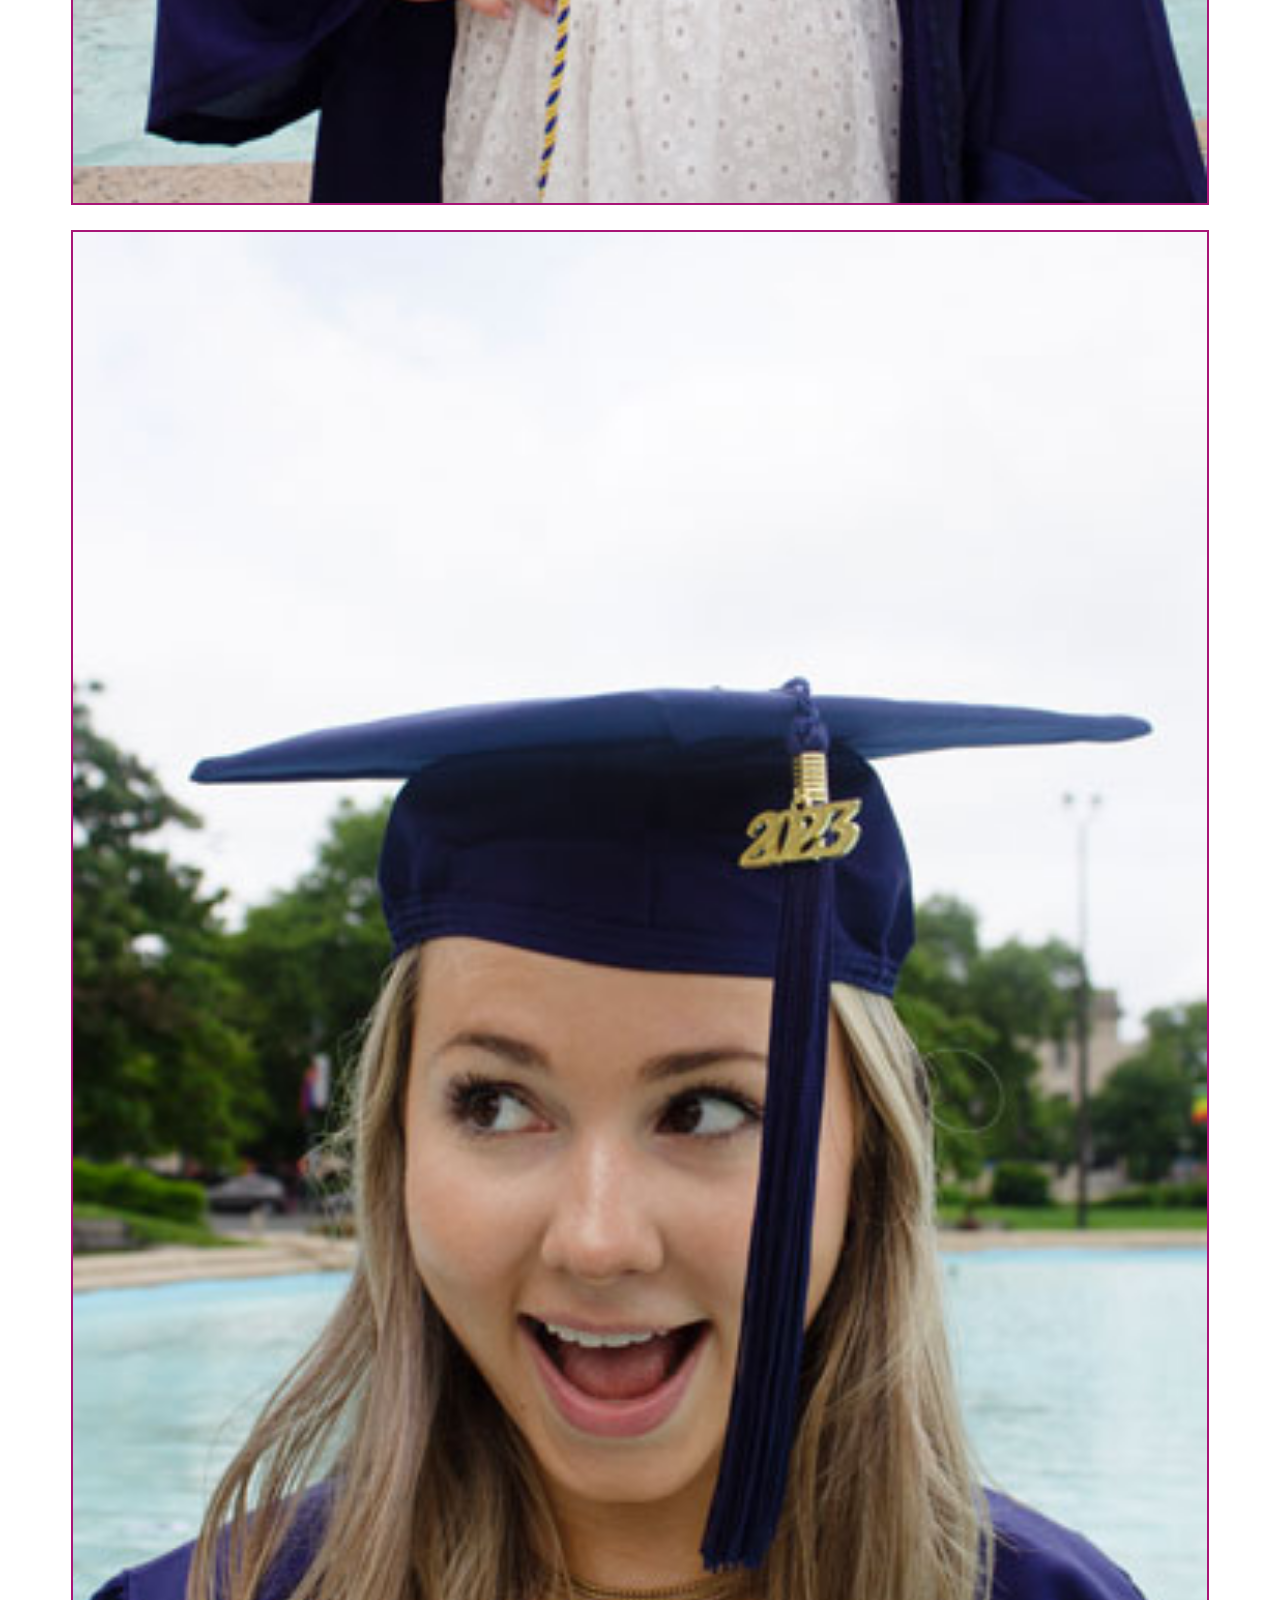
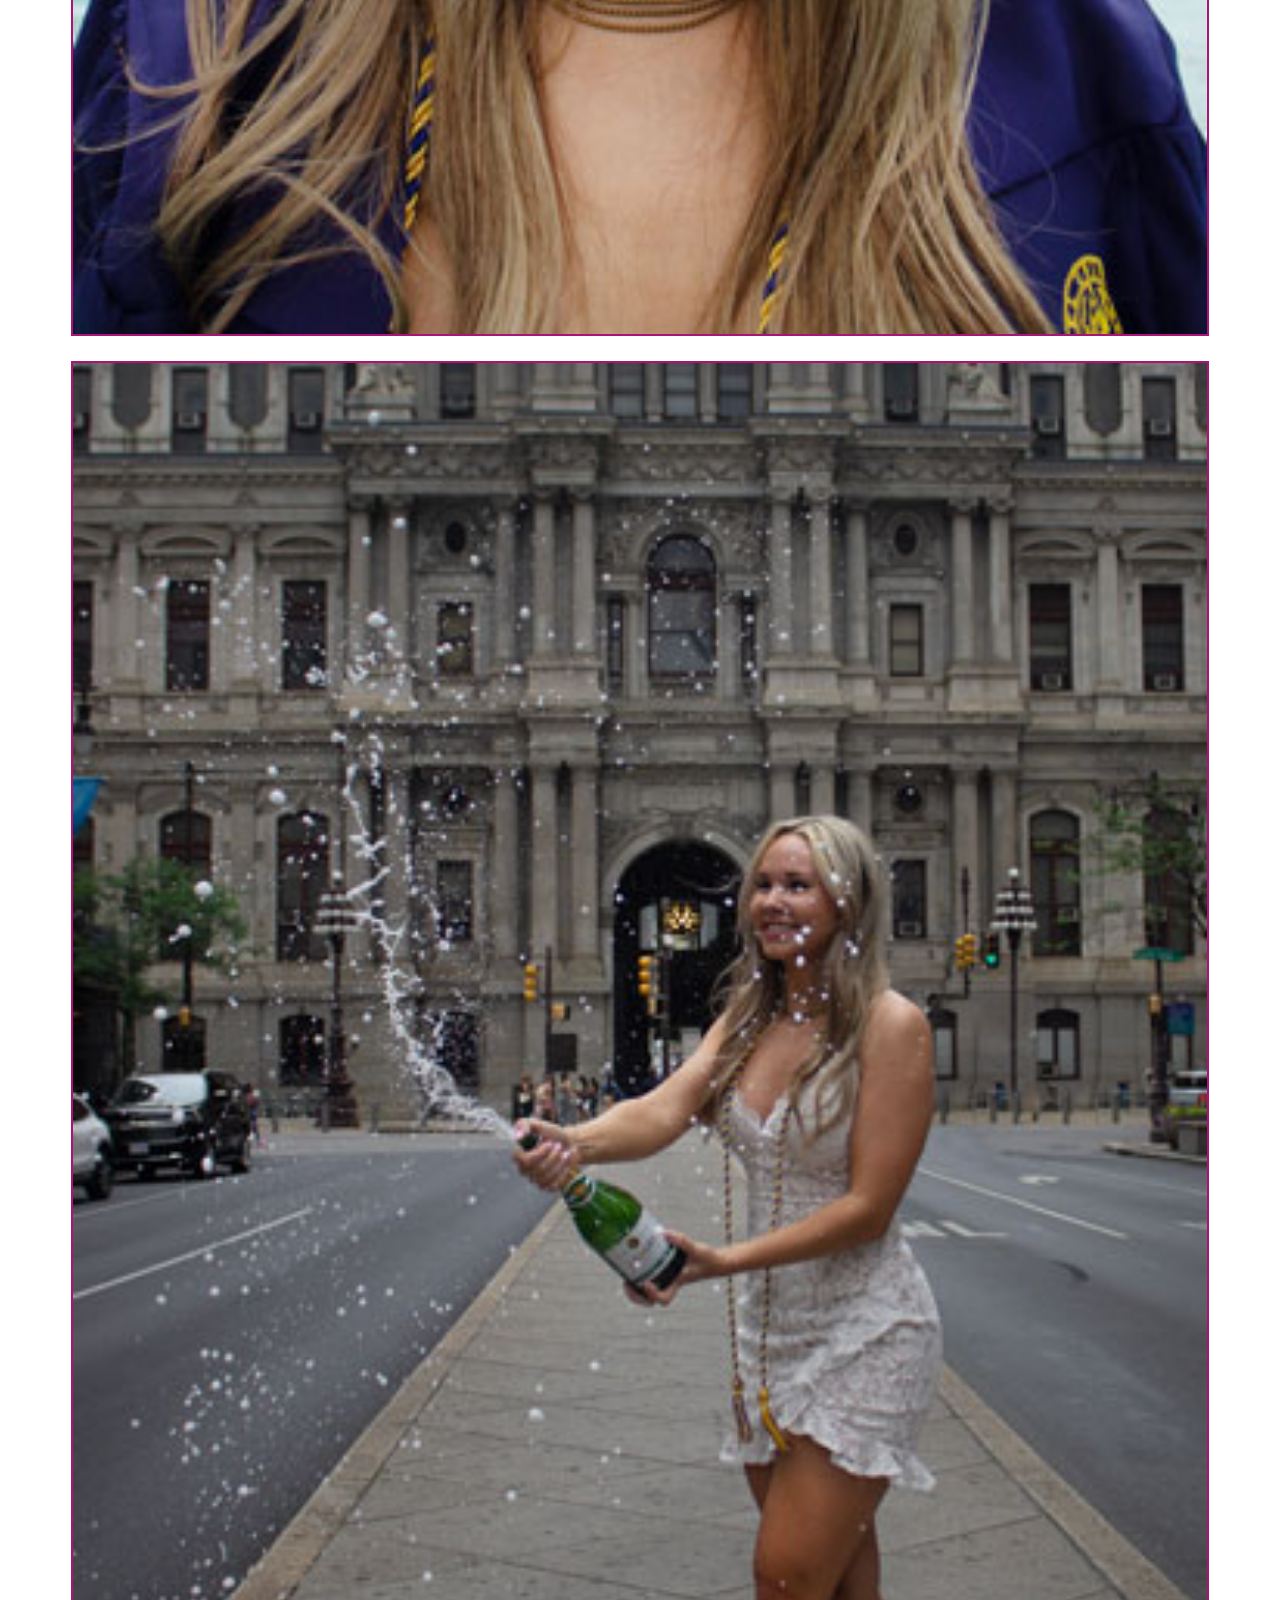
<file: photo.html>
<!DOCTYPE html>
<html lang="en">
  <head>
    <meta charset="UTF-8" />
    <meta name="viewport" content="width=device-width, initial-scale=1.0" />
    <link rel="stylesheet" type="text/css" href="styles.css" />
    <title>Photography</title>
  </head>
  <body>
    <header>
      <!--Top Nav-->
      <section class="headercolumn">
        <div class="icons">
          <a
            class="socials"
            href="https://www.instagram.com/artofkate/"
            target="_blank"
          >
            <img
              class="socials"
              src="Images/instagram.png"
              width="20"
              alt="Instagram logo"
          /></a>
          <a
            class="socials"
            href="https://www.linkedin.com/in/kate-miraglia-063b0910a/"
            target="_blank"
          >
            <img
              class="socials"
              src="Images/linkedin.png"
              width="20"
              alt="LinkedIn logo"
            />
          </a>
        </div>
        <a class="centertitle" href="index.html">Kate Miraglia</a>
        <a href="photo.html#bottom">
          <div class="hamburger_container">
            <hr class="hamburger" />
            <hr class="hamburger" />
            <hr class="hamburger" />
          </div>
        </a>
      </section>
    </header>
    <div class="homecategories"><h1>Photography</h1></div>
    <hr />
    <div id="swedish">
      <div class="image-text">
        <div class="left-text">
          <h3>Commissioned Graduation Portraits</h3>
        </div>
        <div class="right-text"><h4>2023</h4></div>
      </div>
    </div>
    <!--IMAGES-->
    <figure>
      <img
        src="Images/Photo1.jpg"
        alt="Girl in front of fountain with graduation chords"
        class="homepage-images"
        width="365"
      />
      <img
        src="Images/photo2.jpg"
        alt="Girl in front of fountain with graduation chords"
        class="homepage-images"
        width="365"
      />
      <img
        src="Images/photo3.jpg"
        alt="Girl in front of fountain with graduation chords and gown"
        class="homepage-images"
        width="365"
      />
      <img
        src="Images/photo4.jpg"
        alt="Girl in front of fountain with graduation chords holding gown over shoulder"
        class="homepage-images"
        width="365"
      />
      <img
        src="Images/photo5.jpg"
        alt="Girl in front of fountain with graduation chords holding gown over shoulder"
        class="homepage-images"
        width="365"
      />
      <img
        src="Images/photo6.jpg"
        alt="Girl in front of fountain with graduation chords and gown"
        class="homepage-images"
        width="365"
      />
      <img
        src="Images/photo7.jpg"
        alt="Girl in front of fountain with graduation chords and gown"
        class="homepage-images"
        width="365"
      />
      <img
        src="Images/photo8.jpg"
        alt="Girl in front of fountain with graduation chords and gown"
        class="homepage-images"
        width="365"
      />
      <img
        src="Images/photo9.jpg"
        alt="Girl in front of fountain with graduation chords and gown"
        class="homepage-images"
        width="365"
      />
      <img
        src="Images/photo10.jpg"
        alt="Close up of girl with graduation cap"
        class="homepage-images"
        width="365"
      />
      <img
        src="Images/Photo11.jpg"
        alt="Girl popping champagne in front of city hall"
        class="homepage-images"
        width="365"
      />
      <img
        src="Images/Photo12.jpg"
        alt="Girl popping champagne in front of city hall"
        class="homepage-images"
        width="365"
      />
      <img
        src="Images/photo13.jpg"
        alt="Girl popping champagne in front of city hall"
        class="homepage-images"
        width="365"
      />
      <img
        src="Images/photo14.jpg"
        alt="Girl popping champagne in front of city hall"
        class="homepage-images"
        width="365"
      />
      <img
        src="Images/photo15.jpg"
        alt="Girl popping champagne in front of city hall"
        class="homepage-images"
        width="365"
      />
      <img
        src="Images/photo16.jpg"
        alt="girl with hand on hip in graduation gown in front of city hall"
        class="homepage-images"
        width="365"
      />
      <img
        src="Images/photo17.jpg"
        alt="Girl holding graduation cap and smiling in front of city hall"
        class="homepage-images"
        width="365"
      />
    </figure>

    <section id="bottom">
      <nav>
        <ul>
          <li><a href="index.html">Home</a></li>
          <li><a href="egd.html">Environmental Graphic Design</a></li>
          <li><a href="publication.html">Publication Design</a></li>
          <li><a href="web.html">Web and Digital Design</a></li>
          <li><a href="events.html">Event Materials</a></li>
          <li><a href="brand.html">Brand Design</a></li>
          <li><a href="photo.html">Photography</a></li>
          <li><a href="contact.html">Contact and Info</a></li>
        </ul>
      </nav>
    </section>
  </body>
</html>
</file>
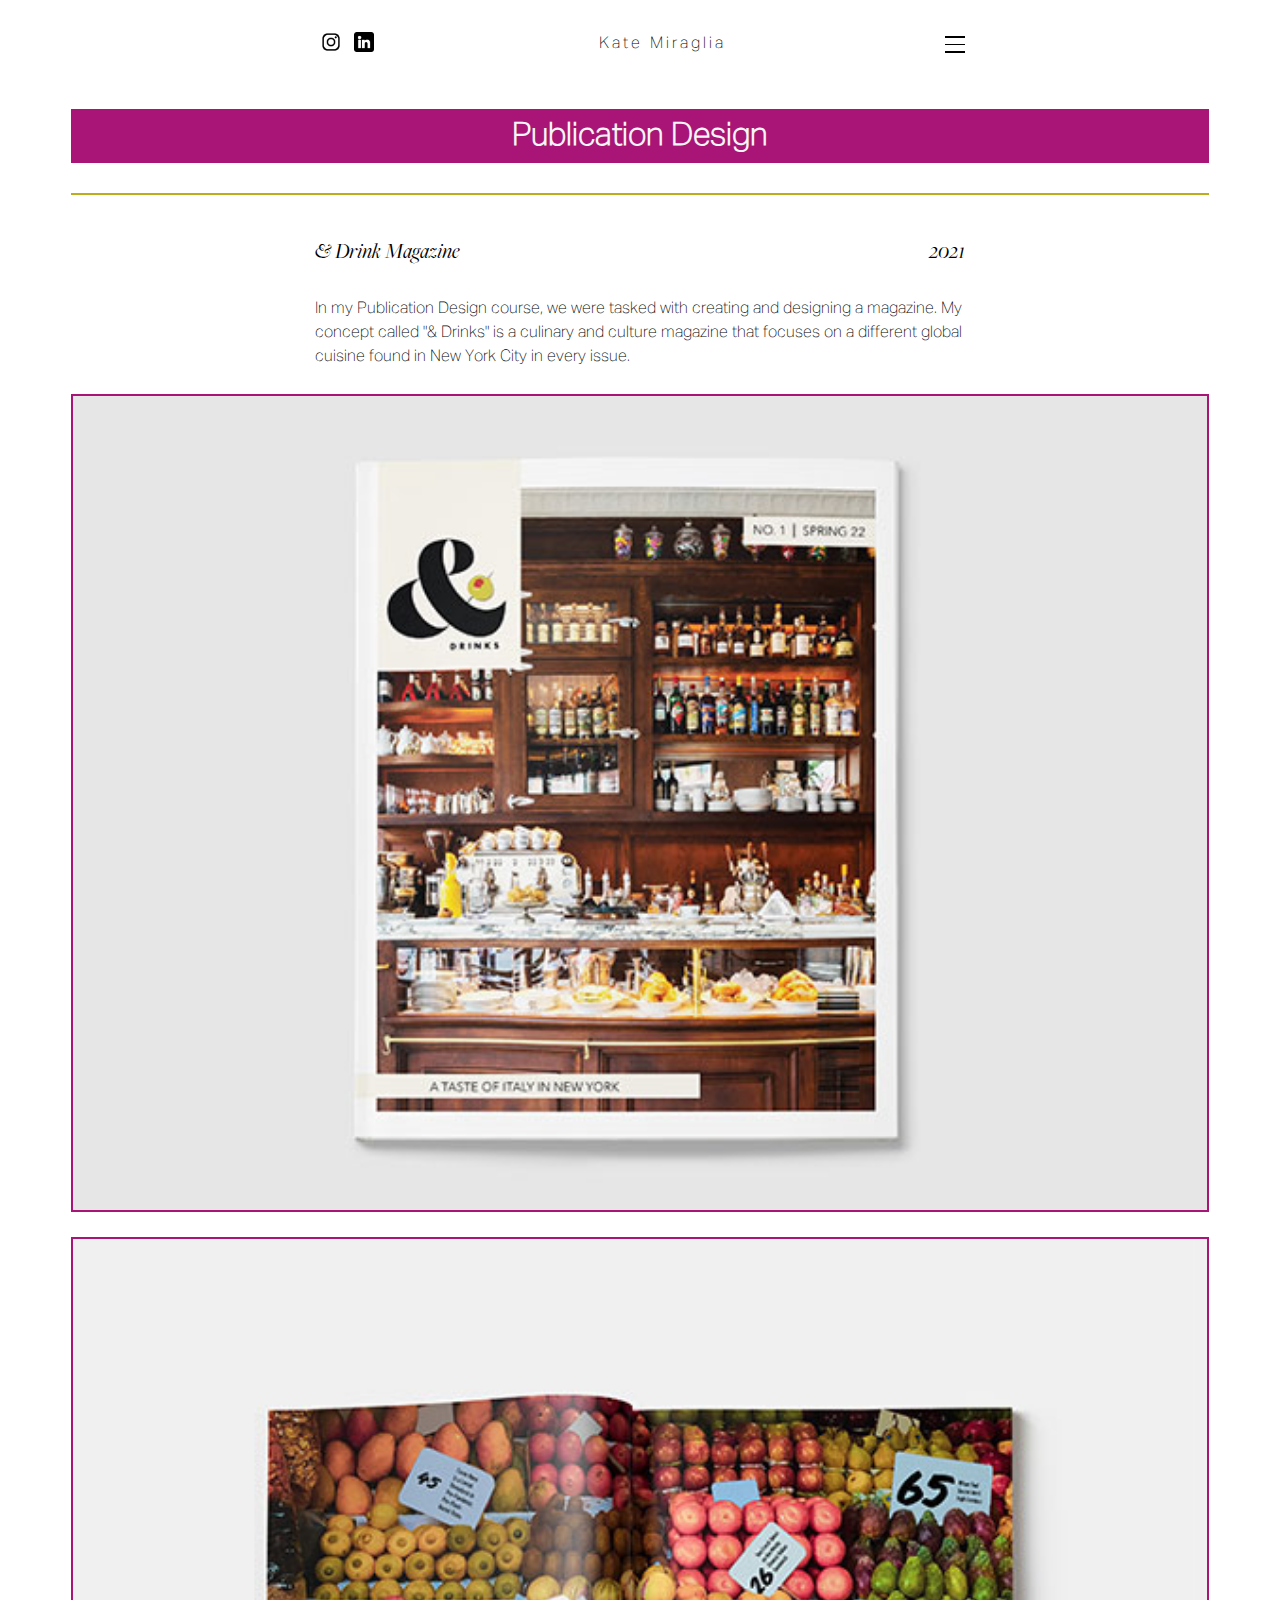
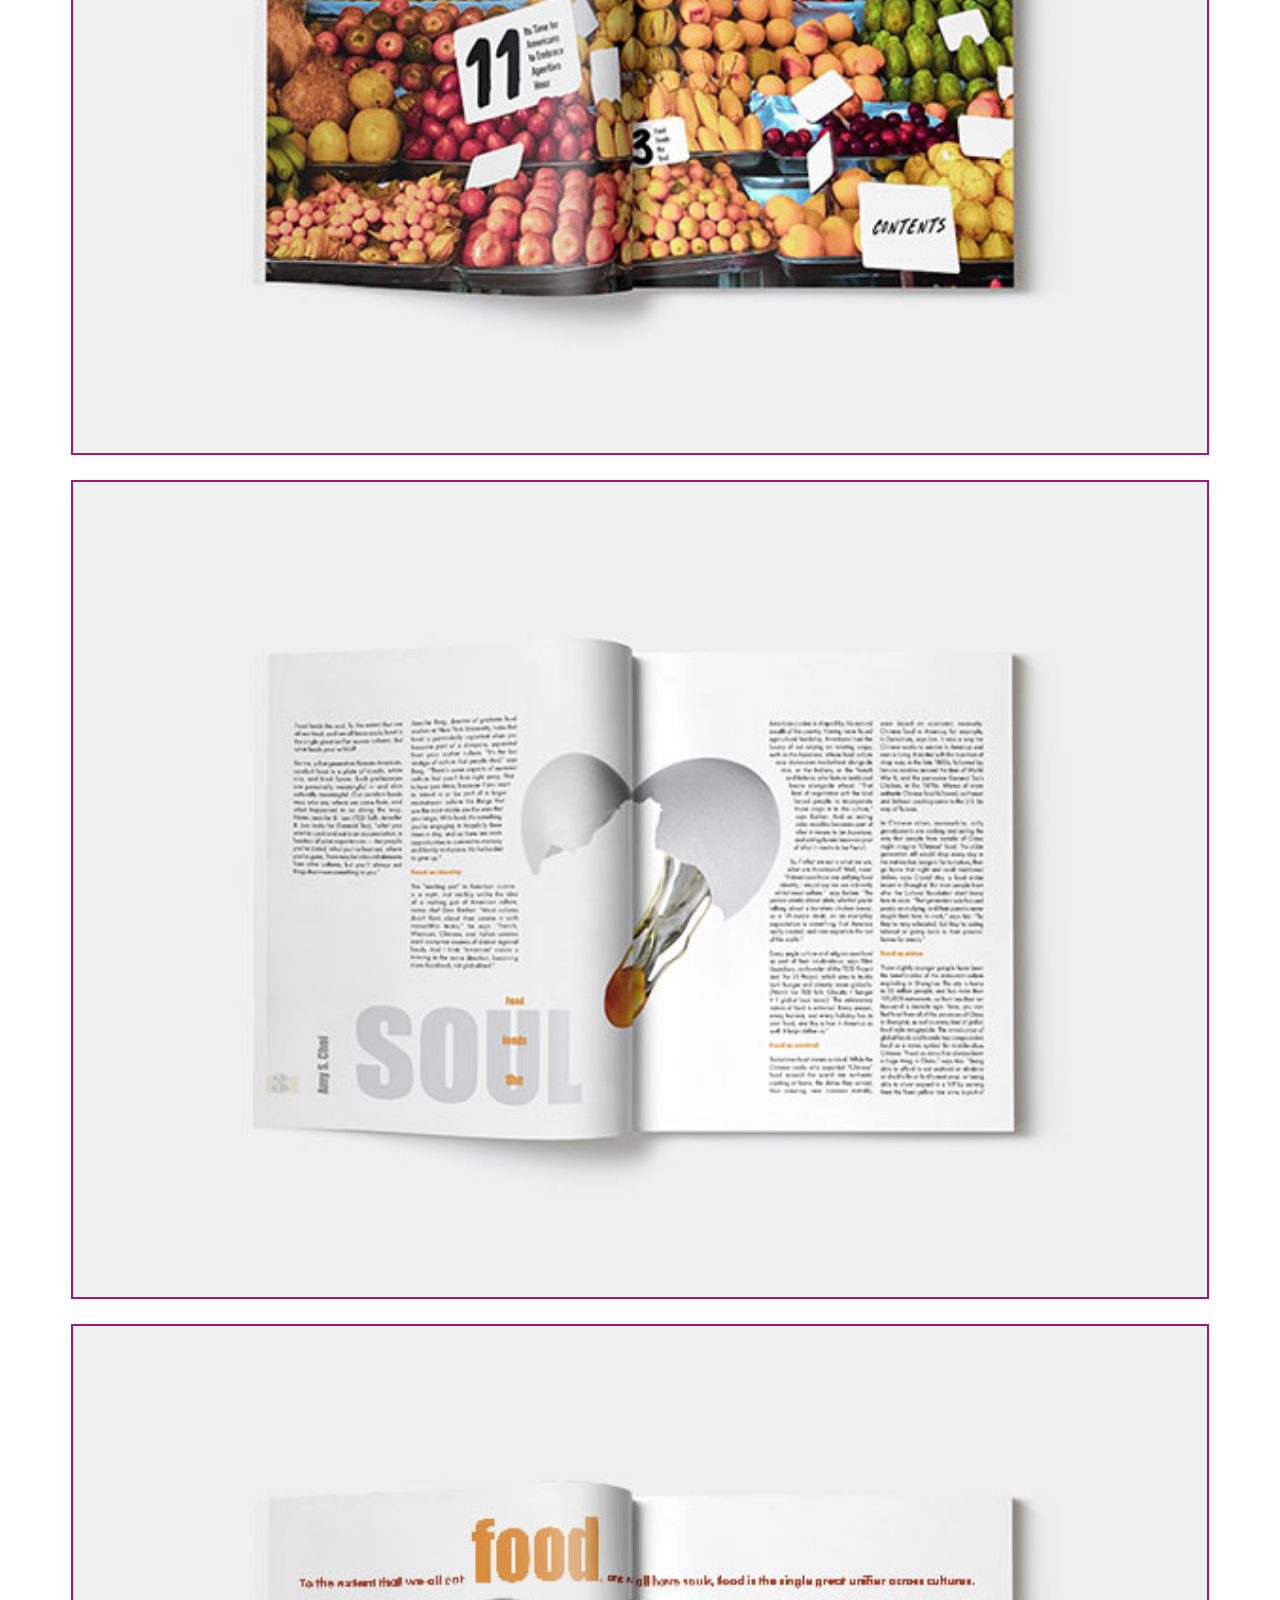
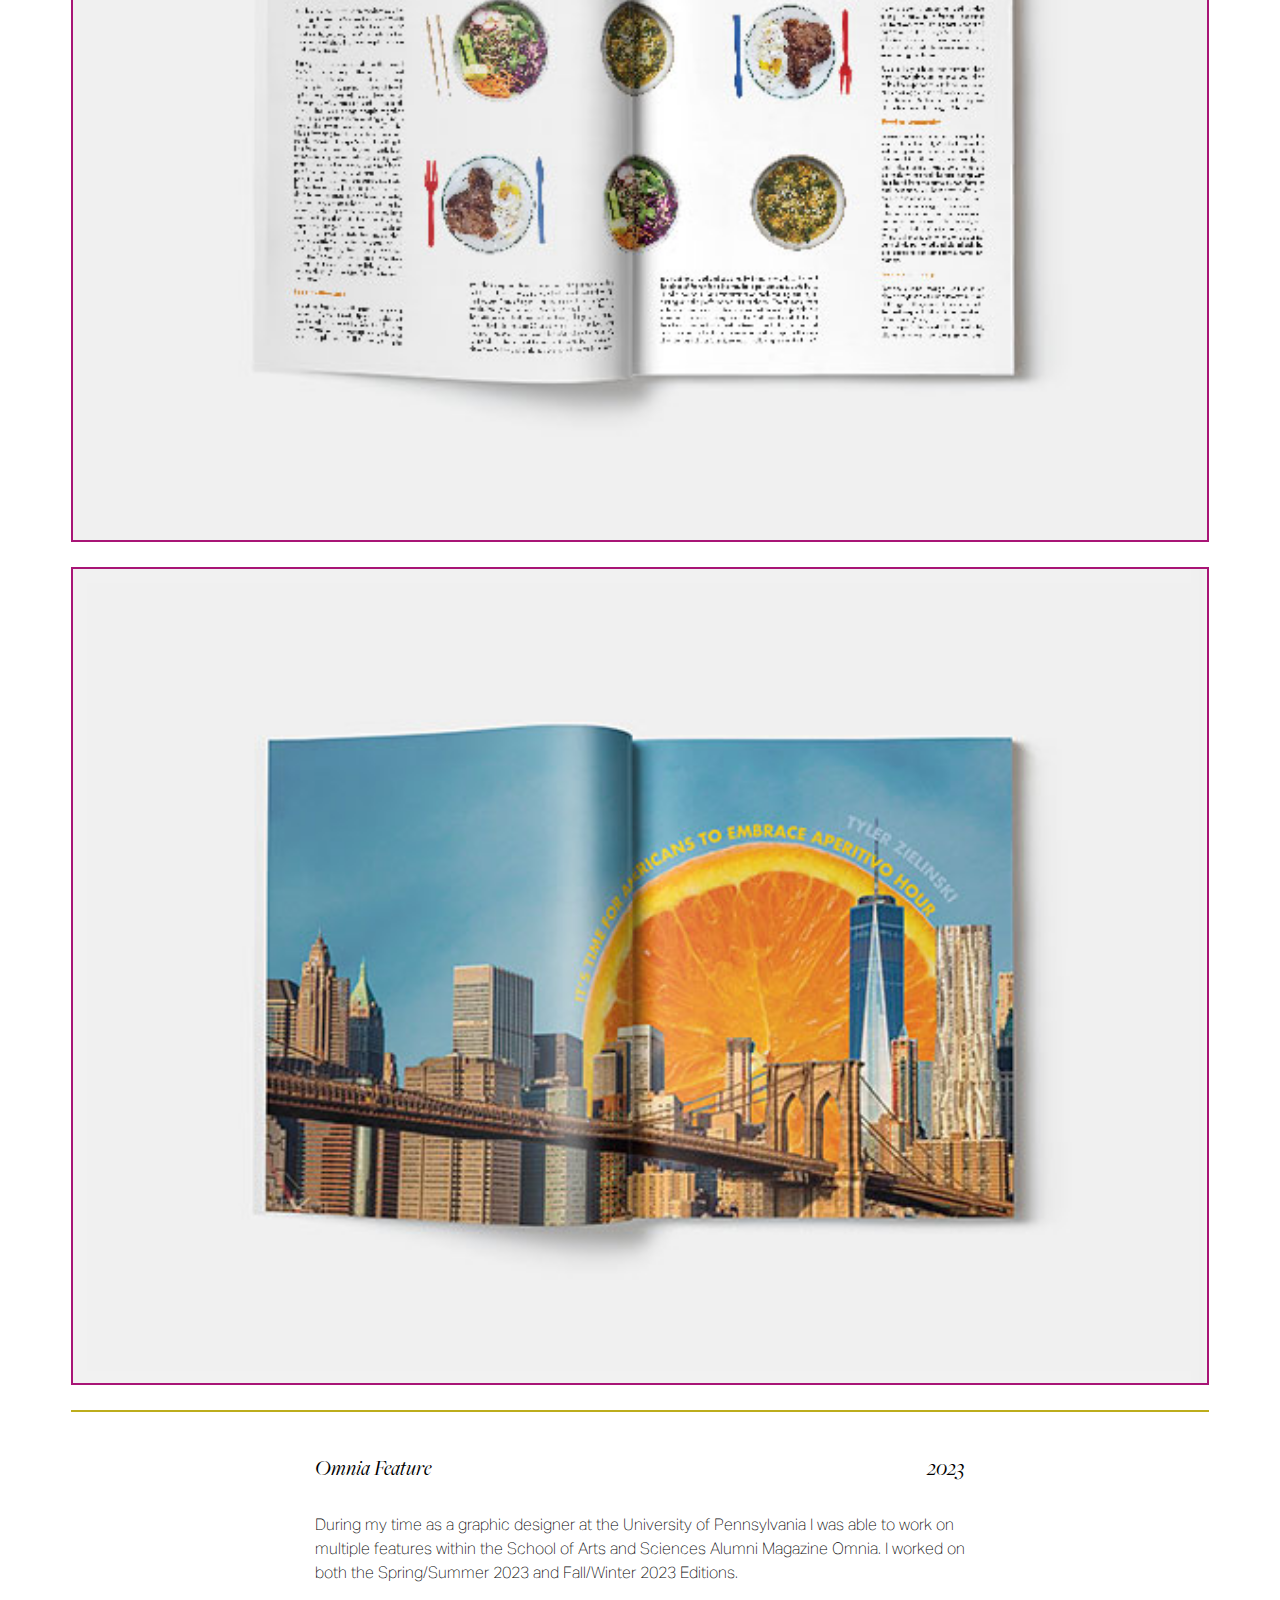
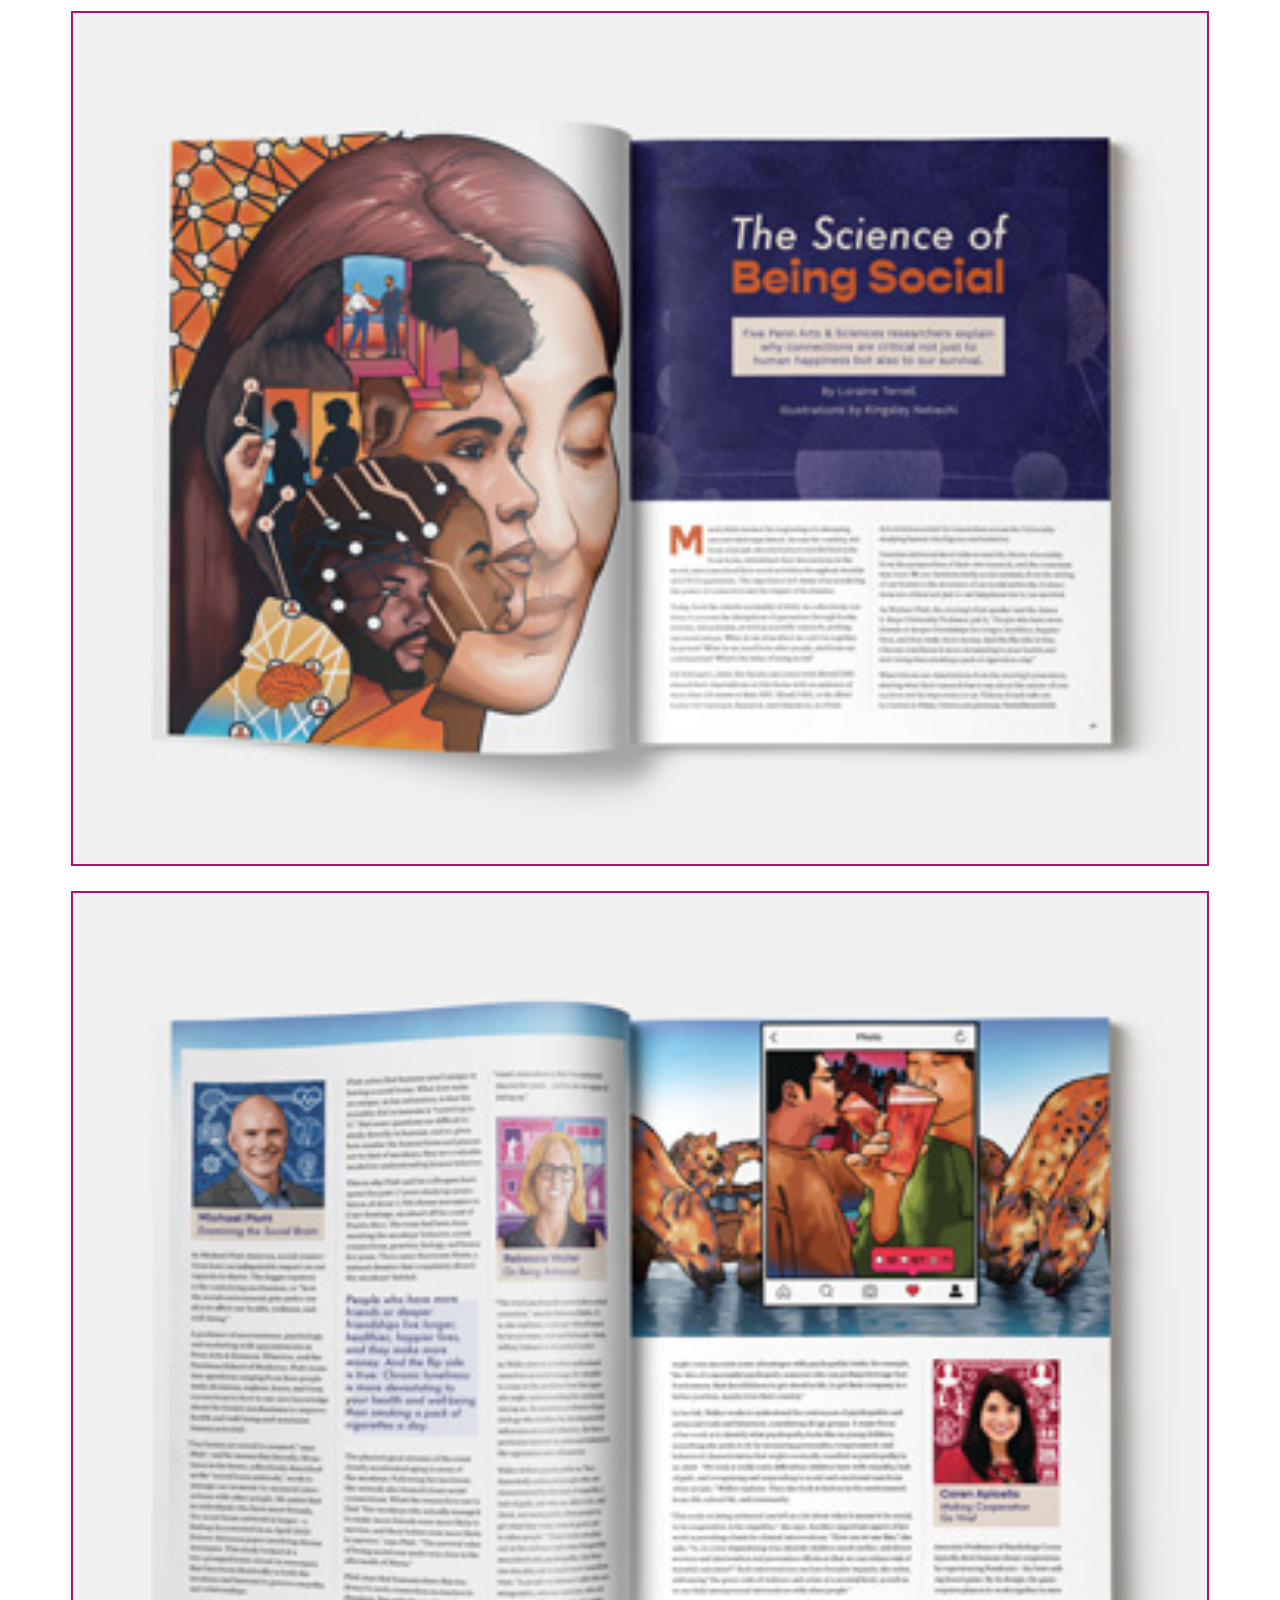
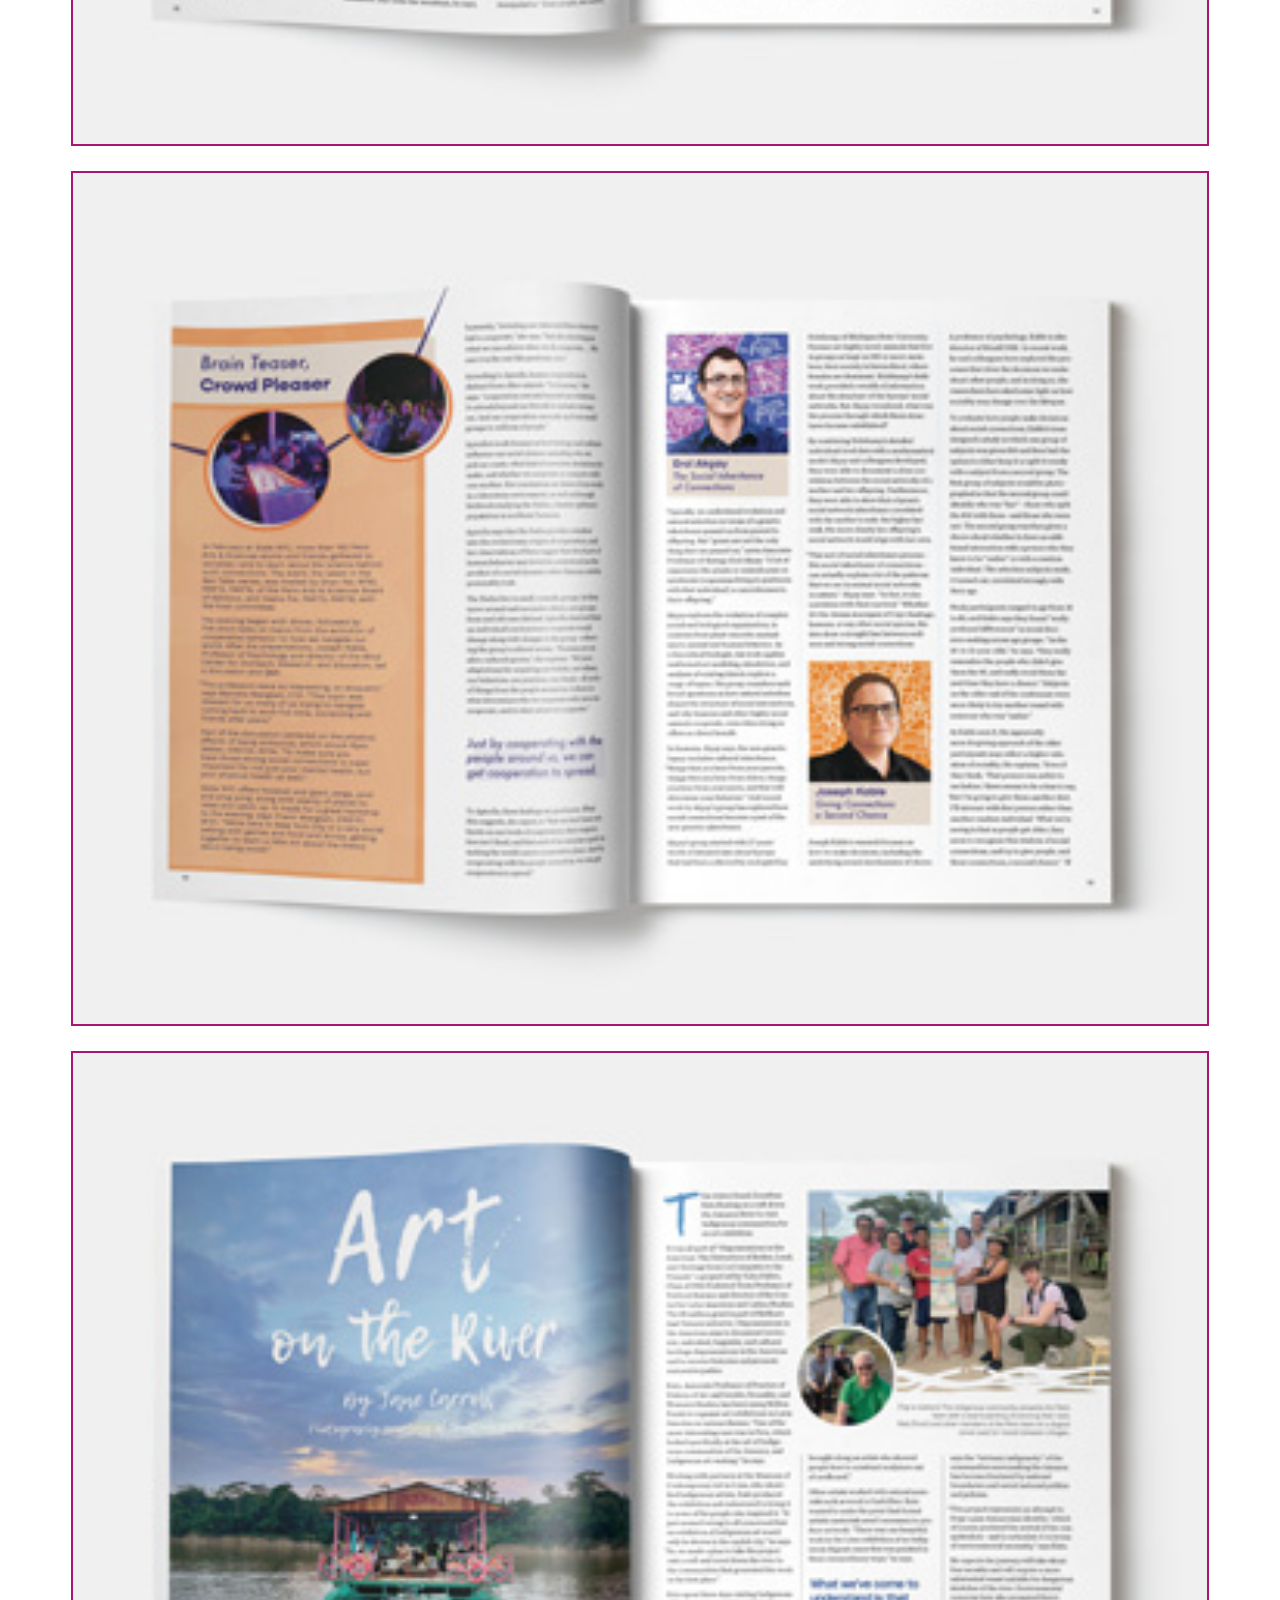
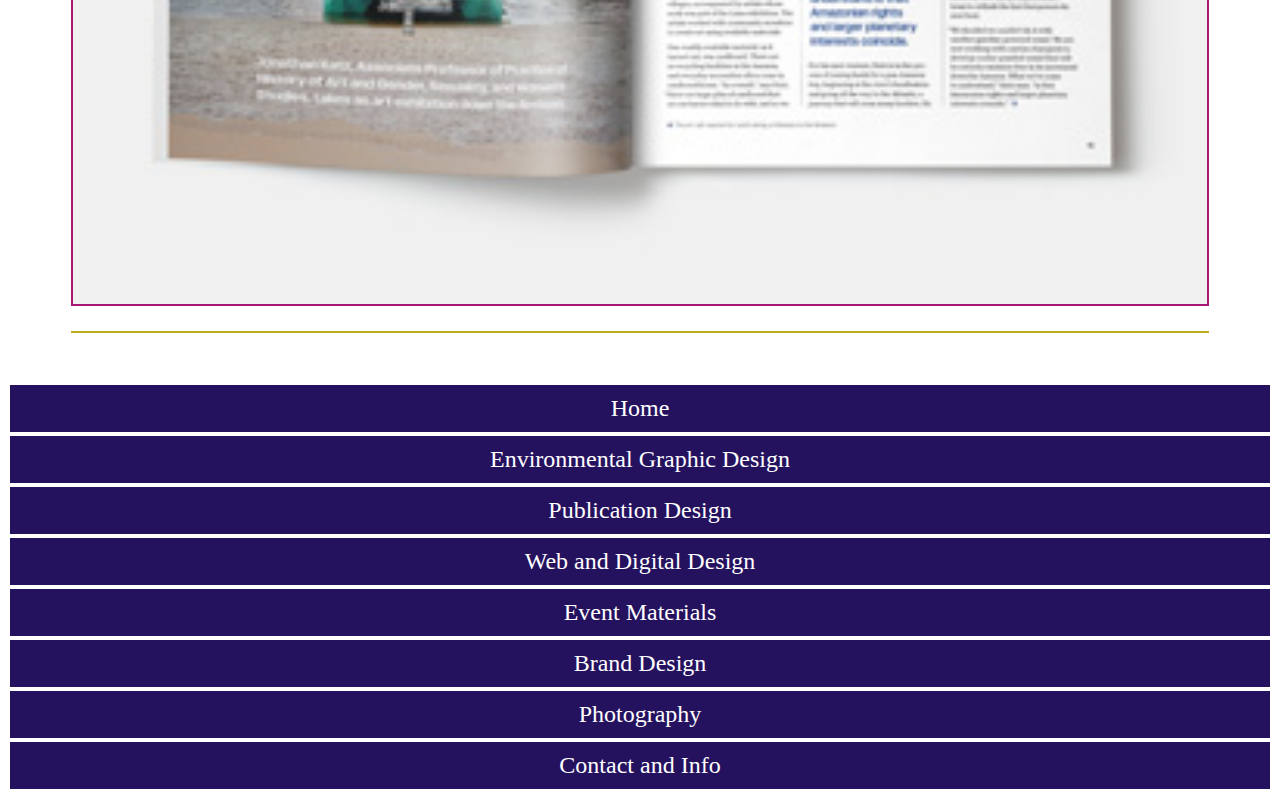
<file: publication.html>
<!DOCTYPE html>
<html lang="en">
  <head>
    <meta charset="UTF-8" />
    <meta name="viewport" content="width=device-width, initial-scale=1.0" />
    <link rel="stylesheet" type="text/css" href="styles.css" />
    <title>Publication Design</title>
  </head>
  <body>
    <header>
      <section class="headercolumn">
        <div class="icons">
          <a
            class="socials"
            href="https://www.instagram.com/artofkate/"
            target="_blank"
          >
            <img
              class="socials"
              src="Images/instagram.png"
              width="20"
              alt="Instagram logo"
          /></a>

          <a
            class="socials"
            href="https://www.linkedin.com/in/kate-miraglia-063b0910a/"
            target="_blank"
          >
            <img
              class="socials"
              src="Images/linkedin.png"
              width="20"
              alt="LinkedIn Logo"
            />
          </a>
        </div>
        <a class="centertitle" href="index.html">Kate Miraglia</a>
        <a href="publication.html#bottom">
          <div class="hamburger_container">
            <hr class="hamburger" />
            <hr class="hamburger" />
            <hr class="hamburger" />
          </div>
        </a>
      </section>
    </header>

    <div class="homecategories"><h1>Publication Design</h1></div>
    <hr />
    <section id="drinks">
      <div class="image-text">
        <div class="left-text">
          <h3>& Drink Magazine</h3>
        </div>
        <div class="right-text">
          <h3>2021</h3>
        </div>
      </div>
    </section>
    <p>
      In my Publication Design course, we were tasked with creating and
      designing a magazine. My concept called "&amp; Drinks" is a culinary and
      culture magazine that focuses on a different global cuisine found in New
      York City in every issue.
    </p>
    <figure>
      <img
        src="Images/&Drinks_Cover.jpg"
        alt="& Drink Magazine spread 1"
        class="homepage-images"
        width="365"
        height="365"
      />
      <img
        src="Images/&Drinks_spread1..jpg"
        alt="& Drink Magazine spread 2"
        class="homepage-images"
        width="365"
        height="365"
      />
      <img
        src="Images/&Drinks_spread2.jpg"
        alt="& Drink Magazine spread 3"
        class="homepage-images"
        width="365"
        height="365"
      />
      <img
        src="Images/&Drinks_spread3.jpg"
        alt="& Drink Magazine spread 4"
        class="homepage-images"
        width="365"
        height="365"
      />
      <img
        src="Images/&Drinks_spread4.jpg"
        alt="& Drink Magazine spread 5"
        class="homepage-images"
        width="365"
        height="365"
      />
    </figure>
    <hr />
    <section id="omnia">
      <div class="image-text">
        <div class="left-text">
          <h3><i>Omnia</i> Feature</h3>
        </div>
        <div class="right-text">
          <h3>2023</h3>
        </div>
      </div>
    </section>
    <p>
      During my time as a graphic designer at the University of Pennsylvania I
      was able to work on multiple features within the School of Arts and
      Sciences Alumni Magazine Omnia. I worked on both the Spring/Summer 2023
      and Fall/Winter 2023 Editions. 
    </p>
    <figure>
      <img
        src="Images/SS_Omnia_Spread1.jpg"
        alt="Omnia Spread 1"
        class="homepage-images"
        width="365"
        height="365"
      />
      <img
        src="Images/SS_Omnia_Spread2.jpg"
        alt="Omnia spread 2"
        class="homepage-images"
        width="365"
        height="365"
      />
      <img
        src="Images/SS_Omnia_Spread3.jpg"
        alt="Omnia spread 3"
        class="homepage-images"
        width="365"
        height="365"
      />
      <img
        src="Images/SS_Omnia_Spread4.jpg"
        alt="Omnia spread 4"
        class="homepage-images"
        width="365"
        height="365"
      />
    </figure>
    <hr />
    <section id="bottom">
      <nav>
        <ul>
          <li><a href="index.html">Home</a></li>
          <li><a href="egd.html">Environmental Graphic Design</a></li>
          <li><a href="publication.html">Publication Design</a></li>
          <li><a href="web.html">Web and Digital Design</a></li>
          <li><a href="events.html">Event Materials</a></li>
          <li><a href="brand.html">Brand Design</a></li>
          <li><a href="photo.html">Photography</a></li>
          <li><a href="contact.html">Contact and Info</a></li>

          <!--Remove Bullets-->
        </ul>
      </nav>
    </section>
  </body>
</html>
</file>
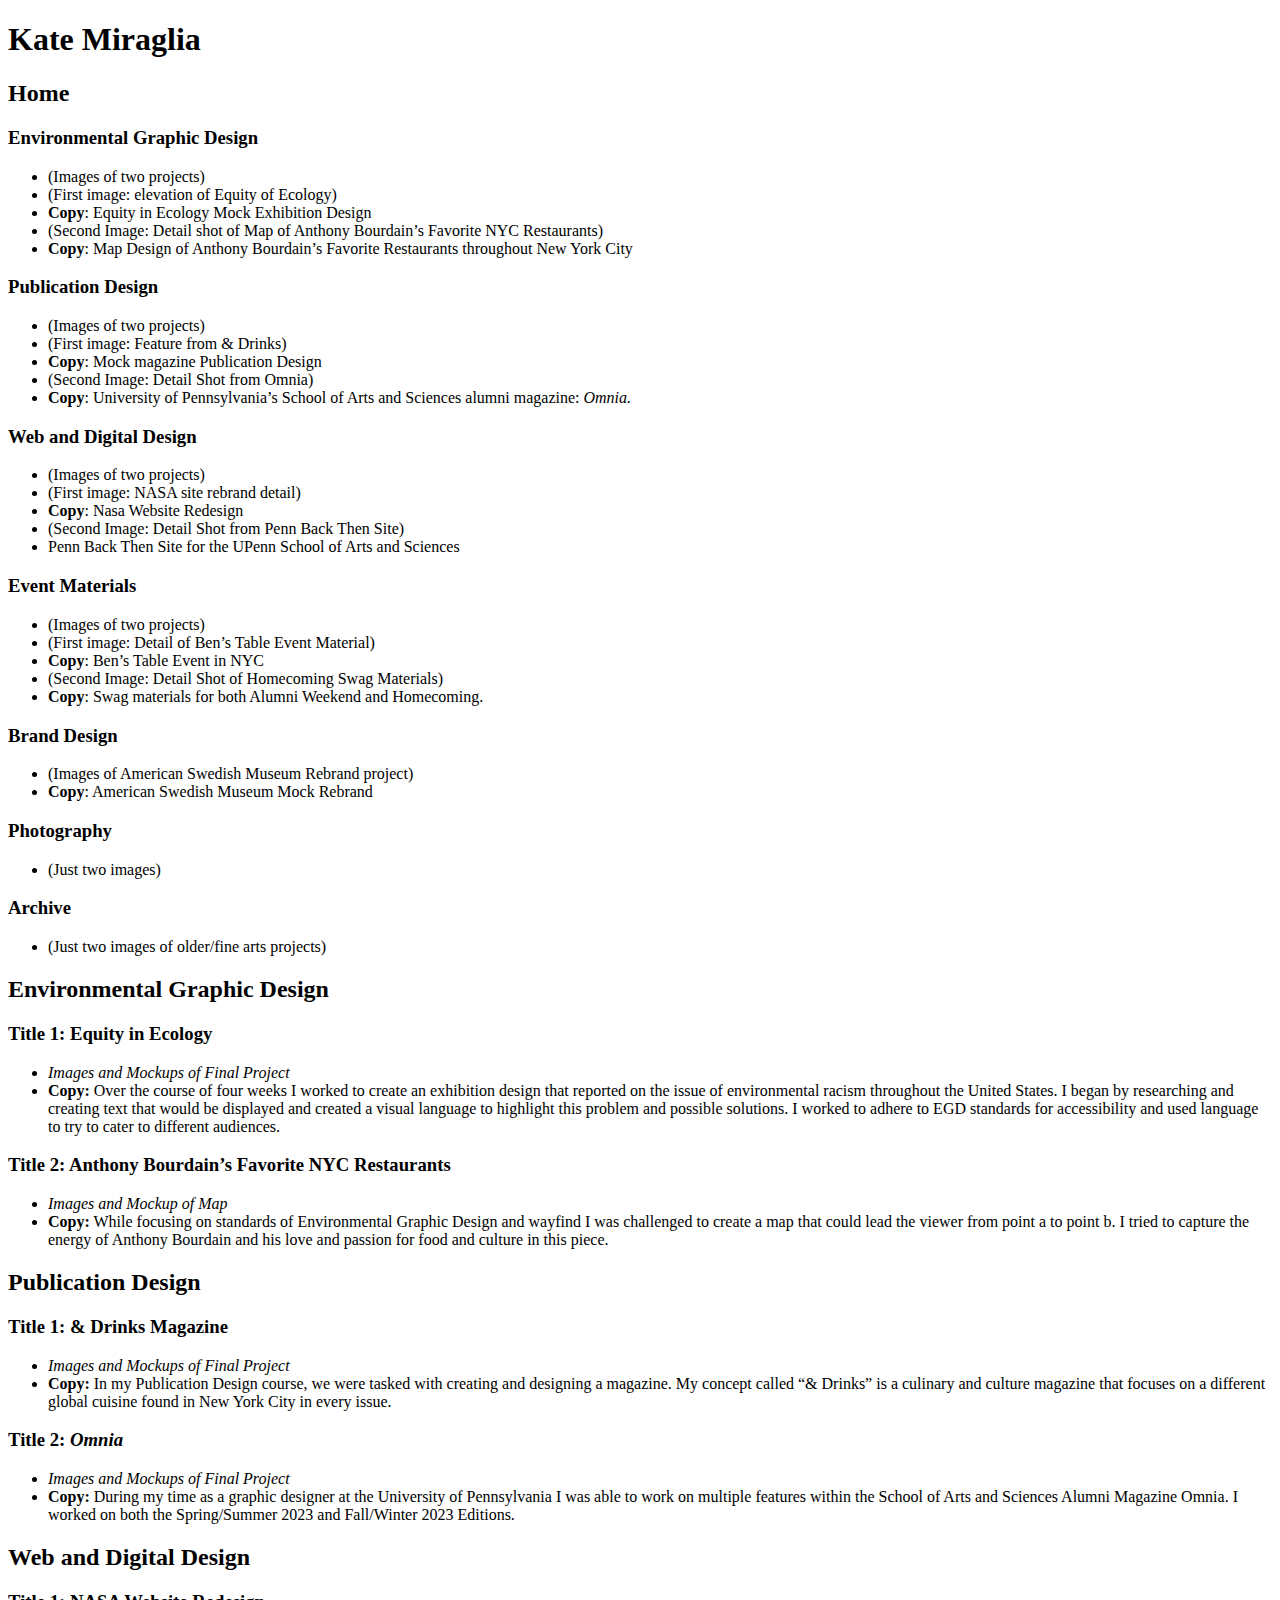
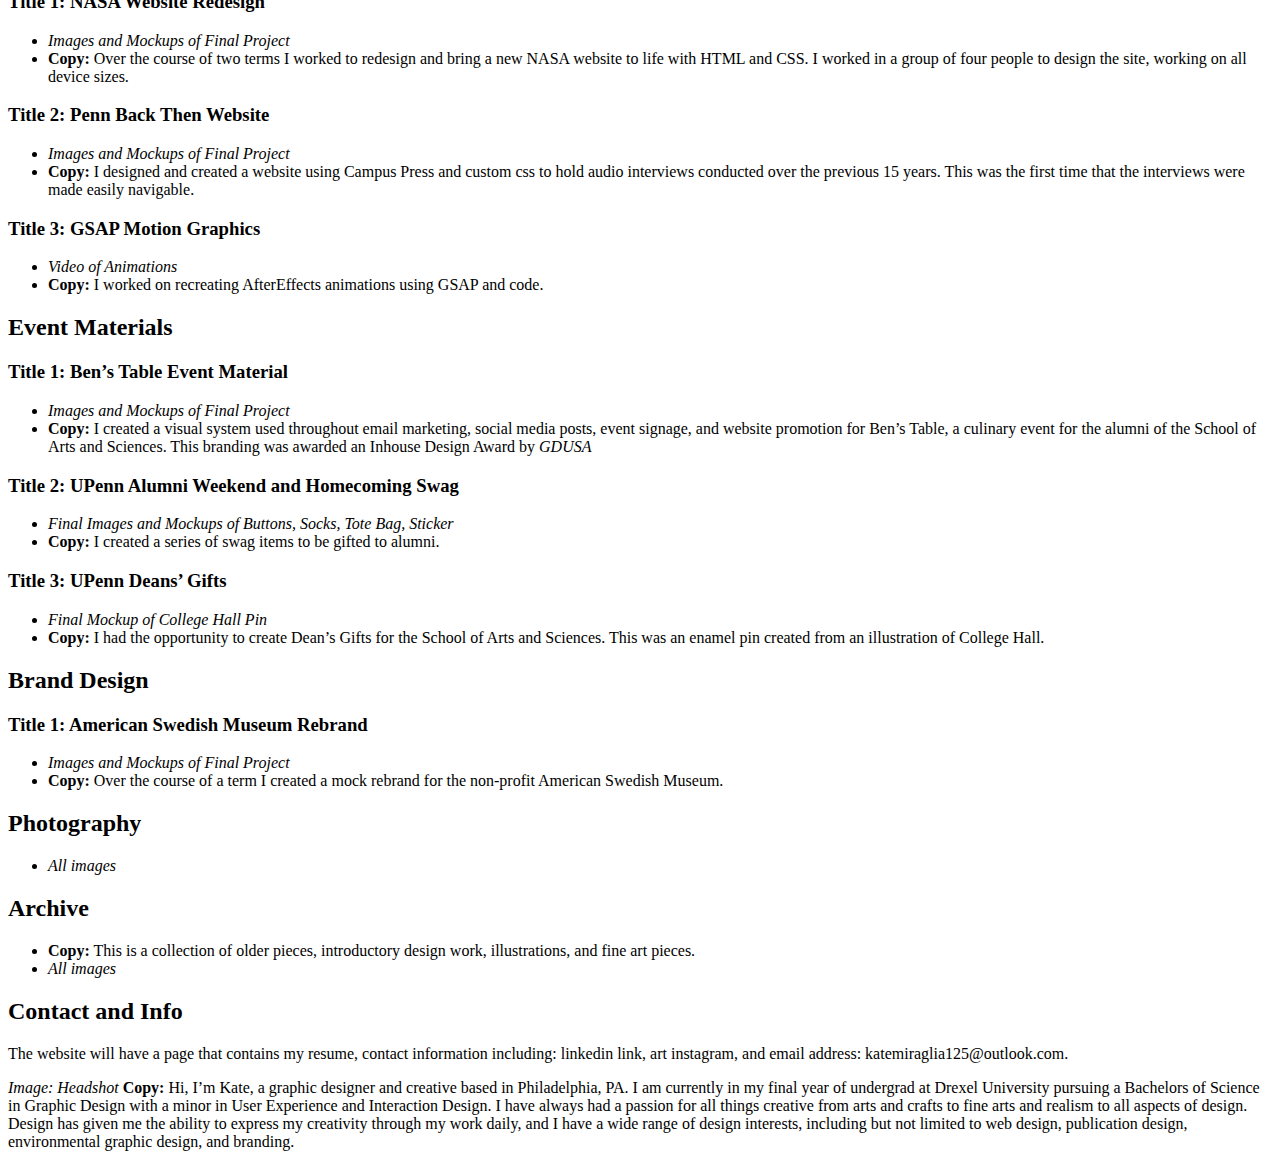
<file: README.html>
<!DOCTYPE html>
<html xmlns="http://www.w3.org/1999/xhtml" lang="en">
<head>
	<meta charset="utf-8"/>
</head>
<body>

<h1 id="katemiraglia">Kate Miraglia</h1>

<h2 id="home"> Home</h2>

<h3 id="environmentalgraphicdesign">Environmental Graphic Design</h3>

<ul>
<li> (Images of two projects)</li>
<li>(First image: elevation of Equity of Ecology)</li>
<li><strong>Copy</strong>: Equity in Ecology Mock Exhibition Design</li>
<li>(Second Image: Detail shot of Map of Anthony Bourdain’s Favorite NYC Restaurants)</li>
<li><strong>Copy</strong>: Map Design of Anthony Bourdain’s Favorite Restaurants throughout New York City</li>
</ul>

<h3 id="publicationdesign">Publication Design</h3>

<ul>
<li>(Images of two projects)</li>
<li>(First image: Feature from &amp; Drinks)</li>
<li><strong>Copy</strong>: Mock magazine Publication Design</li>
<li>(Second Image: Detail Shot from Omnia)</li>
<li><strong>Copy</strong>: University of Pennsylvania’s School of Arts and Sciences alumni magazine: <em>Omnia.</em></li>
</ul>

<h3 id="webanddigitaldesign">Web and Digital Design</h3>

<ul>
<li>(Images of two projects)</li>
<li>(First image: NASA site rebrand detail)</li>
<li><strong>Copy</strong>: Nasa Website Redesign</li>
<li>(Second Image: Detail Shot from Penn Back Then Site)</li>
<li> Penn Back Then Site for the UPenn School of Arts and Sciences</li>
</ul>

<h3 id="eventmaterials">Event Materials</h3>

<ul>
<li>(Images of two projects)</li>
<li>(First image: Detail of Ben’s Table Event Material)</li>
<li><strong>Copy</strong>: Ben&#8217;s Table Event in NYC</li>
<li>(Second Image: Detail Shot of Homecoming Swag Materials)</li>
<li><strong>Copy</strong>: Swag materials for both Alumni Weekend and Homecoming.</li>
</ul>

<h3 id="branddesign">Brand Design</h3>

<ul>
<li>(Images of American Swedish Museum Rebrand project)</li>
<li><strong>Copy</strong>: American Swedish Museum Mock Rebrand</li>
</ul>

<h3 id="photography">Photography</h3>

<ul>
<li>(Just two images)</li>
</ul>

<h3 id="archive">Archive</h3>

<ul>
<li>(Just two images of older/fine arts projects)</li>
</ul>

<h2 id="environmentalgraphicdesign">Environmental Graphic Design</h2>

<h3 id="title1:equityinecology">Title 1: Equity in Ecology</h3>

<ul>
<li><em>Images and Mockups of Final Project</em></li>
<li><strong>Copy:</strong> Over the course of four weeks I worked to create an exhibition design that reported on the issue of environmental racism throughout the United States. I began by researching and creating text that would be displayed and created a visual language to highlight this problem and possible solutions. I worked to adhere to EGD standards for accessibility and used language to try to cater to different audiences.</li>
</ul>

<h3 id="title2:anthonybourdain’sfavoritenycrestaurants">Title 2: Anthony Bourdain’s Favorite NYC Restaurants</h3>

<ul>
<li><em>Images and Mockup of Map</em></li>
<li><strong>Copy:</strong> While focusing on standards of Environmental Graphic Design and wayfind I was challenged to create a map that could lead the viewer from point a to point b. I tried to capture the energy of Anthony Bourdain and his love and passion for food and culture in this piece.</li>
</ul>

<h2 id="publicationdesign">Publication Design</h2>

<h3 id="title1:drinksmagazine"><strong>Title 1:</strong> &amp; Drinks Magazine</h3>

<ul>
<li><em>Images and Mockups of Final Project</em></li>
<li><strong>Copy:</strong> In my Publication Design course, we were tasked with creating and designing a magazine. My concept called &#8220;&amp; Drinks&#8221; is a culinary and culture magazine that focuses on a different global cuisine found in New York City in every issue.</li>
</ul>

<h3 id="title2:_omnia_"><strong>Title 2:</strong> <em>Omnia</em></h3>

<ul>
<li><em>Images and Mockups of Final Project</em></li>
<li><strong>Copy:</strong> During my time as a graphic designer at the University of Pennsylvania I was able to work on multiple features within the School of Arts and Sciences Alumni Magazine Omnia. I worked on both the Spring/Summer 2023 and Fall/Winter 2023 Editions.</li>
</ul>

<h2 id="webanddigitaldesign">Web and Digital Design</h2>

<h3 id="title1:nasawebsiteredesign"><strong>Title 1:</strong> NASA Website Redesign</h3>

<ul>
<li><em>Images and Mockups of Final Project</em></li>
<li><strong>Copy:</strong> Over the course of two terms I worked to redesign and bring a new NASA website to life with HTML and CSS. I worked in a group of four people to design the site, working on all device sizes.</li>
</ul>

<h3 id="title2:pennbackthenwebsite"><strong>Title 2:</strong> Penn Back Then Website</h3>

<ul>
<li><em>Images and Mockups of Final Project</em></li>
<li><strong>Copy:</strong> I designed and created a website using Campus Press and custom css to hold audio interviews conducted over the previous 15 years. This was the first time that the interviews were made easily navigable.</li>
</ul>

<h3 id="title3:gsapmotiongraphics"><strong>Title 3:</strong> GSAP Motion Graphics</h3>

<ul>
<li><em>Video of Animations</em></li>
<li><strong>Copy:</strong> I worked on recreating AfterEffects animations using GSAP and code.</li>
</ul>

<h2 id="eventmaterials">Event Materials</h2>

<h3 id="title1:ben’stableeventmaterial"><strong>Title 1:</strong> Ben’s Table Event Material</h3>

<ul>
<li><em>Images and Mockups of Final Project</em></li>
<li><strong>Copy:</strong> I created a visual system used throughout email marketing, social media posts, event signage, and website promotion for Ben’s Table, a culinary event for the alumni of the School of Arts and Sciences. This branding was awarded an Inhouse Design Award by <em>GDUSA</em></li>
</ul>

<h3 id="title2:upennalumniweekendandhomecomingswag"><strong>Title 2:</strong> UPenn Alumni Weekend and Homecoming Swag</h3>

<ul>
<li><em>Final Images and Mockups of Buttons, Socks, Tote Bag, Sticker</em></li>
<li><strong>Copy:</strong> I created a series of swag items to be gifted to alumni.</li>
</ul>

<h3 id="title3:upenndeans’gifts"><strong>Title 3:</strong> UPenn Deans’ Gifts</h3>

<ul>
<li><em>Final Mockup of College Hall Pin</em></li>
<li><strong>Copy:</strong> I had the opportunity to create Dean’s Gifts for the School of Arts and Sciences. This was an enamel pin created from an illustration of College Hall.</li>
</ul>

<h2 id="branddesign">Brand Design</h2>

<h3 id="title1:americanswedishmuseumrebrand"><strong>Title 1:</strong> American Swedish Museum Rebrand</h3>

<ul>
<li><em>Images and Mockups of Final Project</em></li>
<li><strong>Copy:</strong> Over the course of a term I created a mock rebrand for the non-profit American Swedish Museum.</li>
</ul>

<h2 id="photography">Photography</h2>

<ul>
<li><em>All images</em></li>
</ul>

<h2 id="archive">Archive</h2>

<ul>
<li><strong>Copy:</strong> This is a collection of older pieces, introductory design work, illustrations, and fine art pieces.</li>
<li><em>All images</em></li>
</ul>

<h2 id="contactandinfo">Contact and Info</h2>

<p>The website will have a page that contains my resume, contact information including: linkedin link, art instagram, and email address: katemiraglia125@outlook.com.</p>

<p><em>Image: Headshot</em>
<strong>Copy:</strong> Hi, I’m Kate, a graphic designer and creative based in Philadelphia, PA. I am currently in my final year of undergrad at Drexel University pursuing a Bachelors of Science in Graphic Design with a minor in User Experience and Interaction Design. I have always had a passion for all things creative from arts and crafts to fine arts and realism to all aspects of design. Design has given me the ability to express my creativity through my work daily, and I have a wide range of design interests, including but not limited to web design, publication design, environmental graphic design, and branding.</p>

</body>
</html>
</file>
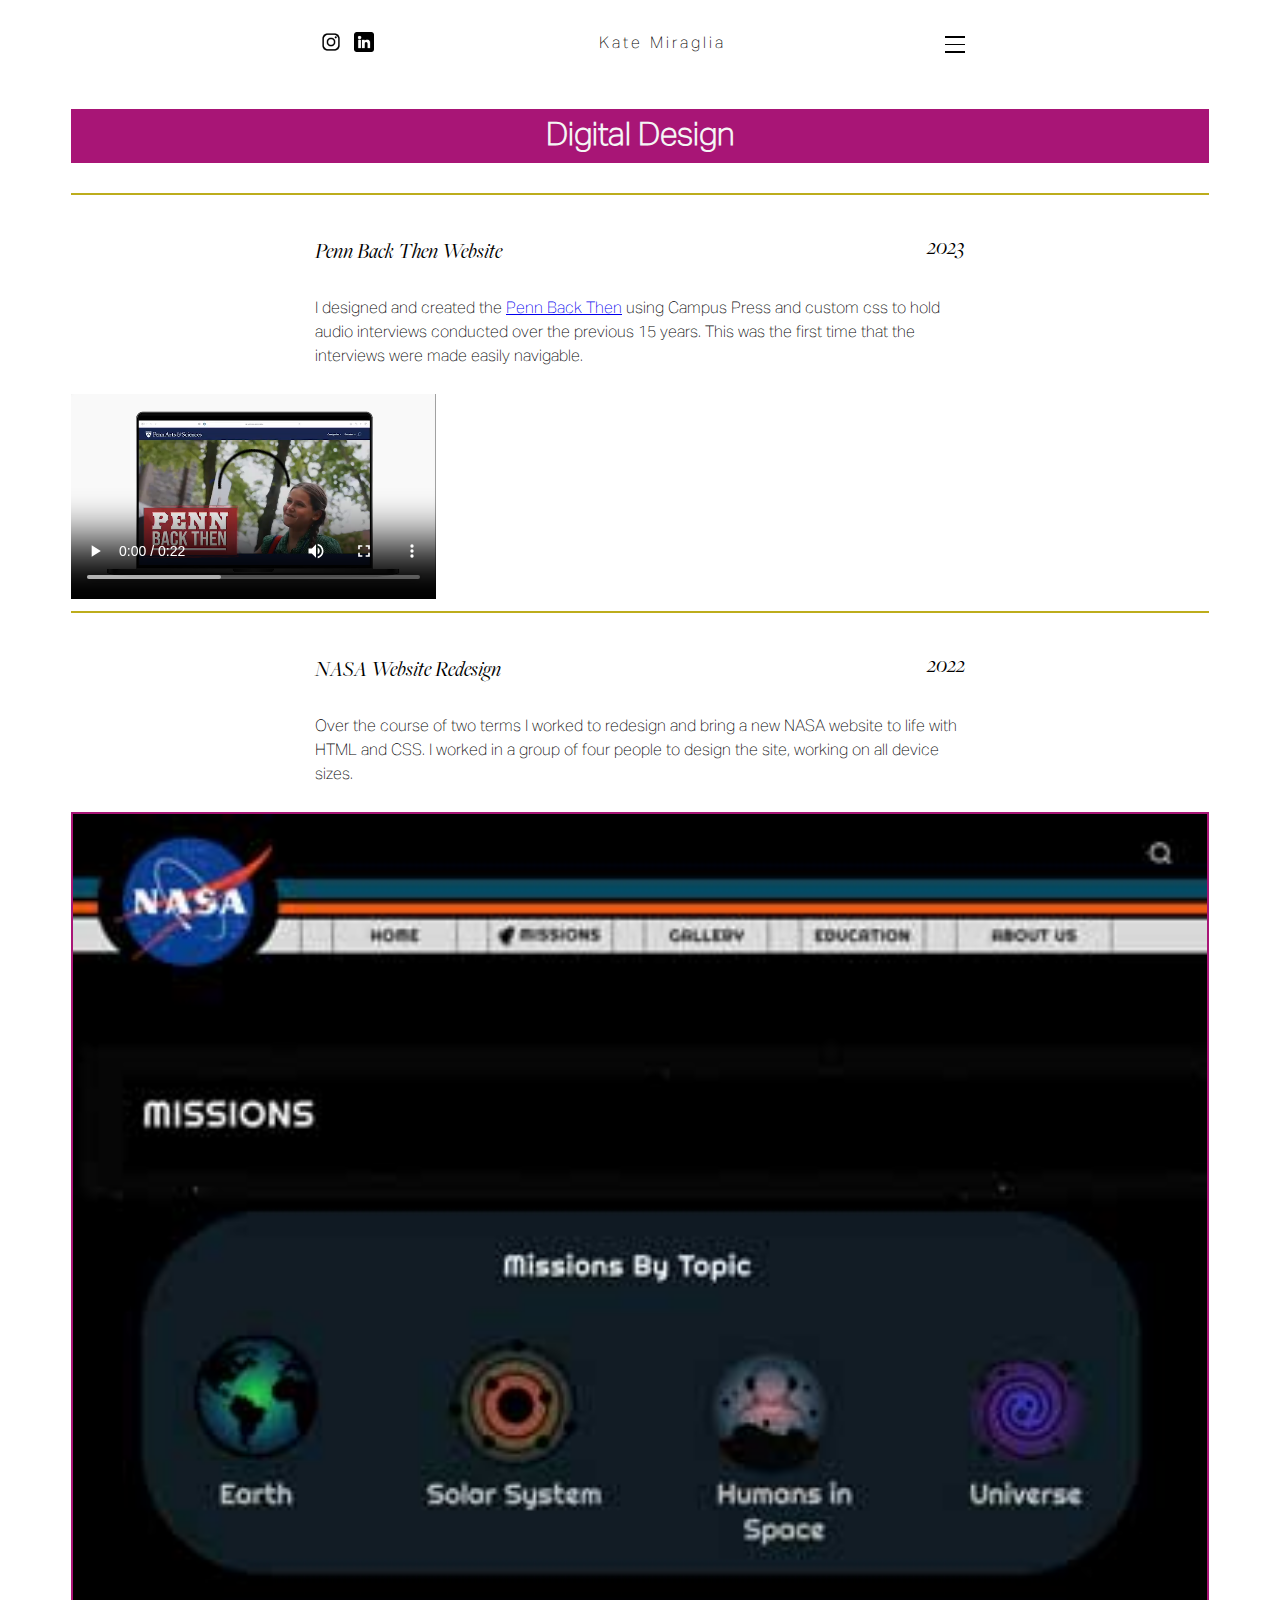
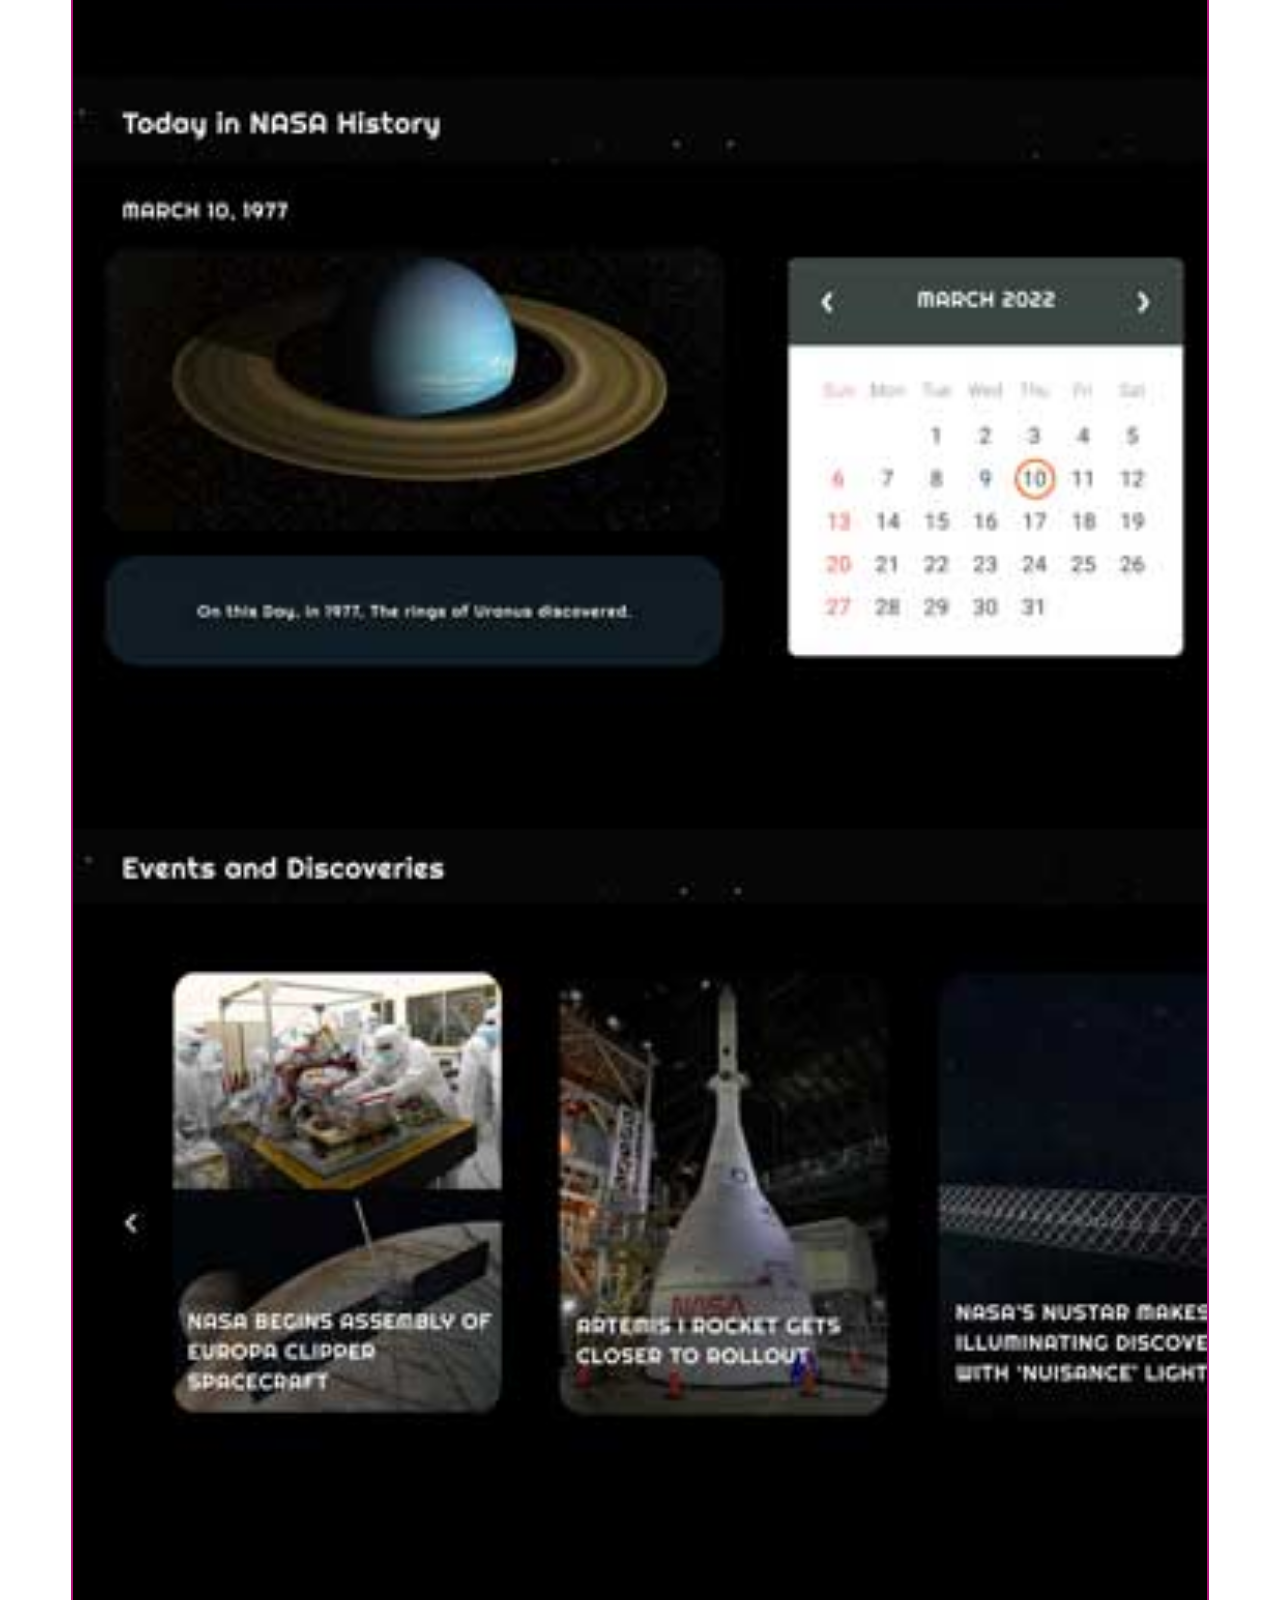
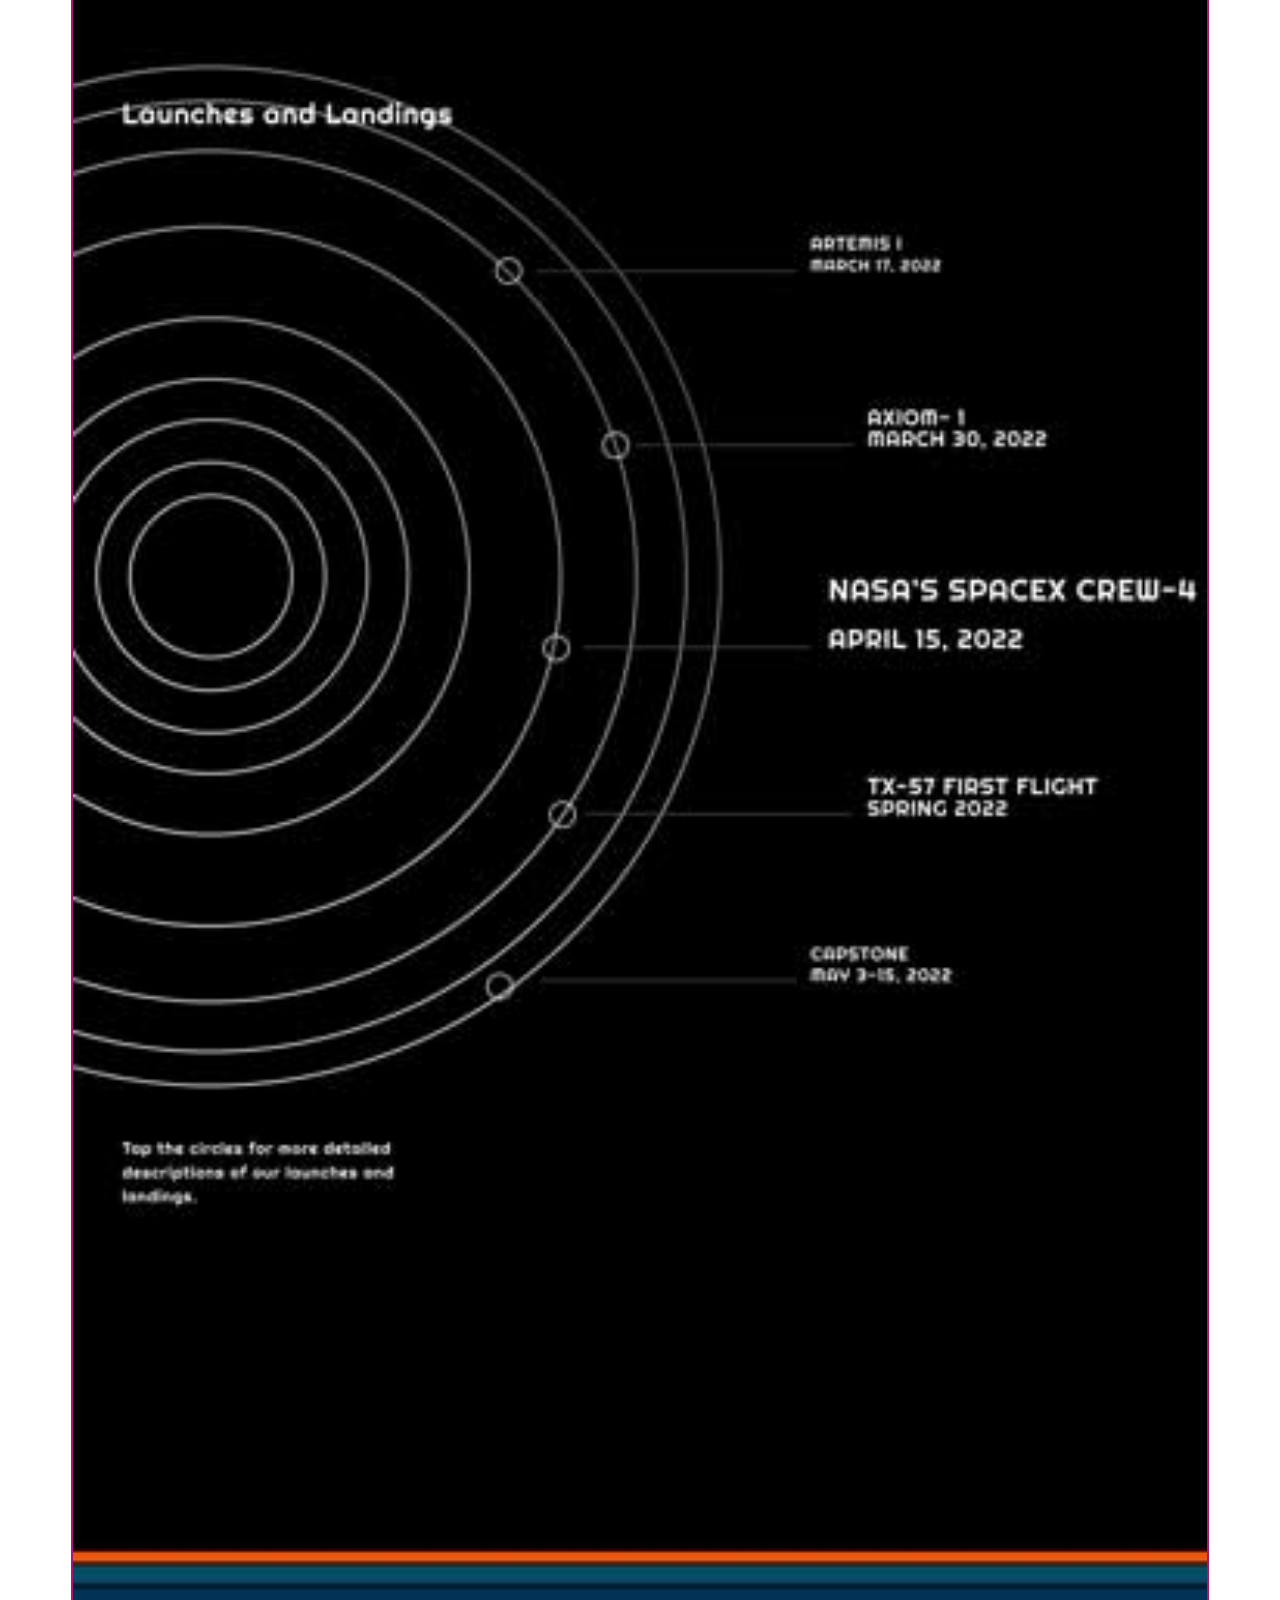
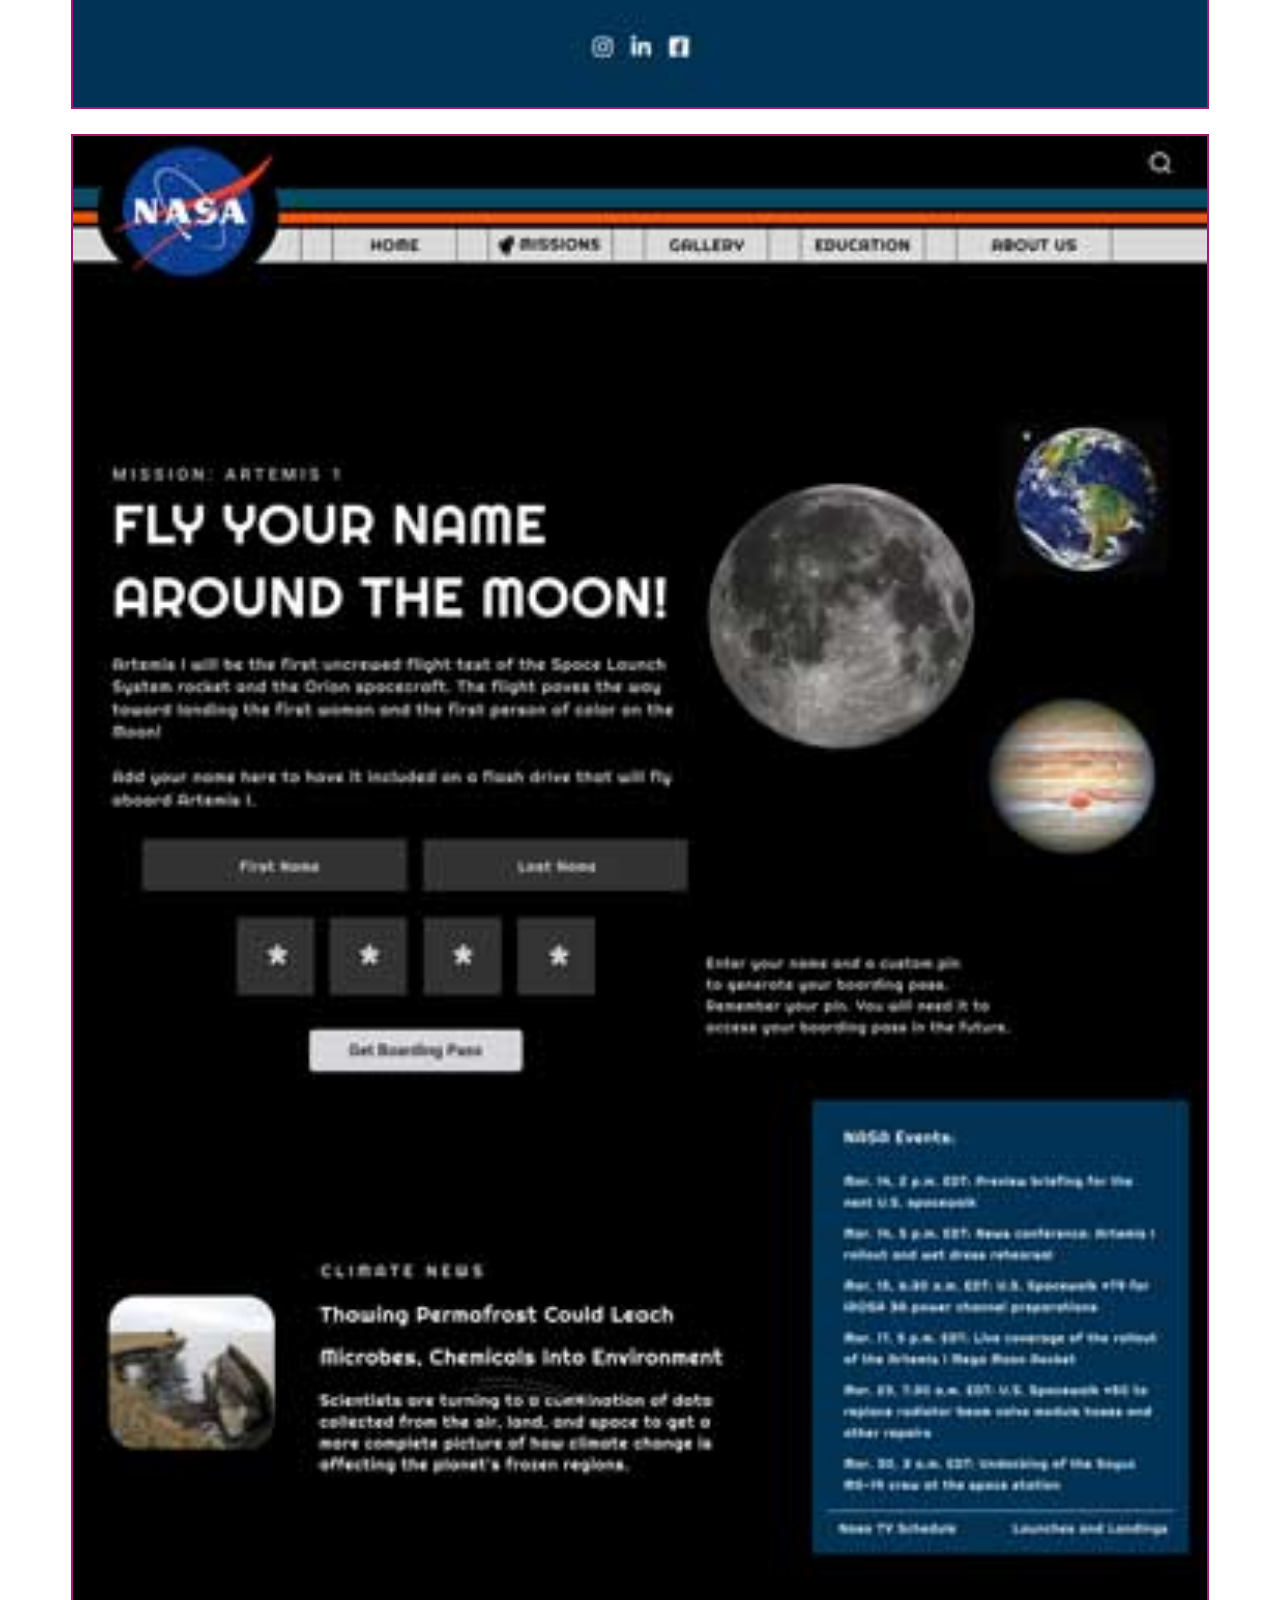
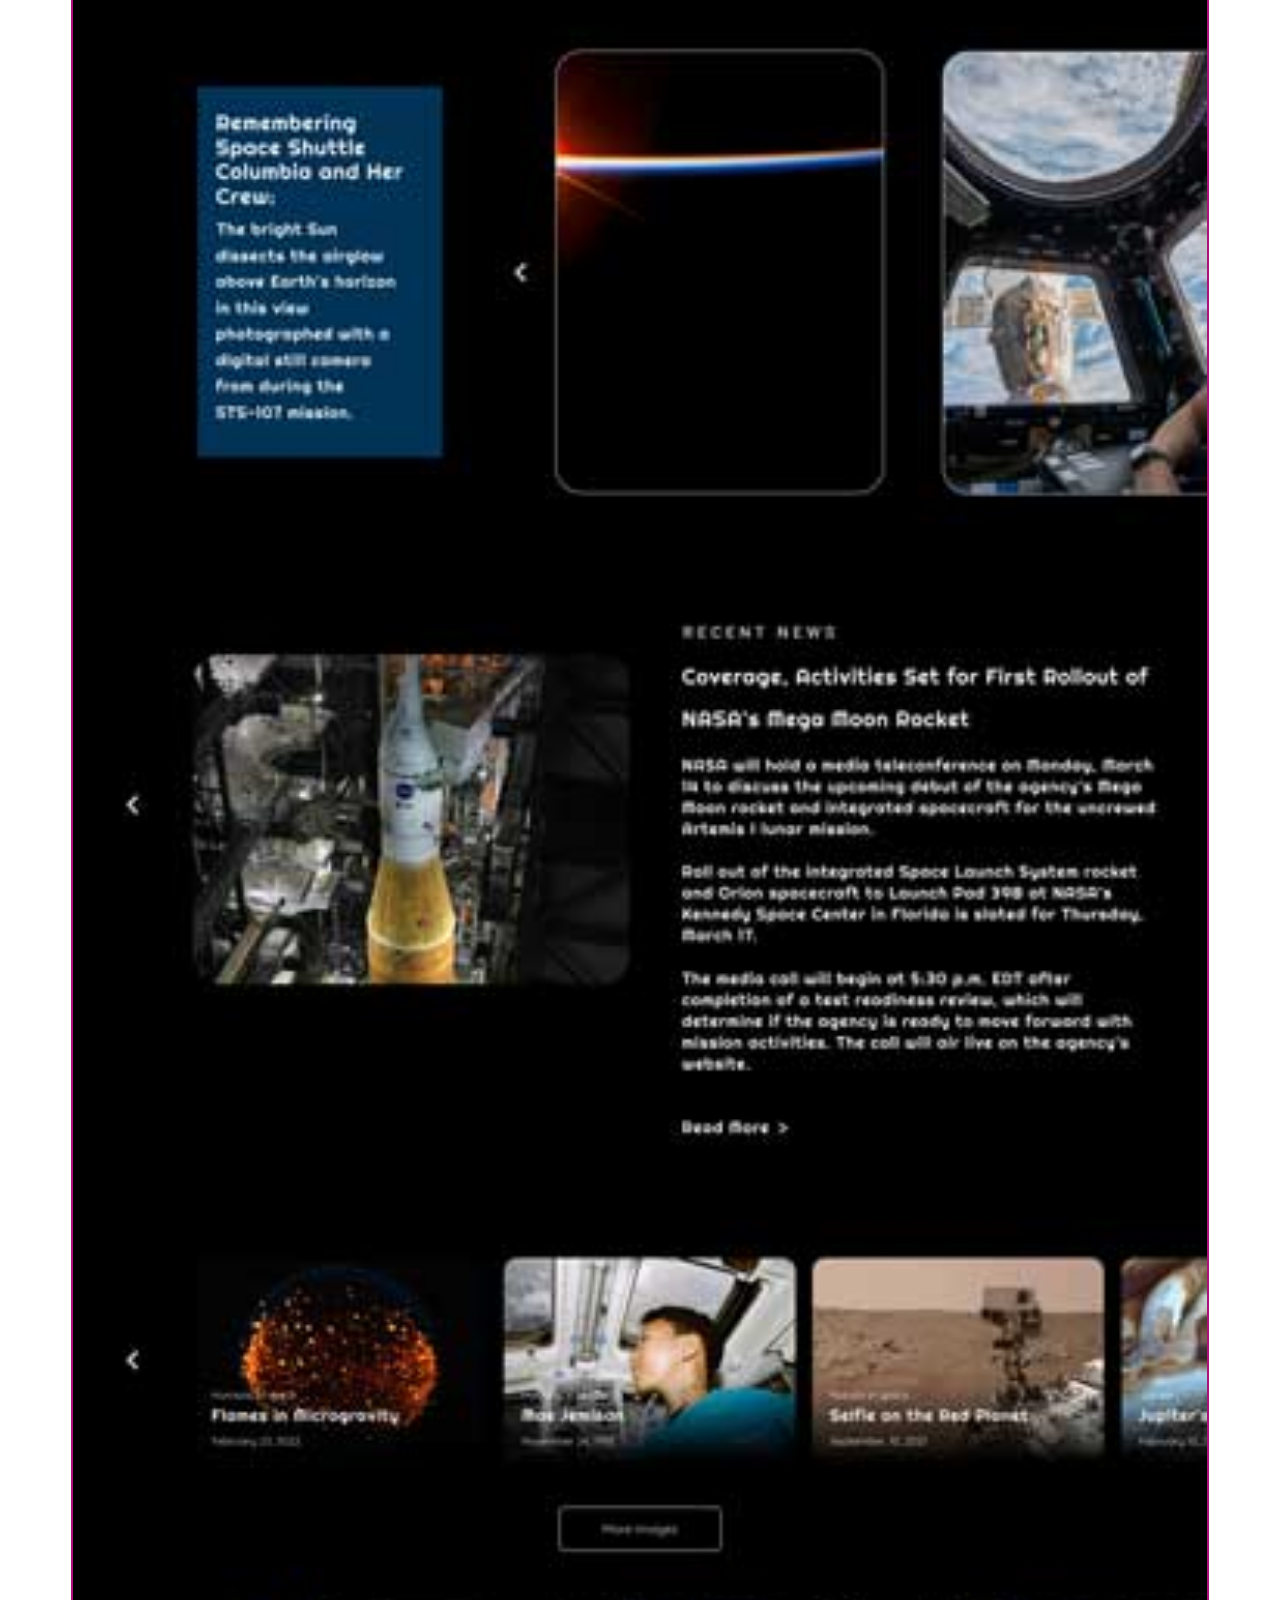
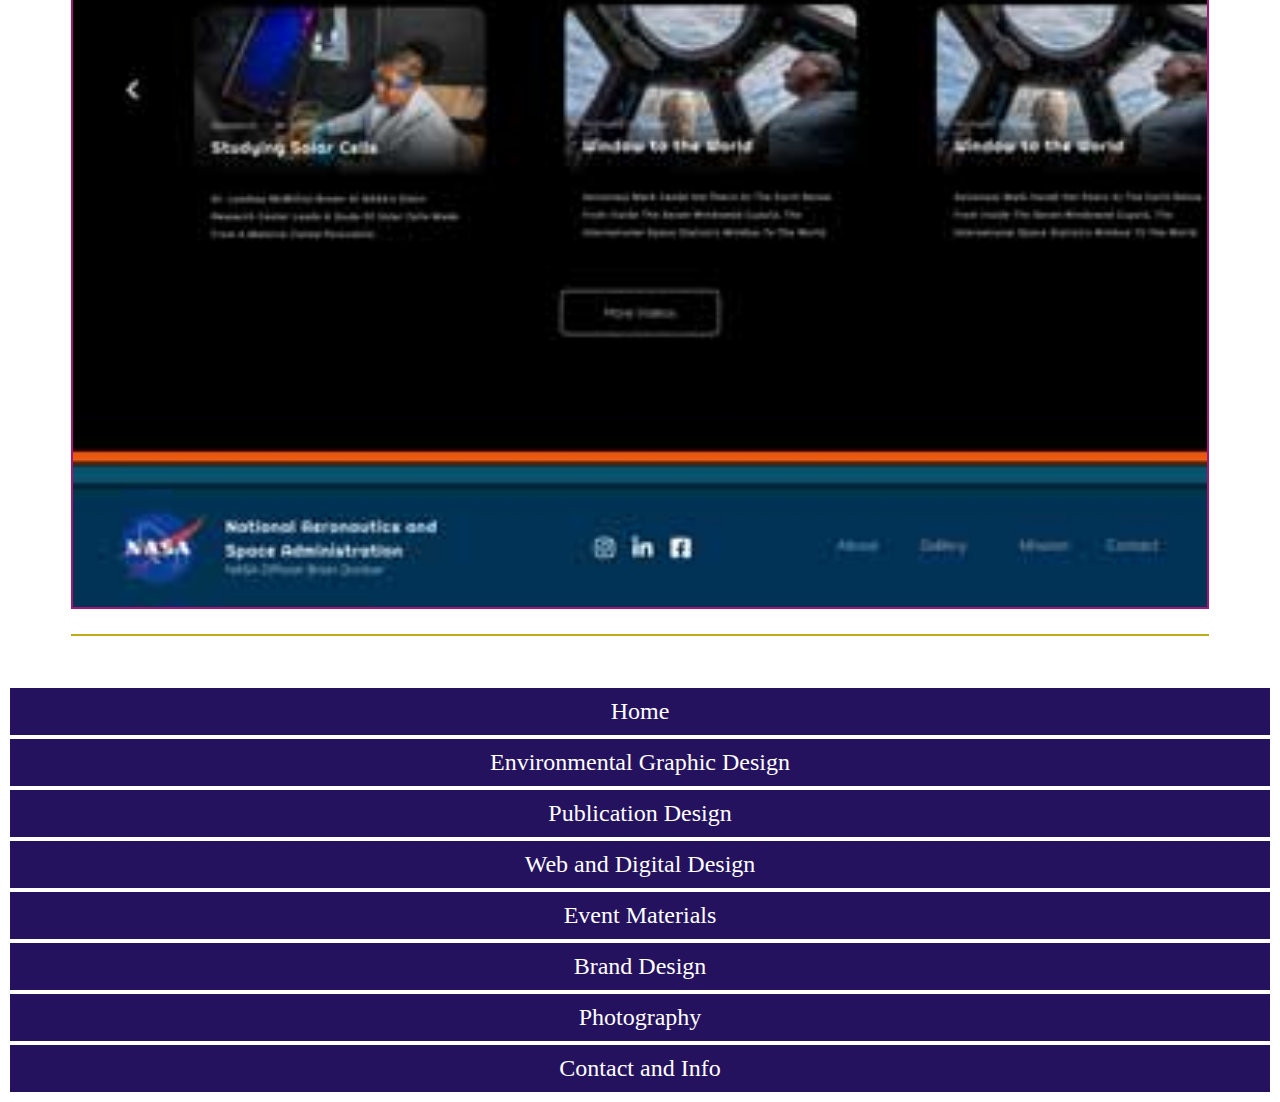
<file: web.html>
<!DOCTYPE html>
<html lang="en">
  <head>
    <meta charset="UTF-8" />
    <meta name="viewport" content="width=device-width, initial-scale=1.0" />
    <link rel="stylesheet" type="text/css" href="styles.css" />
    <title>Web and Digital Design</title>
  </head>
  <body>
    <header>
      <!--Top Nav-->
      <section class="headercolumn">
        <div class="icons">
          <a
            class="socials"
            href="https://www.instagram.com/artofkate/"
            target="_blank"
          >
            <img
              class="socials"
              src="Images/instagram.png"
              width="20"
              alt="instagram logo"
          /></a>
          <a
            class="socials"
            href="https://www.linkedin.com/in/kate-miraglia-063b0910a/"
            target="_blank"
          >
            <img
              class="socials"
              src="Images/linkedin.png"
              width="20"
              alt="linkedin logo"
            />
          </a>
        </div>
        <a class="centertitle" href="index.html">Kate Miraglia</a>
        <a href="web.html#bottom">
          <div class="hamburger_container">
            <hr class="hamburger" />
            <hr class="hamburger" />
            <hr class="hamburger" />
          </div>
        </a>
      </section>
      <!--Top Nav End-->
    </header>

    <div class="homecategories"><h1>Digital Design</h1></div>
    <hr />
    <section id="pbt">
      <div class="image-text">
        <div class="left-text">
          <h3>Penn Back Then Website</h3>
        </div>
        <div class="right-text"><h4>2023</h4></div>
      </div>
    </section>
    <p>
      I designed and created the
      <a href="https://web.sas.upenn.edu/penn-back-then/" target="_blank"
        >Penn Back Then</a
      >
      using Campus Press and custom css to hold audio interviews conducted over
      the previous 15 years. This was the first time that the interviews were
      made easily navigable.
    </p>
    <div class="video">
      <video width="365" controls autoplay>
        <source class="video" src="Images/mockupvideo_3.mp4" type="video/mp4" />
        Your browser does not support the video tag.
      </video>
    </div>
    <section id="nasa">
      <hr />
      <div class="image-text">
        <div class="left-text">
          <h3>NASA Website Redesign</h3>
        </div>
        <div class="right-text"><h4>2022</h4></div>
      </div>
    </section>
    <p>
      Over the course of two terms I worked to redesign and bring a new NASA
      website to life with HTML and CSS. I worked in a group of four people to
      design the site, working on all device sizes.
    </p>
    <!--Images Nasa-->
    <figure>
      <img
        src="Images/nasa1.jpg"
        alt="Homepage of Nasa Website redesign high fidelity wireframe"
        class="homepage-images"
        width="365"
      />
      <img
        src="Images/nasa2.jpg"
        alt="Page of Nasa Website redesign high fidelity wireframe"
        class="homepage-images"
        width="365"
      />
    </figure>

    <hr />
    <section id="bottom">
      <nav>
        <ul>
          <li><a href="index.html">Home</a></li>
          <li><a href="egd.html">Environmental Graphic Design</a></li>
          <li><a href="publication.html">Publication Design</a></li>
          <li><a href="web.html">Web and Digital Design</a></li>
          <li><a href="events.html">Event Materials</a></li>
          <li><a href="brand.html">Brand Design</a></li>
          <li><a href="photo.html">Photography</a></li>
          <li><a href="contact.html">Contact and Info</a></li>
        </ul>
      </nav>
    </section>
  </body>
</html>
</file>
<file: styles.css>
@font-face {
  font-family: "Aktiv Grotesk";
  src: url("fonts/AktivGrotesk-Thin.otf") format("opentype");
}

@font-face {
  font-family: "FreightBook";
  src: url("fonts/Freight-Big-Pro-Book.otf") format("opentype");
}
@font-face {
  font-family: "FreightItalic";
  src: url("fonts/Freight-Big-Pro-Book-Italic.otf") format("opentype");
}
@font-face {
  font-family: "FreightBold";
  src: url("fonts/Freight-Big-Pro-Bold.otf") format("opentype");
}
@font-face {
  font-family: "FreightBoldItalic";
  src: url("fonts/Freight-Big-Pro-Bold-Italic.otf") format("opentype");
}
@font-face {
  font-family: "Freigeist-Medium";
  src: url("fonts/Freigeist-Medium.ttf") format("truetype");
}
:root {
  --font-aktiv: "Aktiv Grotesk";
  --font-freight-i: "FreightItalic";
  --font-freight: "FreightBook";
  --font-freightbold: "FreightBold";
  --font-freightbold-i: "FreightBoldItalic";
  --font-logo: "Freigeist-Medium";
  --pinkcolor: #a81576;
  --bluecolor: #25125f;
  --yellowcolor: #bdad1c;
}

* {
  box-sizing: border-box;
}

hr {
  border: 0;
  height: 2px;
  background-color: var(--yellowcolor);
  width: 90%;
  margin-bottom: 20px;
}
.betweenproject {
  border: 0;
  height: 0.5px;
  background-color: var(--yellowcolor);
  width: 90%;
}
.icons {
  display: flex;
  width: 10%;
  justify-content: space-between;
}

.socials {
  align-self: center;
  margin: 0 auto;
  text-align: center;
  border: none;
}

.centertitle {
  text-align: center;
  position: relative;
  letter-spacing: 3px;
  text-decoration: none;
  font-family: var(--font-aktiv);
  max-width: 650px;
  margin: 5px auto;
  color: black;
}

.headercolumn {
  display: flex;
  justify-content: space-between;
  width: 95%;
  max-width: 650px;
  margin: 30px auto;
}

.hamburger {
  width: 20px;
  height: 1.5px;
  background-color: black;
  margin: 6px 0;
}

.bio-paragraph {
  font-family: var(--font-aktiv);
  padding: 20px 0;
  width: 90%;
  max-width: 500px;
  text-align: justify;
  line-height: 1.6;
  background-color: white;
}
.headshot {
  z-index: 100;
  margin: 0 5%;
}
.bio-paragraph_contact {
  font-family: var(--font-aktiv);
  padding: 20px;

  max-width: 500px;
  text-align: justify;
  line-height: 1.6;
  background-color: white;
  position: relative;
  z-index: 200;
  border: 2px solid var(--pinkcolor);
  margin: -50px 10% 50px 10%;
}
.pull1 {
  font-family: var(--font-freight-i);
  color: #a81576;
  font-size: 150%;
  line-height: 0.6;
}
.pull2 {
  font-family: var(--font-freight-i);
  color: #655c0a;
  font-size: 120%;
  line-height: 0.6;
}
.pull3 {
  font-family: var(--font-freight-i);
  color: #25125f;
  font-size: 150%;
  line-height: 0.6;
}

p {
  font-family: var(--font-aktiv);
  font-size: clamp(13px, 4.8vw, 16px);
  width: 90%;
  max-width: 650px;
  margin: 0 auto 25px auto;
  line-height: 1.5;
}

h1 {
  font-family: var(--font-aktiv);
  font-weight: 700;
  margin: 50px auto 30px auto;
  width: 90%;
  max-width: 650px;

  text-align: center;
}
h2 {
  font-family: var(--font-aktiv);
  font-weight: 700;
  margin: 50px auto 20px auto;
  width: 90%;
  max-width: 650px;
}

h3,
h4 {
  font-family: var(--font-freight-i);
  font-weight: 100;
  font-size: 22px;
}
h4 {
  line-height: 0.3;
}

.project {
  display: flex;
  flex-direction: column;
  align-items: center;
}
.image-text {
  display: flex;
  justify-content: space-between;
  width: 90%;
  max-width: 650px;
  margin: 0 auto 10px auto;
}
.left-text {
  text-align: left;
}
.right-text {
  text-align: right;
}

.home-image-container {
  width: 90%;
  display: block;
  align-content: center;
  margin: 0 auto;
}
.homepage-images {
  max-width: 100%;
  width: 90%;
  height: auto;
  display: block;
  margin: 0 auto 25px auto;
}

ul {
  list-style: none;
  padding: 0;
  margin: 0;
}
nav {
  font-size: 150%;
}
figure {
  margin: 0 auto;
}
nav li {
  background-color: var(--bluecolor);
  border: 2px solid white;
}
nav a {
  display: block;
  padding: 10px;
  text-decoration: none;
  text-align: center;
  color: white;
}
nav li:hover {
  background-color: var(--pinkcolor);
}
nav a:hover {
  display: block;
  padding: 10px;
  text-decoration: none;
}

.kateimage {
  margin: 25px auto 25px auto;
  width: 90%;
  align-items: center;
  display: flex;
  border: none;
}
.video {
  margin: 0 auto;
  max-width: 90%;
}

.description {
  margin-top: 25px;
}
a.name {
  color: var(--bluecolor);
  text-decoration: none;
  font-size: large;
}
a.name:hover {
  color: var(--pinkcolor);
  text-decoration: none;
  font-size: large;
}

a.homecategories {
  color: whitesmoke;
  text-decoration: none;
  display: block;
  background-color: #a81576;
  /* background: url("Images/150ppi/header_background.png") no-repeat; */
  background-size: 100% 100%;
  width: 90%;
  margin: 0 auto;
  font-size: 16px;
  line-height: 1.7;
  text-align: center;
}
.homecategories {
  color: whitesmoke;
  text-decoration: none;
  display: block;
  background-color: #a81576;
  /* background: url("Images/150ppi/header_background.png") no-repeat; */
  background-size: 100% 100%;
  width: 90%;
  margin: 0 auto;
  font-size: 16px;
  line-height: 1.7;
  text-align: center;
}
a.homecategories:active {
  color: var(--bluecolor);
}
.homepage-images-container {
  background-color: var(--bluecolor);
  position: relative;
  display: block;
  margin: 0 auto;
  box-sizing: border-box;
  width: 90%;
  max-width: 650px;
}
.homepage-images-container img {
  display: block;
  width: 100%;
}
img {
  border: 2px solid var(--pinkcolor);
}

a:hover img {
  opacity: 0.2;
}

section#bottom {
  margin-top: 50px;
  width: 100%;
}
</file>
